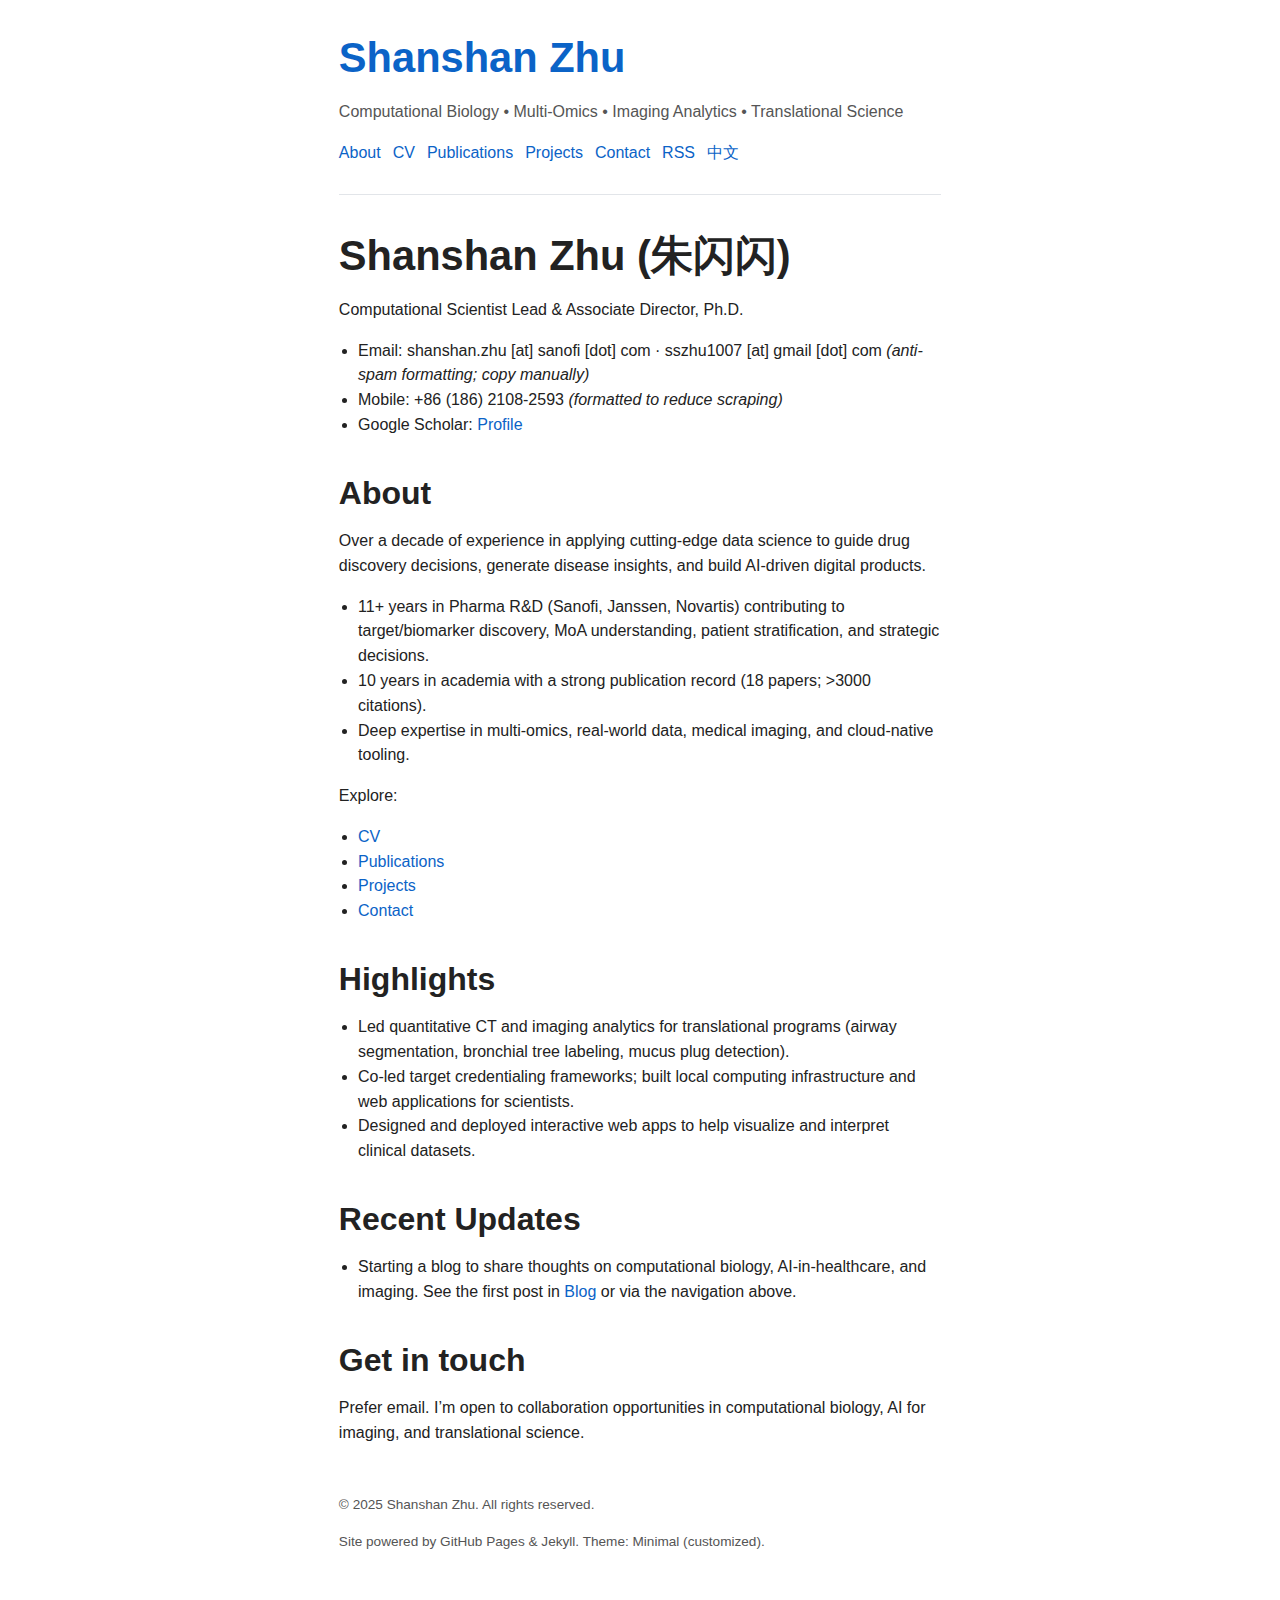
<file: index.html>
<!DOCTYPE html>
<html lang="en">
  <head>
    <meta charset="utf-8" />
    <meta name="viewport" content="width=device-width,initial-scale=1" />
  <title>Shanshan Zhu | Computational Scientist | Shanshan Zhu</title>
  
  <link rel="alternate" hreflang="en" href="https://sszhu.github.io/" />
  <link rel="alternate" hreflang="zh" href="https://sszhu.github.io/zh/" />
    <!-- Favicon & App Icons -->
    <link rel="icon" type="image/svg+xml" href="/assets/img/favicon.svg" />
    <link rel="apple-touch-icon" href="/assets/img/favicon.svg" />
    <!-- Open Graph / Twitter Meta -->
    <meta property="og:title" content="Shanshan Zhu | Computational Scientist" />
    <meta property="og:description" content="Computational scientist specializing in multi-omics, imaging analytics, translational AI, and data-driven drug discovery." />
    <meta property="og:type" content="website" />
    <meta property="og:url" content="https://sszhu.github.io/" />
    <meta property="og:image" content="https://sszhu.github.io/assets/img/og-image.png" />
    <meta name="twitter:card" content="summary_large_image" />
    <meta name="twitter:title" content="Shanshan Zhu | Computational Scientist" />
    <meta name="twitter:description" content="Computational scientist specializing in multi-omics, imaging analytics, translational AI, and data-driven drug discovery." />
    <meta name="twitter:image" content="https://sszhu.github.io/assets/img/og-image.png" />
    <!-- Begin Jekyll SEO tag v2.8.0 -->
<title>Shanshan Zhu Computational Scientist | Shanshan Zhu</title>
<meta name="generator" content="Jekyll v3.10.0" />
<meta property="og:title" content="Shanshan Zhu Computational Scientist" />
<meta name="author" content="Shanshan Zhu" />
<meta property="og:locale" content="en_US" />
<meta name="description" content="Computational scientist specializing in multi-omics, imaging analytics, translational AI, and data-driven drug discovery." />
<meta property="og:description" content="Computational scientist specializing in multi-omics, imaging analytics, translational AI, and data-driven drug discovery." />
<link rel="canonical" href="https://sszhu.github.io/" />
<meta property="og:url" content="https://sszhu.github.io/" />
<meta property="og:site_name" content="Shanshan Zhu" />
<meta property="og:type" content="website" />
<meta name="twitter:card" content="summary" />
<meta property="twitter:title" content="Shanshan Zhu Computational Scientist" />
<script type="application/ld+json">
{"@context":"https://schema.org","@type":"WebSite","author":{"@type":"Person","name":"Shanshan Zhu"},"description":"Computational scientist specializing in multi-omics, imaging analytics, translational AI, and data-driven drug discovery.","headline":"Shanshan Zhu Computational Scientist","name":"Shanshan Zhu","url":"https://sszhu.github.io/"}</script>
<!-- End Jekyll SEO tag -->

    <link rel="alternate" type="application/rss+xml" title="RSS" href="feed.xml" />
    <link rel="stylesheet" href="/assets/css/style.css" />
    <script type="application/ld+json">
    {
      "@context": "https://schema.org",
      "@type": "Person",
      "name": "Shanshan Zhu",
      "alternateName": "朱闪闪",
      "url": "https://sszhu.github.io",
      "jobTitle": "Computational Scientist Lead & Associate Director",
      "email": "mailto:shanshan [dot] zhu [at] sanofi [dot] com",
      "sameAs": [
        "http://scholar.google.com/citations?hl=en&user=cfrySY4AAAAJ",
        "https://github.com/sszhu",
        "https://www.linkedin.com/in/shanshan-z-36b0177a"
      ]
    }
    </script>
    <script>
      // Reconstruct email links from obfuscated markup (optional usage)
      document.addEventListener('DOMContentLoaded', () => {
        document.querySelectorAll('[data-local][data-domain]').forEach(el => {
          const local = el.getAttribute('data-local');
          const domain = el.getAttribute('data-domain');
          if(local && domain){
            const full = local + '@' + domain;
            const a = document.createElement('a');
            a.href = 'mailto:' + full;
            a.textContent = full;
            el.textContent = '';
            el.appendChild(a);
          }
        });
      });
    </script>
  </head>
  <body>
    <a class="skip-link" href="#main">Skip to content</a>
    <header>
      <h1><a href="/">Shanshan Zhu</a></h1>
      <p class="tagline">Computational Biology • Multi-Omics • Imaging Analytics • Translational Science</p>
      <nav aria-label="Primary">
        <ul style="list-style:none;margin:0;padding:0;display:flex;flex-wrap:wrap;gap:.75rem;">
          <li><a href="/about">About</a></li>
          <li><a href="/cv">CV</a></li>
          <li><a href="/publications">Publications</a></li>
          <li><a href="/projects">Projects</a></li>
          <li><a href="/contact">Contact</a></li>
          <li><a href="/feed.xml">RSS</a></li>
          
            <li>
              
                <a href="/zh/" lang="zh" hreflang="zh" aria-label="切换到中文">中文</a>
              
            </li>
          
        </ul>
      </nav>
      <hr />
    </header>
    <main id="main">
      <h1 id="shanshan-zhu-朱闪闪">Shanshan Zhu (朱闪闪)</h1>

<p>Computational Scientist Lead &amp; Associate Director, Ph.D.</p>

<ul>
  <li>Email: shanshan.zhu [at] sanofi [dot] com · sszhu1007 [at] gmail [dot] com <em>(anti-spam formatting; copy manually)</em></li>
  <li>Mobile: +86 (186) 2108‑2593 <em>(formatted to reduce scraping)</em></li>
  <li>Google Scholar: <a href="http://scholar.google.com/citations?hl=en&amp;user=cfrySY4AAAAJ">Profile</a></li>
</ul>

<h2 id="about">About</h2>
<p>Over a decade of experience in applying cutting-edge data science to guide drug discovery decisions, generate disease insights, and build AI-driven digital products.</p>

<ul>
  <li>11+ years in Pharma R&amp;D (Sanofi, Janssen, Novartis) contributing to target/biomarker discovery, MoA understanding, patient stratification, and strategic decisions.</li>
  <li>10 years in academia with a strong publication record (18 papers; &gt;3000 citations).</li>
  <li>Deep expertise in multi-omics, real-world data, medical imaging, and cloud-native tooling.</li>
</ul>

<p>Explore:</p>

<ul>
  <li><a href="/cv/">CV</a></li>
  <li><a href="/publications/">Publications</a></li>
  <li><a href="/projects/">Projects</a></li>
  <li><a href="/contact/">Contact</a></li>
</ul>

<h2 id="highlights">Highlights</h2>
<ul>
  <li>Led quantitative CT and imaging analytics for translational programs (airway segmentation, bronchial tree labeling, mucus plug detection).</li>
  <li>Co-led target credentialing frameworks; built local computing infrastructure and web applications for scientists.</li>
  <li>Designed and deployed interactive web apps to help visualize and interpret clinical datasets.</li>
</ul>

<h2 id="recent-updates">Recent Updates</h2>
<ul>
  <li>Starting a blog to share thoughts on computational biology, AI-in-healthcare, and imaging. See the first post in <a href="./blog.md">Blog</a> or via the navigation above.</li>
</ul>

<h2 id="get-in-touch">Get in touch</h2>
<p>Prefer email. I’m open to collaboration opportunities in computational biology, AI for imaging, and translational science.</p>

    </main>
    <footer>
      <p>&copy; 2025 Shanshan Zhu. All rights reserved.</p>
      <p>Site powered by GitHub Pages & Jekyll. Theme: Minimal (customized).</p>
    </footer>
  </body>
</html>
</file>
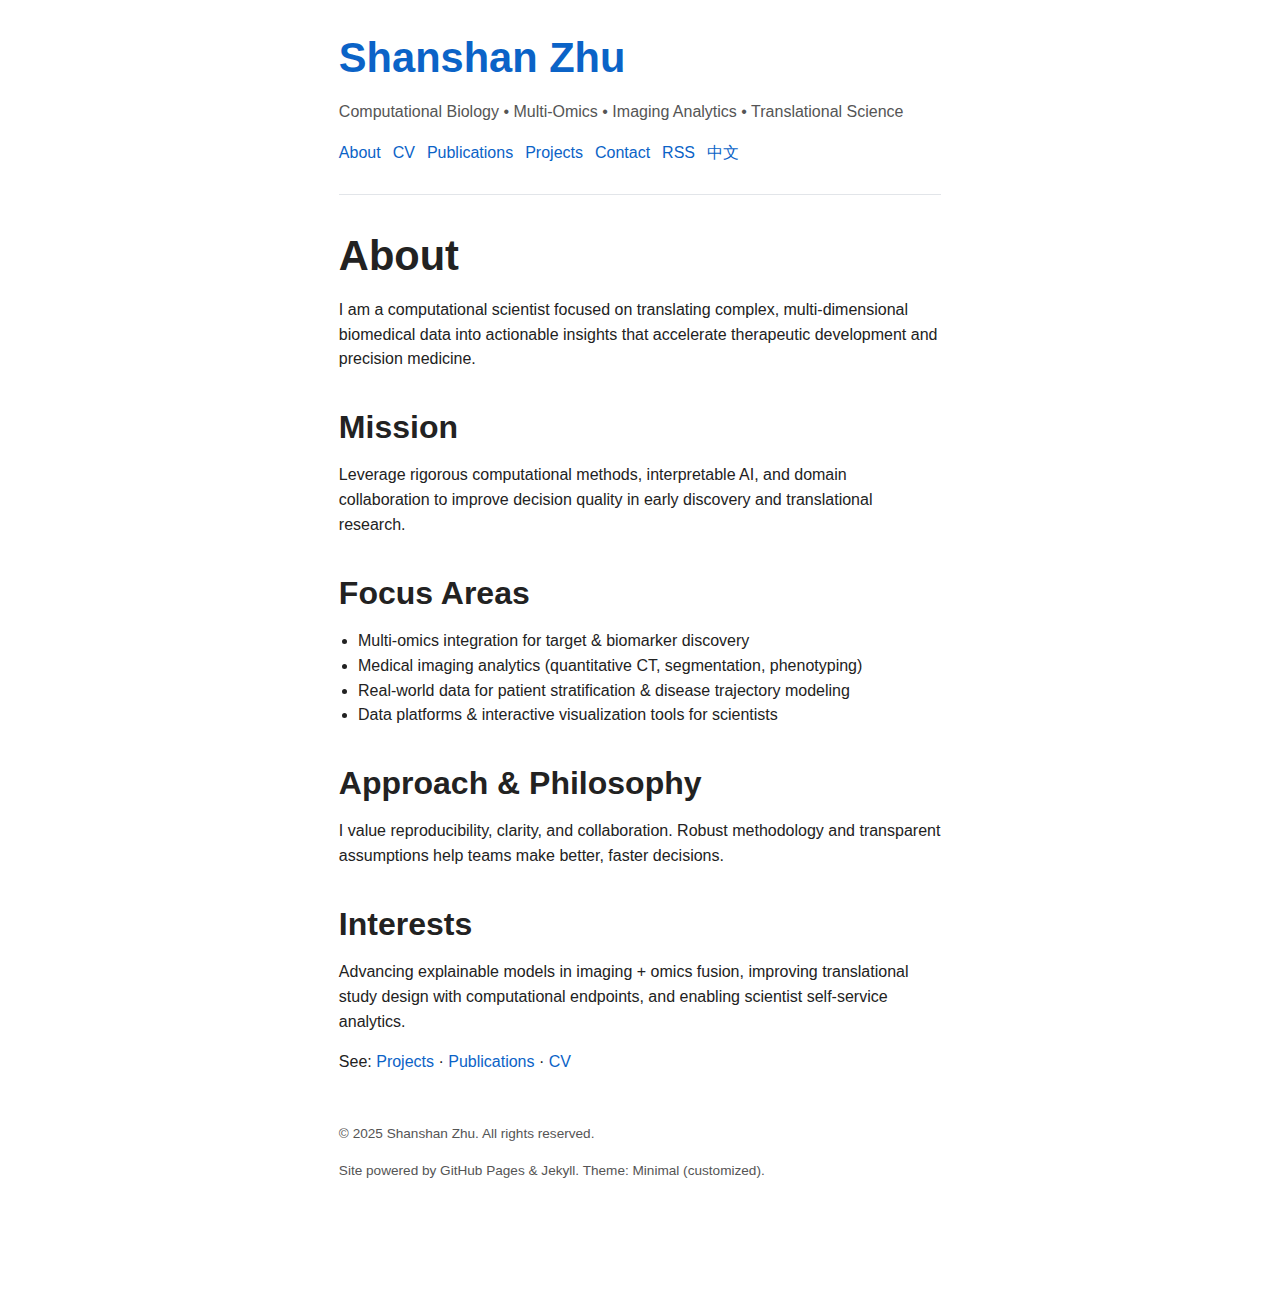
<file: about/index.html>
<!DOCTYPE html>
<html lang="en">
  <head>
    <meta charset="utf-8" />
    <meta name="viewport" content="width=device-width,initial-scale=1" />
  <title>About | Shanshan Zhu</title>
  
  <link rel="alternate" hreflang="en" href="https://sszhu.github.io/" />
  <link rel="alternate" hreflang="zh" href="https://sszhu.github.io/zh/" />
    <!-- Favicon & App Icons -->
    <link rel="icon" type="image/svg+xml" href="/assets/img/favicon.svg" />
    <link rel="apple-touch-icon" href="/assets/img/favicon.svg" />
    <!-- Open Graph / Twitter Meta -->
    <meta property="og:title" content="About" />
    <meta property="og:description" content="About Shanshan Zhu: mission, focus areas, scientific interests, and professional philosophy." />
    <meta property="og:type" content="website" />
    <meta property="og:url" content="https://sszhu.github.io/about/" />
    <meta property="og:image" content="https://sszhu.github.io/assets/img/og-image.png" />
    <meta name="twitter:card" content="summary_large_image" />
    <meta name="twitter:title" content="About" />
    <meta name="twitter:description" content="About Shanshan Zhu: mission, focus areas, scientific interests, and professional philosophy." />
    <meta name="twitter:image" content="https://sszhu.github.io/assets/img/og-image.png" />
    <!-- Begin Jekyll SEO tag v2.8.0 -->
<title>About | Shanshan Zhu</title>
<meta name="generator" content="Jekyll v3.10.0" />
<meta property="og:title" content="About" />
<meta name="author" content="Shanshan Zhu" />
<meta property="og:locale" content="en_US" />
<meta name="description" content="About Shanshan Zhu: mission, focus areas, scientific interests, and professional philosophy." />
<meta property="og:description" content="About Shanshan Zhu: mission, focus areas, scientific interests, and professional philosophy." />
<link rel="canonical" href="https://sszhu.github.io/about/" />
<meta property="og:url" content="https://sszhu.github.io/about/" />
<meta property="og:site_name" content="Shanshan Zhu" />
<meta property="og:type" content="website" />
<meta name="twitter:card" content="summary" />
<meta property="twitter:title" content="About" />
<script type="application/ld+json">
{"@context":"https://schema.org","@type":"WebSite","author":{"@type":"Person","name":"Shanshan Zhu"},"description":"About Shanshan Zhu: mission, focus areas, scientific interests, and professional philosophy.","headline":"About","name":"Shanshan Zhu","url":"https://sszhu.github.io/about/"}</script>
<!-- End Jekyll SEO tag -->

    <link rel="alternate" type="application/rss+xml" title="RSS" href="feed.xml" />
    <link rel="stylesheet" href="/assets/css/style.css" />
    <script type="application/ld+json">
    {
      "@context": "https://schema.org",
      "@type": "Person",
      "name": "Shanshan Zhu",
      "alternateName": "朱闪闪",
      "url": "https://sszhu.github.io",
      "jobTitle": "Computational Scientist Lead & Associate Director",
      "email": "mailto:shanshan [dot] zhu [at] sanofi [dot] com",
      "sameAs": [
        "http://scholar.google.com/citations?hl=en&user=cfrySY4AAAAJ",
        "https://github.com/sszhu",
        "https://www.linkedin.com/in/shanshan-z-36b0177a"
      ]
    }
    </script>
    <script>
      // Reconstruct email links from obfuscated markup (optional usage)
      document.addEventListener('DOMContentLoaded', () => {
        document.querySelectorAll('[data-local][data-domain]').forEach(el => {
          const local = el.getAttribute('data-local');
          const domain = el.getAttribute('data-domain');
          if(local && domain){
            const full = local + '@' + domain;
            const a = document.createElement('a');
            a.href = 'mailto:' + full;
            a.textContent = full;
            el.textContent = '';
            el.appendChild(a);
          }
        });
      });
    </script>
  </head>
  <body>
    <a class="skip-link" href="#main">Skip to content</a>
    <header>
      <h1><a href="/">Shanshan Zhu</a></h1>
      <p class="tagline">Computational Biology • Multi-Omics • Imaging Analytics • Translational Science</p>
      <nav aria-label="Primary">
        <ul style="list-style:none;margin:0;padding:0;display:flex;flex-wrap:wrap;gap:.75rem;">
          <li><a href="/about">About</a></li>
          <li><a href="/cv">CV</a></li>
          <li><a href="/publications">Publications</a></li>
          <li><a href="/projects">Projects</a></li>
          <li><a href="/contact">Contact</a></li>
          <li><a href="/feed.xml">RSS</a></li>
          
            <li>
              
                <a href="/zh/" lang="zh" hreflang="zh" aria-label="切换到中文">中文</a>
              
            </li>
          
        </ul>
      </nav>
      <hr />
    </header>
    <main id="main">
      <h1 id="about">About</h1>

<p>I am a computational scientist focused on translating complex, multi-dimensional biomedical data into actionable insights that accelerate therapeutic development and precision medicine.</p>

<h2 id="mission">Mission</h2>
<p>Leverage rigorous computational methods, interpretable AI, and domain collaboration to improve decision quality in early discovery and translational research.</p>

<h2 id="focus-areas">Focus Areas</h2>
<ul>
  <li>Multi-omics integration for target &amp; biomarker discovery</li>
  <li>Medical imaging analytics (quantitative CT, segmentation, phenotyping)</li>
  <li>Real-world data for patient stratification &amp; disease trajectory modeling</li>
  <li>Data platforms &amp; interactive visualization tools for scientists</li>
</ul>

<h2 id="approach--philosophy">Approach &amp; Philosophy</h2>
<p>I value reproducibility, clarity, and collaboration. Robust methodology and transparent assumptions help teams make better, faster decisions.</p>

<h2 id="interests">Interests</h2>
<p>Advancing explainable models in imaging + omics fusion, improving translational study design with computational endpoints, and enabling scientist self-service analytics.</p>

<p>See: <a href="./projects">Projects</a> · <a href="./publications">Publications</a> · <a href="./cv">CV</a></p>

    </main>
    <footer>
      <p>&copy; 2025 Shanshan Zhu. All rights reserved.</p>
      <p>Site powered by GitHub Pages & Jekyll. Theme: Minimal (customized).</p>
    </footer>
  </body>
</html>
</file>
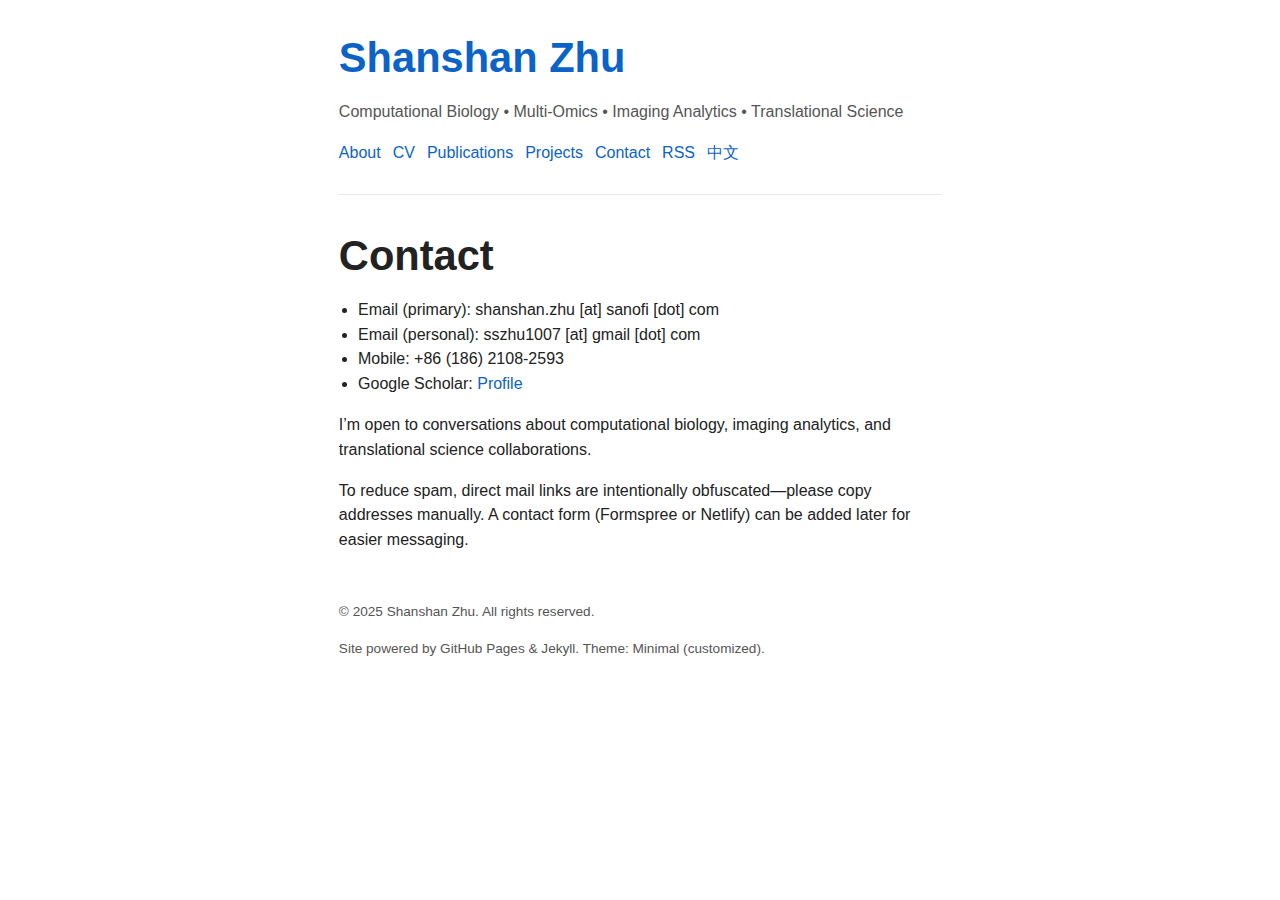
<file: contact/index.html>
<!DOCTYPE html>
<html lang="en">
  <head>
    <meta charset="utf-8" />
    <meta name="viewport" content="width=device-width,initial-scale=1" />
  <title>Contact | Shanshan Zhu</title>
  
  <link rel="alternate" hreflang="en" href="https://sszhu.github.io/" />
  <link rel="alternate" hreflang="zh" href="https://sszhu.github.io/zh/" />
    <!-- Favicon & App Icons -->
    <link rel="icon" type="image/svg+xml" href="/assets/img/favicon.svg" />
    <link rel="apple-touch-icon" href="/assets/img/favicon.svg" />
    <!-- Open Graph / Twitter Meta -->
    <meta property="og:title" content="Contact" />
    <meta property="og:description" content="Contact details for collaboration in computational biology, imaging analytics, and translational science." />
    <meta property="og:type" content="website" />
    <meta property="og:url" content="https://sszhu.github.io/contact/" />
    <meta property="og:image" content="https://sszhu.github.io/assets/img/og-image.png" />
    <meta name="twitter:card" content="summary_large_image" />
    <meta name="twitter:title" content="Contact" />
    <meta name="twitter:description" content="Contact details for collaboration in computational biology, imaging analytics, and translational science." />
    <meta name="twitter:image" content="https://sszhu.github.io/assets/img/og-image.png" />
    <!-- Begin Jekyll SEO tag v2.8.0 -->
<title>Contact | Shanshan Zhu</title>
<meta name="generator" content="Jekyll v3.10.0" />
<meta property="og:title" content="Contact" />
<meta name="author" content="Shanshan Zhu" />
<meta property="og:locale" content="en_US" />
<meta name="description" content="Contact details for collaboration in computational biology, imaging analytics, and translational science." />
<meta property="og:description" content="Contact details for collaboration in computational biology, imaging analytics, and translational science." />
<link rel="canonical" href="https://sszhu.github.io/contact/" />
<meta property="og:url" content="https://sszhu.github.io/contact/" />
<meta property="og:site_name" content="Shanshan Zhu" />
<meta property="og:type" content="website" />
<meta name="twitter:card" content="summary" />
<meta property="twitter:title" content="Contact" />
<script type="application/ld+json">
{"@context":"https://schema.org","@type":"WebPage","author":{"@type":"Person","name":"Shanshan Zhu"},"description":"Contact details for collaboration in computational biology, imaging analytics, and translational science.","headline":"Contact","url":"https://sszhu.github.io/contact/"}</script>
<!-- End Jekyll SEO tag -->

    <link rel="alternate" type="application/rss+xml" title="RSS" href="feed.xml" />
    <link rel="stylesheet" href="/assets/css/style.css" />
    <script type="application/ld+json">
    {
      "@context": "https://schema.org",
      "@type": "Person",
      "name": "Shanshan Zhu",
      "alternateName": "朱闪闪",
      "url": "https://sszhu.github.io",
      "jobTitle": "Computational Scientist Lead & Associate Director",
      "email": "mailto:shanshan [dot] zhu [at] sanofi [dot] com",
      "sameAs": [
        "http://scholar.google.com/citations?hl=en&user=cfrySY4AAAAJ",
        "https://github.com/sszhu",
        "https://www.linkedin.com/in/shanshan-z-36b0177a"
      ]
    }
    </script>
    <script>
      // Reconstruct email links from obfuscated markup (optional usage)
      document.addEventListener('DOMContentLoaded', () => {
        document.querySelectorAll('[data-local][data-domain]').forEach(el => {
          const local = el.getAttribute('data-local');
          const domain = el.getAttribute('data-domain');
          if(local && domain){
            const full = local + '@' + domain;
            const a = document.createElement('a');
            a.href = 'mailto:' + full;
            a.textContent = full;
            el.textContent = '';
            el.appendChild(a);
          }
        });
      });
    </script>
  </head>
  <body>
    <a class="skip-link" href="#main">Skip to content</a>
    <header>
      <h1><a href="/">Shanshan Zhu</a></h1>
      <p class="tagline">Computational Biology • Multi-Omics • Imaging Analytics • Translational Science</p>
      <nav aria-label="Primary">
        <ul style="list-style:none;margin:0;padding:0;display:flex;flex-wrap:wrap;gap:.75rem;">
          <li><a href="/about">About</a></li>
          <li><a href="/cv">CV</a></li>
          <li><a href="/publications">Publications</a></li>
          <li><a href="/projects">Projects</a></li>
          <li><a href="/contact">Contact</a></li>
          <li><a href="/feed.xml">RSS</a></li>
          
            <li>
              
                <a href="/zh/" lang="zh" hreflang="zh" aria-label="切换到中文">中文</a>
              
            </li>
          
        </ul>
      </nav>
      <hr />
    </header>
    <main id="main">
      <h1 id="contact">Contact</h1>

<ul>
  <li>Email (primary): shanshan.zhu [at] sanofi [dot] com</li>
  <li>Email (personal): sszhu1007 [at] gmail [dot] com</li>
  <li>Mobile: +86 (186) 2108‑2593</li>
  <li>Google Scholar: <a href="http://scholar.google.com/citations?hl=en&amp;user=cfrySY4AAAAJ">Profile</a></li>
</ul>

<p>I’m open to conversations about computational biology, imaging analytics, and translational science collaborations.</p>

<p>To reduce spam, direct mail links are intentionally obfuscated—please copy addresses manually. A contact form (Formspree or Netlify) can be added later for easier messaging.</p>

    </main>
    <footer>
      <p>&copy; 2025 Shanshan Zhu. All rights reserved.</p>
      <p>Site powered by GitHub Pages & Jekyll. Theme: Minimal (customized).</p>
    </footer>
  </body>
</html>
</file>
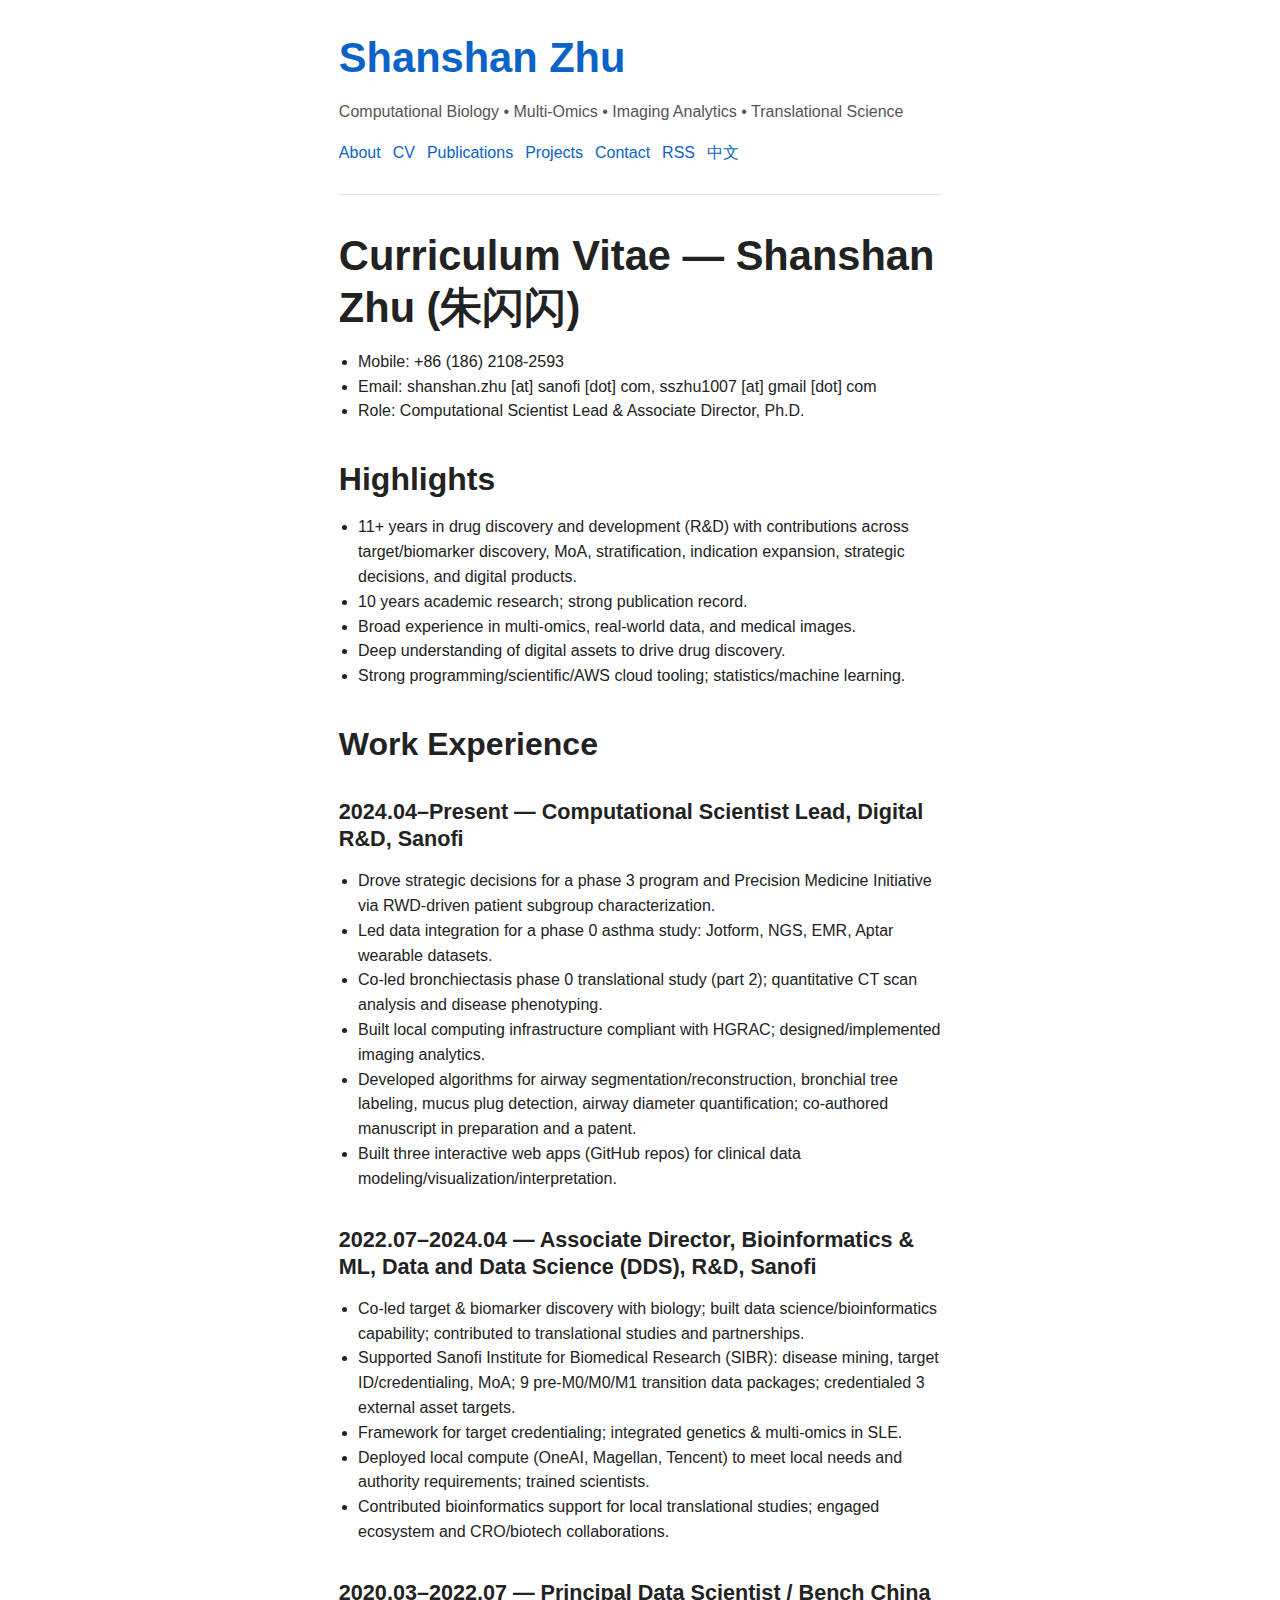
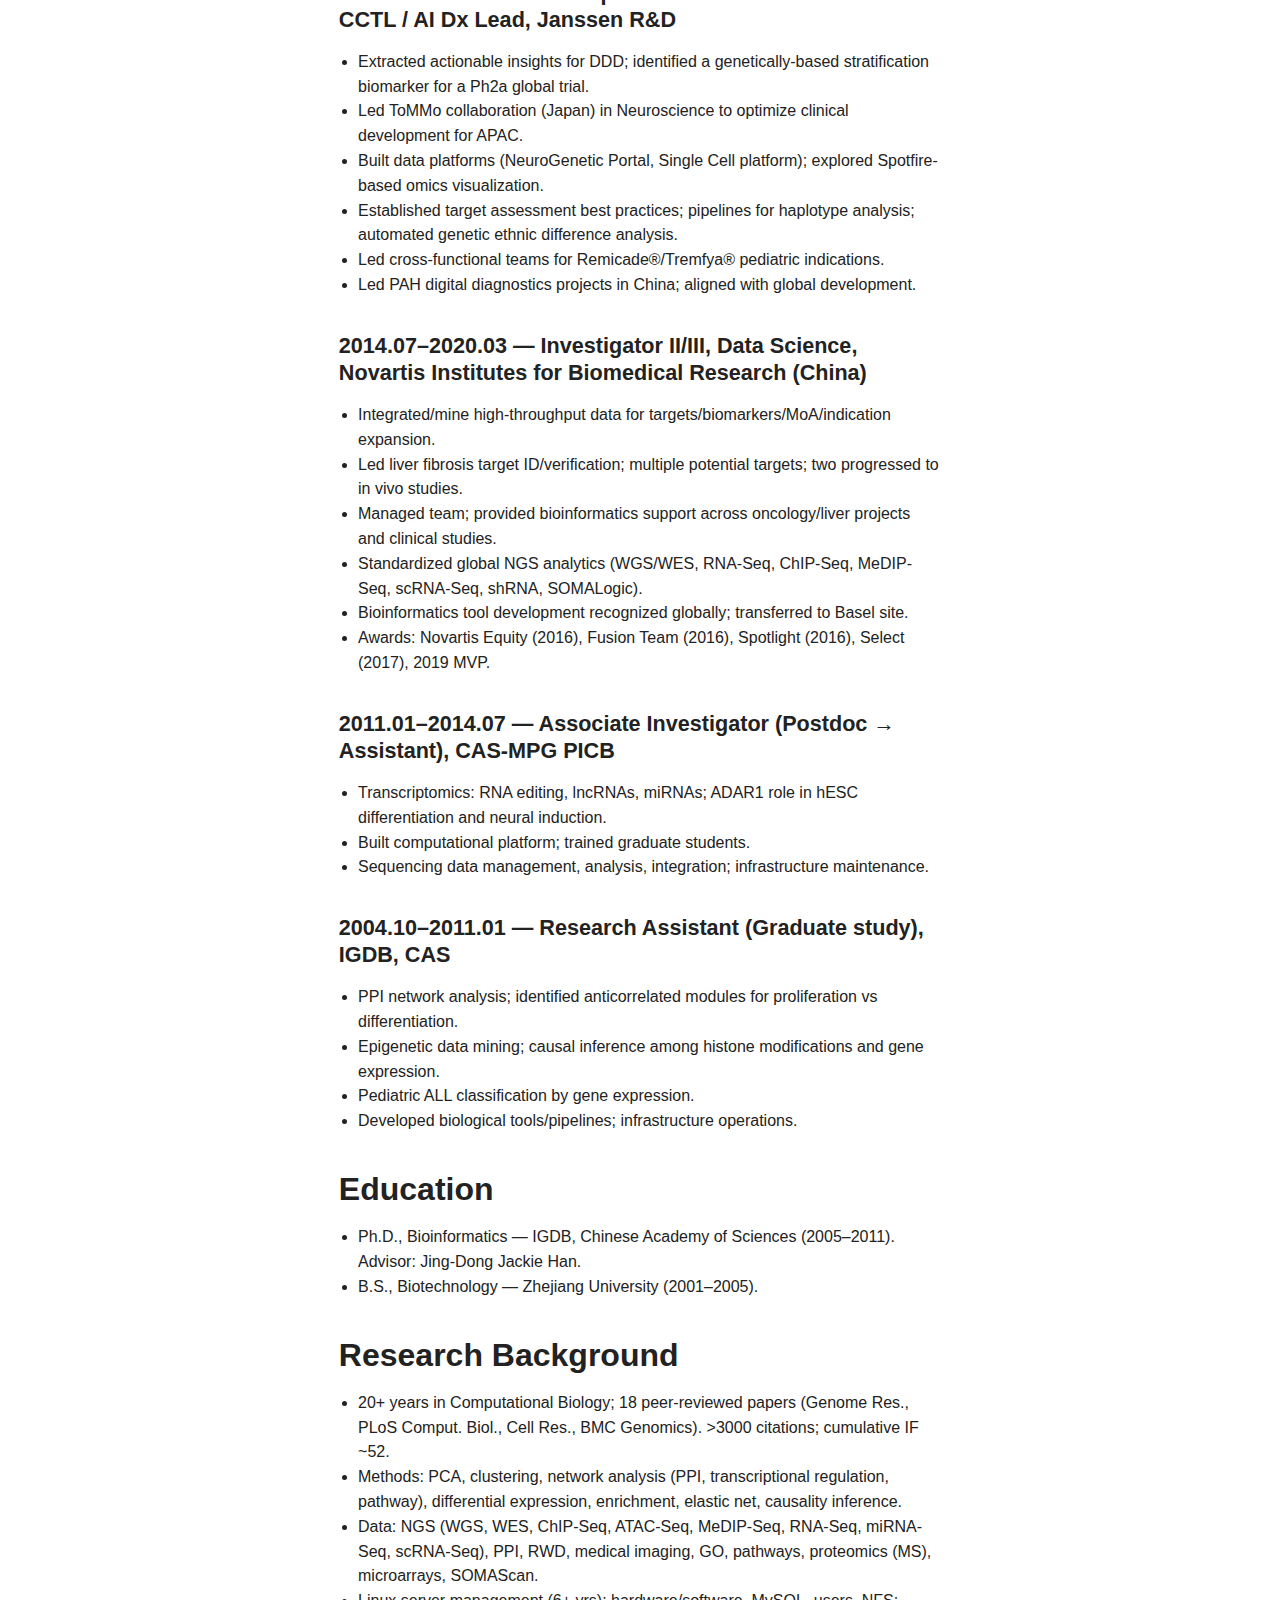
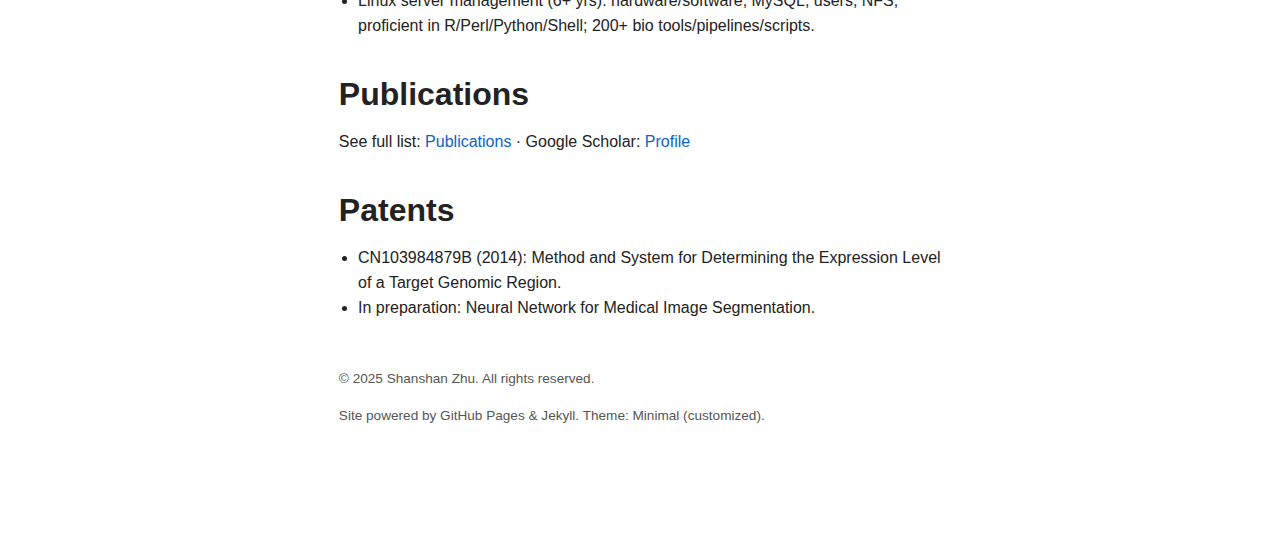
<file: cv/index.html>
<!DOCTYPE html>
<html lang="en">
  <head>
    <meta charset="utf-8" />
    <meta name="viewport" content="width=device-width,initial-scale=1" />
  <title>Curriculum Vitae | Shanshan Zhu</title>
  
  <link rel="alternate" hreflang="en" href="https://sszhu.github.io/" />
  <link rel="alternate" hreflang="zh" href="https://sszhu.github.io/zh/" />
    <!-- Favicon & App Icons -->
    <link rel="icon" type="image/svg+xml" href="/assets/img/favicon.svg" />
    <link rel="apple-touch-icon" href="/assets/img/favicon.svg" />
    <!-- Open Graph / Twitter Meta -->
    <meta property="og:title" content="Curriculum Vitae" />
    <meta property="og:description" content="CV of Shanshan Zhu: computational biology, multi-omics, imaging analytics, translational science leadership." />
    <meta property="og:type" content="website" />
    <meta property="og:url" content="https://sszhu.github.io/cv/" />
    <meta property="og:image" content="https://sszhu.github.io/assets/img/og-image.png" />
    <meta name="twitter:card" content="summary_large_image" />
    <meta name="twitter:title" content="Curriculum Vitae" />
    <meta name="twitter:description" content="CV of Shanshan Zhu: computational biology, multi-omics, imaging analytics, translational science leadership." />
    <meta name="twitter:image" content="https://sszhu.github.io/assets/img/og-image.png" />
    <!-- Begin Jekyll SEO tag v2.8.0 -->
<title>Curriculum Vitae | Shanshan Zhu</title>
<meta name="generator" content="Jekyll v3.10.0" />
<meta property="og:title" content="Curriculum Vitae" />
<meta name="author" content="Shanshan Zhu" />
<meta property="og:locale" content="en_US" />
<meta name="description" content="CV of Shanshan Zhu: computational biology, multi-omics, imaging analytics, translational science leadership." />
<meta property="og:description" content="CV of Shanshan Zhu: computational biology, multi-omics, imaging analytics, translational science leadership." />
<link rel="canonical" href="https://sszhu.github.io/cv/" />
<meta property="og:url" content="https://sszhu.github.io/cv/" />
<meta property="og:site_name" content="Shanshan Zhu" />
<meta property="og:type" content="website" />
<meta name="twitter:card" content="summary" />
<meta property="twitter:title" content="Curriculum Vitae" />
<script type="application/ld+json">
{"@context":"https://schema.org","@type":"WebPage","author":{"@type":"Person","name":"Shanshan Zhu"},"description":"CV of Shanshan Zhu: computational biology, multi-omics, imaging analytics, translational science leadership.","headline":"Curriculum Vitae","url":"https://sszhu.github.io/cv/"}</script>
<!-- End Jekyll SEO tag -->

    <link rel="alternate" type="application/rss+xml" title="RSS" href="feed.xml" />
    <link rel="stylesheet" href="/assets/css/style.css" />
    <script type="application/ld+json">
    {
      "@context": "https://schema.org",
      "@type": "Person",
      "name": "Shanshan Zhu",
      "alternateName": "朱闪闪",
      "url": "https://sszhu.github.io",
      "jobTitle": "Computational Scientist Lead & Associate Director",
      "email": "mailto:shanshan [dot] zhu [at] sanofi [dot] com",
      "sameAs": [
        "http://scholar.google.com/citations?hl=en&user=cfrySY4AAAAJ",
        "https://github.com/sszhu",
        "https://www.linkedin.com/in/shanshan-z-36b0177a"
      ]
    }
    </script>
    <script>
      // Reconstruct email links from obfuscated markup (optional usage)
      document.addEventListener('DOMContentLoaded', () => {
        document.querySelectorAll('[data-local][data-domain]').forEach(el => {
          const local = el.getAttribute('data-local');
          const domain = el.getAttribute('data-domain');
          if(local && domain){
            const full = local + '@' + domain;
            const a = document.createElement('a');
            a.href = 'mailto:' + full;
            a.textContent = full;
            el.textContent = '';
            el.appendChild(a);
          }
        });
      });
    </script>
  </head>
  <body>
    <a class="skip-link" href="#main">Skip to content</a>
    <header>
      <h1><a href="/">Shanshan Zhu</a></h1>
      <p class="tagline">Computational Biology • Multi-Omics • Imaging Analytics • Translational Science</p>
      <nav aria-label="Primary">
        <ul style="list-style:none;margin:0;padding:0;display:flex;flex-wrap:wrap;gap:.75rem;">
          <li><a href="/about">About</a></li>
          <li><a href="/cv">CV</a></li>
          <li><a href="/publications">Publications</a></li>
          <li><a href="/projects">Projects</a></li>
          <li><a href="/contact">Contact</a></li>
          <li><a href="/feed.xml">RSS</a></li>
          
            <li>
              
                <a href="/zh/" lang="zh" hreflang="zh" aria-label="切换到中文">中文</a>
              
            </li>
          
        </ul>
      </nav>
      <hr />
    </header>
    <main id="main">
      <h1 id="curriculum-vitae--shanshan-zhu-朱闪闪">Curriculum Vitae — Shanshan Zhu (朱闪闪)</h1>

<ul>
  <li>Mobile: +86 (186) 2108‑2593</li>
  <li>Email: shanshan.zhu [at] sanofi [dot] com, sszhu1007 [at] gmail [dot] com</li>
  <li>Role: Computational Scientist Lead &amp; Associate Director, Ph.D.</li>
</ul>

<h2 id="highlights">Highlights</h2>
<ul>
  <li>11+ years in drug discovery and development (R&amp;D) with contributions across target/biomarker discovery, MoA, stratification, indication expansion, strategic decisions, and digital products.</li>
  <li>10 years academic research; strong publication record.</li>
  <li>Broad experience in multi-omics, real-world data, and medical images.</li>
  <li>Deep understanding of digital assets to drive drug discovery.</li>
  <li>Strong programming/scientific/AWS cloud tooling; statistics/machine learning.</li>
</ul>

<h2 id="work-experience">Work Experience</h2>

<h3 id="202404present--computational-scientist-lead-digital-rd-sanofi">2024.04–Present — Computational Scientist Lead, Digital R&amp;D, Sanofi</h3>
<ul>
  <li>Drove strategic decisions for a phase 3 program and Precision Medicine Initiative via RWD-driven patient subgroup characterization.</li>
  <li>Led data integration for a phase 0 asthma study: Jotform, NGS, EMR, Aptar wearable datasets.</li>
  <li>Co-led bronchiectasis phase 0 translational study (part 2); quantitative CT scan analysis and disease phenotyping.</li>
  <li>Built local computing infrastructure compliant with HGRAC; designed/implemented imaging analytics.</li>
  <li>Developed algorithms for airway segmentation/reconstruction, bronchial tree labeling, mucus plug detection, airway diameter quantification; co-authored manuscript in preparation and a patent.</li>
  <li>Built three interactive web apps (GitHub repos) for clinical data modeling/visualization/interpretation.</li>
</ul>

<h3 id="202207202404--associate-director-bioinformatics--ml-data-and-data-science-dds-rd-sanofi">2022.07–2024.04 — Associate Director, Bioinformatics &amp; ML, Data and Data Science (DDS), R&amp;D, Sanofi</h3>
<ul>
  <li>Co-led target &amp; biomarker discovery with biology; built data science/bioinformatics capability; contributed to translational studies and partnerships.</li>
  <li>Supported Sanofi Institute for Biomedical Research (SIBR): disease mining, target ID/credentialing, MoA; 9 pre-M0/M0/M1 transition data packages; credentialed 3 external asset targets.</li>
  <li>Framework for target credentialing; integrated genetics &amp; multi-omics in SLE.</li>
  <li>Deployed local compute (OneAI, Magellan, Tencent) to meet local needs and authority requirements; trained scientists.</li>
  <li>Contributed bioinformatics support for local translational studies; engaged ecosystem and CRO/biotech collaborations.</li>
</ul>

<h3 id="202003202207--principal-data-scientist--bench-china-cctl--ai-dx-lead-janssen-rd">2020.03–2022.07 — Principal Data Scientist / Bench China CCTL / AI Dx Lead, Janssen R&amp;D</h3>
<ul>
  <li>Extracted actionable insights for DDD; identified a genetically-based stratification biomarker for a Ph2a global trial.</li>
  <li>Led ToMMo collaboration (Japan) in Neuroscience to optimize clinical development for APAC.</li>
  <li>Built data platforms (NeuroGenetic Portal, Single Cell platform); explored Spotfire-based omics visualization.</li>
  <li>Established target assessment best practices; pipelines for haplotype analysis; automated genetic ethnic difference analysis.</li>
  <li>Led cross-functional teams for Remicade®/Tremfya® pediatric indications.</li>
  <li>Led PAH digital diagnostics projects in China; aligned with global development.</li>
</ul>

<h3 id="201407202003--investigator-iiiii-data-science-novartis-institutes-for-biomedical-research-china">2014.07–2020.03 — Investigator II/III, Data Science, Novartis Institutes for Biomedical Research (China)</h3>
<ul>
  <li>Integrated/mine high-throughput data for targets/biomarkers/MoA/indication expansion.</li>
  <li>Led liver fibrosis target ID/verification; multiple potential targets; two progressed to in vivo studies.</li>
  <li>Managed team; provided bioinformatics support across oncology/liver projects and clinical studies.</li>
  <li>Standardized global NGS analytics (WGS/WES, RNA-Seq, ChIP-Seq, MeDIP-Seq, scRNA-Seq, shRNA, SOMALogic).</li>
  <li>Bioinformatics tool development recognized globally; transferred to Basel site.</li>
  <li>Awards: Novartis Equity (2016), Fusion Team (2016), Spotlight (2016), Select (2017), 2019 MVP.</li>
</ul>

<h3 id="201101201407--associate-investigator-postdoc--assistant-cas-mpg-picb">2011.01–2014.07 — Associate Investigator (Postdoc → Assistant), CAS-MPG PICB</h3>
<ul>
  <li>Transcriptomics: RNA editing, lncRNAs, miRNAs; ADAR1 role in hESC differentiation and neural induction.</li>
  <li>Built computational platform; trained graduate students.</li>
  <li>Sequencing data management, analysis, integration; infrastructure maintenance.</li>
</ul>

<h3 id="200410201101--research-assistant-graduate-study-igdb-cas">2004.10–2011.01 — Research Assistant (Graduate study), IGDB, CAS</h3>
<ul>
  <li>PPI network analysis; identified anticorrelated modules for proliferation vs differentiation.</li>
  <li>Epigenetic data mining; causal inference among histone modifications and gene expression.</li>
  <li>Pediatric ALL classification by gene expression.</li>
  <li>Developed biological tools/pipelines; infrastructure operations.</li>
</ul>

<h2 id="education">Education</h2>
<ul>
  <li>Ph.D., Bioinformatics — IGDB, Chinese Academy of Sciences (2005–2011). Advisor: Jing-Dong Jackie Han.</li>
  <li>B.S., Biotechnology — Zhejiang University (2001–2005).</li>
</ul>

<h2 id="research-background">Research Background</h2>
<ul>
  <li>20+ years in Computational Biology; 18 peer-reviewed papers (Genome Res., PLoS Comput. Biol., Cell Res., BMC Genomics). &gt;3000 citations; cumulative IF ~52.</li>
  <li>Methods: PCA, clustering, network analysis (PPI, transcriptional regulation, pathway), differential expression, enrichment, elastic net, causality inference.</li>
  <li>Data: NGS (WGS, WES, ChIP-Seq, ATAC-Seq, MeDIP-Seq, RNA-Seq, miRNA-Seq, scRNA-Seq), PPI, RWD, medical imaging, GO, pathways, proteomics (MS), microarrays, SOMAScan.</li>
  <li>Linux server management (6+ yrs): hardware/software, MySQL, users, NFS; proficient in R/Perl/Python/Shell; 200+ bio tools/pipelines/scripts.</li>
</ul>

<h2 id="publications">Publications</h2>
<p>See full list: <a href="/publications/">Publications</a> · Google Scholar: <a href="http://scholar.google.com/citations?hl=en&amp;user=cfrySY4AAAAJ">Profile</a></p>

<h2 id="patents">Patents</h2>
<ul>
  <li>CN103984879B (2014): Method and System for Determining the Expression Level of a Target Genomic Region.</li>
  <li>In preparation: Neural Network for Medical Image Segmentation.</li>
</ul>

    </main>
    <footer>
      <p>&copy; 2025 Shanshan Zhu. All rights reserved.</p>
      <p>Site powered by GitHub Pages & Jekyll. Theme: Minimal (customized).</p>
    </footer>
  </body>
</html>
</file>
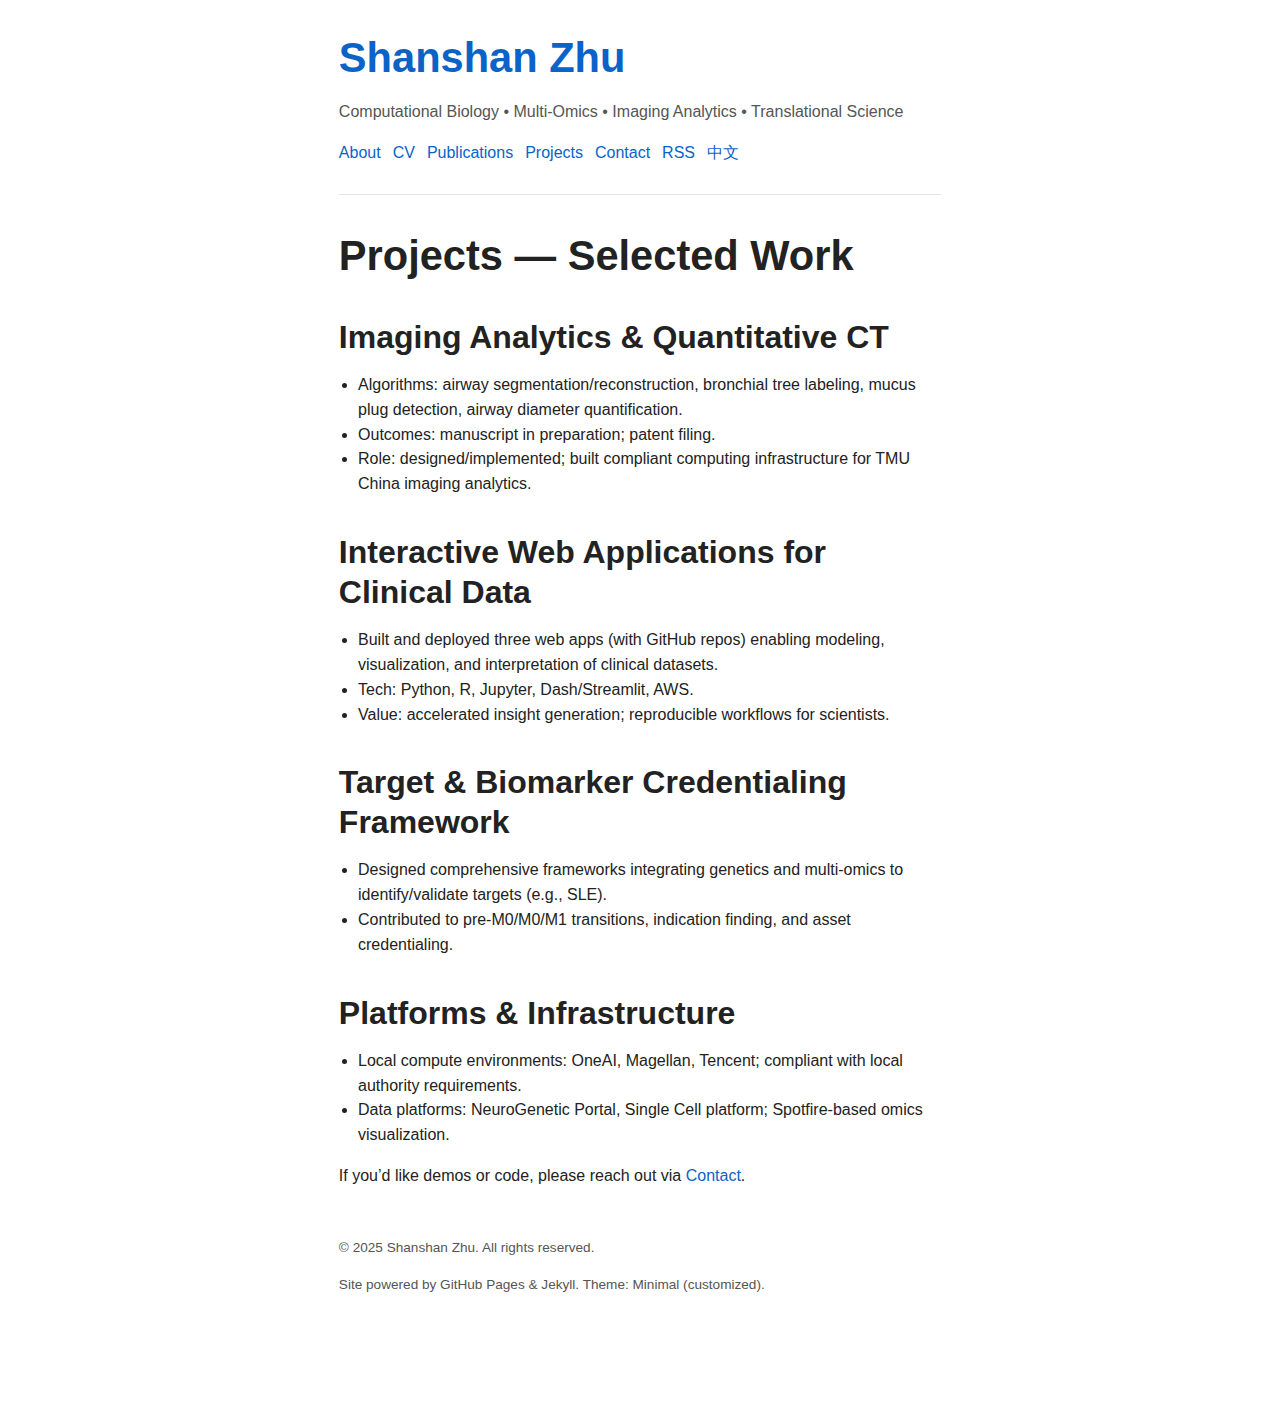
<file: projects/index.html>
<!DOCTYPE html>
<html lang="en">
  <head>
    <meta charset="utf-8" />
    <meta name="viewport" content="width=device-width,initial-scale=1" />
  <title>Projects | Shanshan Zhu</title>
  
  <link rel="alternate" hreflang="en" href="https://sszhu.github.io/" />
  <link rel="alternate" hreflang="zh" href="https://sszhu.github.io/zh/" />
    <!-- Favicon & App Icons -->
    <link rel="icon" type="image/svg+xml" href="/assets/img/favicon.svg" />
    <link rel="apple-touch-icon" href="/assets/img/favicon.svg" />
    <!-- Open Graph / Twitter Meta -->
    <meta property="og:title" content="Projects" />
    <meta property="og:description" content="Selected projects: imaging analytics, web applications for clinical data, target credentialing, platforms." />
    <meta property="og:type" content="website" />
    <meta property="og:url" content="https://sszhu.github.io/projects/" />
    <meta property="og:image" content="https://sszhu.github.io/assets/img/og-image.png" />
    <meta name="twitter:card" content="summary_large_image" />
    <meta name="twitter:title" content="Projects" />
    <meta name="twitter:description" content="Selected projects: imaging analytics, web applications for clinical data, target credentialing, platforms." />
    <meta name="twitter:image" content="https://sszhu.github.io/assets/img/og-image.png" />
    <!-- Begin Jekyll SEO tag v2.8.0 -->
<title>Projects | Shanshan Zhu</title>
<meta name="generator" content="Jekyll v3.10.0" />
<meta property="og:title" content="Projects" />
<meta name="author" content="Shanshan Zhu" />
<meta property="og:locale" content="en_US" />
<meta name="description" content="Selected projects: imaging analytics, web applications for clinical data, target credentialing, platforms." />
<meta property="og:description" content="Selected projects: imaging analytics, web applications for clinical data, target credentialing, platforms." />
<link rel="canonical" href="https://sszhu.github.io/projects/" />
<meta property="og:url" content="https://sszhu.github.io/projects/" />
<meta property="og:site_name" content="Shanshan Zhu" />
<meta property="og:type" content="website" />
<meta name="twitter:card" content="summary" />
<meta property="twitter:title" content="Projects" />
<script type="application/ld+json">
{"@context":"https://schema.org","@type":"WebPage","author":{"@type":"Person","name":"Shanshan Zhu"},"description":"Selected projects: imaging analytics, web applications for clinical data, target credentialing, platforms.","headline":"Projects","url":"https://sszhu.github.io/projects/"}</script>
<!-- End Jekyll SEO tag -->

    <link rel="alternate" type="application/rss+xml" title="RSS" href="feed.xml" />
    <link rel="stylesheet" href="/assets/css/style.css" />
    <script type="application/ld+json">
    {
      "@context": "https://schema.org",
      "@type": "Person",
      "name": "Shanshan Zhu",
      "alternateName": "朱闪闪",
      "url": "https://sszhu.github.io",
      "jobTitle": "Computational Scientist Lead & Associate Director",
      "email": "mailto:shanshan [dot] zhu [at] sanofi [dot] com",
      "sameAs": [
        "http://scholar.google.com/citations?hl=en&user=cfrySY4AAAAJ",
        "https://github.com/sszhu",
        "https://www.linkedin.com/in/shanshan-z-36b0177a"
      ]
    }
    </script>
    <script>
      // Reconstruct email links from obfuscated markup (optional usage)
      document.addEventListener('DOMContentLoaded', () => {
        document.querySelectorAll('[data-local][data-domain]').forEach(el => {
          const local = el.getAttribute('data-local');
          const domain = el.getAttribute('data-domain');
          if(local && domain){
            const full = local + '@' + domain;
            const a = document.createElement('a');
            a.href = 'mailto:' + full;
            a.textContent = full;
            el.textContent = '';
            el.appendChild(a);
          }
        });
      });
    </script>
  </head>
  <body>
    <a class="skip-link" href="#main">Skip to content</a>
    <header>
      <h1><a href="/">Shanshan Zhu</a></h1>
      <p class="tagline">Computational Biology • Multi-Omics • Imaging Analytics • Translational Science</p>
      <nav aria-label="Primary">
        <ul style="list-style:none;margin:0;padding:0;display:flex;flex-wrap:wrap;gap:.75rem;">
          <li><a href="/about">About</a></li>
          <li><a href="/cv">CV</a></li>
          <li><a href="/publications">Publications</a></li>
          <li><a href="/projects">Projects</a></li>
          <li><a href="/contact">Contact</a></li>
          <li><a href="/feed.xml">RSS</a></li>
          
            <li>
              
                <a href="/zh/" lang="zh" hreflang="zh" aria-label="切换到中文">中文</a>
              
            </li>
          
        </ul>
      </nav>
      <hr />
    </header>
    <main id="main">
      <h1 id="projects--selected-work">Projects — Selected Work</h1>

<h2 id="imaging-analytics--quantitative-ct">Imaging Analytics &amp; Quantitative CT</h2>
<ul>
  <li>Algorithms: airway segmentation/reconstruction, bronchial tree labeling, mucus plug detection, airway diameter quantification.</li>
  <li>Outcomes: manuscript in preparation; patent filing.</li>
  <li>Role: designed/implemented; built compliant computing infrastructure for TMU China imaging analytics.</li>
</ul>

<h2 id="interactive-web-applications-for-clinical-data">Interactive Web Applications for Clinical Data</h2>
<ul>
  <li>Built and deployed three web apps (with GitHub repos) enabling modeling, visualization, and interpretation of clinical datasets.</li>
  <li>Tech: Python, R, Jupyter, Dash/Streamlit, AWS.</li>
  <li>Value: accelerated insight generation; reproducible workflows for scientists.</li>
</ul>

<h2 id="target--biomarker-credentialing-framework">Target &amp; Biomarker Credentialing Framework</h2>
<ul>
  <li>Designed comprehensive frameworks integrating genetics and multi-omics to identify/validate targets (e.g., SLE).</li>
  <li>Contributed to pre-M0/M0/M1 transitions, indication finding, and asset credentialing.</li>
</ul>

<h2 id="platforms--infrastructure">Platforms &amp; Infrastructure</h2>
<ul>
  <li>Local compute environments: OneAI, Magellan, Tencent; compliant with local authority requirements.</li>
  <li>Data platforms: NeuroGenetic Portal, Single Cell platform; Spotfire-based omics visualization.</li>
</ul>

<p>If you’d like demos or code, please reach out via <a href="/contact/">Contact</a>.</p>

    </main>
    <footer>
      <p>&copy; 2025 Shanshan Zhu. All rights reserved.</p>
      <p>Site powered by GitHub Pages & Jekyll. Theme: Minimal (customized).</p>
    </footer>
  </body>
</html>
</file>
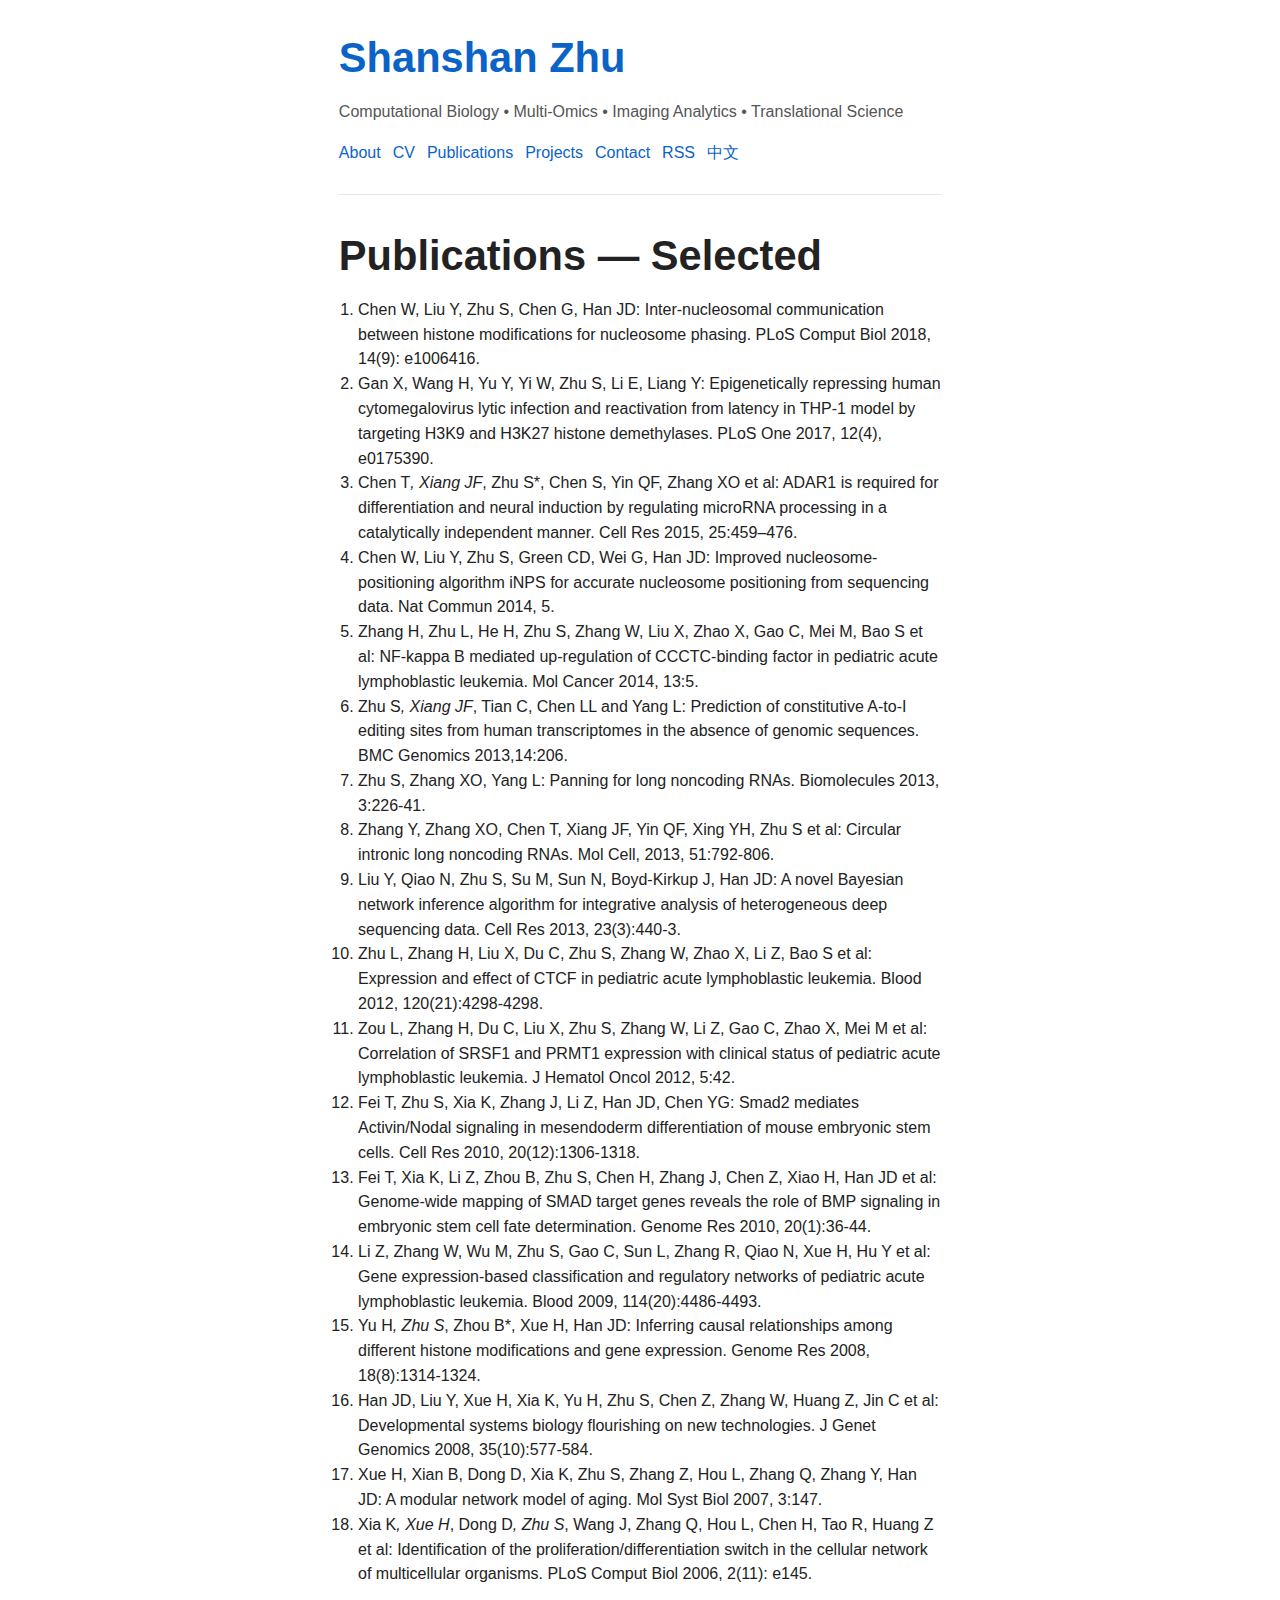
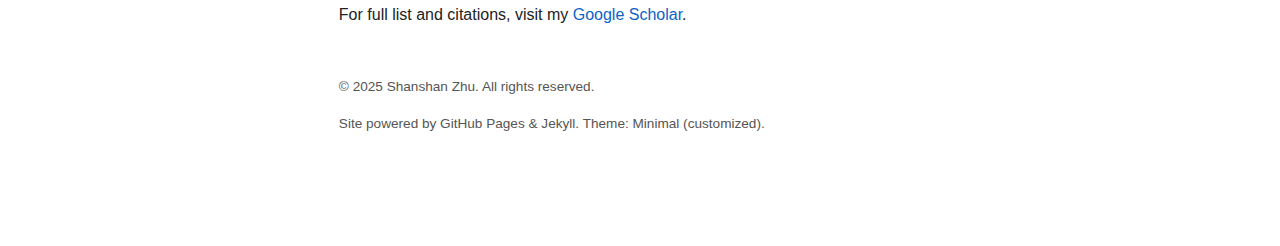
<file: publications/index.html>
<!DOCTYPE html>
<html lang="en">
  <head>
    <meta charset="utf-8" />
    <meta name="viewport" content="width=device-width,initial-scale=1" />
  <title>Publications | Shanshan Zhu</title>
  
  <link rel="alternate" hreflang="en" href="https://sszhu.github.io/" />
  <link rel="alternate" hreflang="zh" href="https://sszhu.github.io/zh/" />
    <!-- Favicon & App Icons -->
    <link rel="icon" type="image/svg+xml" href="/assets/img/favicon.svg" />
    <link rel="apple-touch-icon" href="/assets/img/favicon.svg" />
    <!-- Open Graph / Twitter Meta -->
    <meta property="og:title" content="Publications" />
    <meta property="og:description" content="Selected peer-reviewed publications in computational biology, epigenetics, transcriptomics, and systems biology." />
    <meta property="og:type" content="website" />
    <meta property="og:url" content="https://sszhu.github.io/publications/" />
    <meta property="og:image" content="https://sszhu.github.io/assets/img/og-image.png" />
    <meta name="twitter:card" content="summary_large_image" />
    <meta name="twitter:title" content="Publications" />
    <meta name="twitter:description" content="Selected peer-reviewed publications in computational biology, epigenetics, transcriptomics, and systems biology." />
    <meta name="twitter:image" content="https://sszhu.github.io/assets/img/og-image.png" />
    <!-- Begin Jekyll SEO tag v2.8.0 -->
<title>Publications | Shanshan Zhu</title>
<meta name="generator" content="Jekyll v3.10.0" />
<meta property="og:title" content="Publications" />
<meta name="author" content="Shanshan Zhu" />
<meta property="og:locale" content="en_US" />
<meta name="description" content="Selected peer-reviewed publications in computational biology, epigenetics, transcriptomics, and systems biology." />
<meta property="og:description" content="Selected peer-reviewed publications in computational biology, epigenetics, transcriptomics, and systems biology." />
<link rel="canonical" href="https://sszhu.github.io/publications/" />
<meta property="og:url" content="https://sszhu.github.io/publications/" />
<meta property="og:site_name" content="Shanshan Zhu" />
<meta property="og:type" content="website" />
<meta name="twitter:card" content="summary" />
<meta property="twitter:title" content="Publications" />
<script type="application/ld+json">
{"@context":"https://schema.org","@type":"WebPage","author":{"@type":"Person","name":"Shanshan Zhu"},"description":"Selected peer-reviewed publications in computational biology, epigenetics, transcriptomics, and systems biology.","headline":"Publications","url":"https://sszhu.github.io/publications/"}</script>
<!-- End Jekyll SEO tag -->

    <link rel="alternate" type="application/rss+xml" title="RSS" href="feed.xml" />
    <link rel="stylesheet" href="/assets/css/style.css" />
    <script type="application/ld+json">
    {
      "@context": "https://schema.org",
      "@type": "Person",
      "name": "Shanshan Zhu",
      "alternateName": "朱闪闪",
      "url": "https://sszhu.github.io",
      "jobTitle": "Computational Scientist Lead & Associate Director",
      "email": "mailto:shanshan [dot] zhu [at] sanofi [dot] com",
      "sameAs": [
        "http://scholar.google.com/citations?hl=en&user=cfrySY4AAAAJ",
        "https://github.com/sszhu",
        "https://www.linkedin.com/in/shanshan-z-36b0177a"
      ]
    }
    </script>
    <script>
      // Reconstruct email links from obfuscated markup (optional usage)
      document.addEventListener('DOMContentLoaded', () => {
        document.querySelectorAll('[data-local][data-domain]').forEach(el => {
          const local = el.getAttribute('data-local');
          const domain = el.getAttribute('data-domain');
          if(local && domain){
            const full = local + '@' + domain;
            const a = document.createElement('a');
            a.href = 'mailto:' + full;
            a.textContent = full;
            el.textContent = '';
            el.appendChild(a);
          }
        });
      });
    </script>
  </head>
  <body>
    <a class="skip-link" href="#main">Skip to content</a>
    <header>
      <h1><a href="/">Shanshan Zhu</a></h1>
      <p class="tagline">Computational Biology • Multi-Omics • Imaging Analytics • Translational Science</p>
      <nav aria-label="Primary">
        <ul style="list-style:none;margin:0;padding:0;display:flex;flex-wrap:wrap;gap:.75rem;">
          <li><a href="/about">About</a></li>
          <li><a href="/cv">CV</a></li>
          <li><a href="/publications">Publications</a></li>
          <li><a href="/projects">Projects</a></li>
          <li><a href="/contact">Contact</a></li>
          <li><a href="/feed.xml">RSS</a></li>
          
            <li>
              
                <a href="/zh/" lang="zh" hreflang="zh" aria-label="切换到中文">中文</a>
              
            </li>
          
        </ul>
      </nav>
      <hr />
    </header>
    <main id="main">
      <h1 id="publications--selected">Publications — Selected</h1>

<ol>
  <li>Chen W, Liu Y, Zhu S, Chen G, Han JD: Inter-nucleosomal communication between histone modifications for nucleosome phasing. PLoS Comput Biol 2018, 14(9): e1006416.</li>
  <li>Gan X, Wang H, Yu Y, Yi W, Zhu S, Li E, Liang Y: Epigenetically repressing human cytomegalovirus lytic infection and reactivation from latency in THP-1 model by targeting H3K9 and H3K27 histone demethylases. PLoS One 2017, 12(4), e0175390.</li>
  <li>Chen T<em>, Xiang JF</em>, Zhu S*, Chen S, Yin QF, Zhang XO et al: ADAR1 is required for differentiation and neural induction by regulating microRNA processing in a catalytically independent manner. Cell Res 2015, 25:459–476.</li>
  <li>Chen W, Liu Y, Zhu S, Green CD, Wei G, Han JD: Improved nucleosome-positioning algorithm iNPS for accurate nucleosome positioning from sequencing data. Nat Commun 2014, 5.</li>
  <li>Zhang H, Zhu L, He H, Zhu S, Zhang W, Liu X, Zhao X, Gao C, Mei M, Bao S et al: NF-kappa B mediated up-regulation of CCCTC-binding factor in pediatric acute lymphoblastic leukemia. Mol Cancer 2014, 13:5.</li>
  <li>Zhu S<em>, Xiang JF</em>, Tian C, Chen LL and Yang L: Prediction of constitutive A-to-I editing sites from human transcriptomes in the absence of genomic sequences. BMC Genomics 2013,14:206.</li>
  <li>Zhu S, Zhang XO, Yang L: Panning for long noncoding RNAs. Biomolecules 2013, 3:226-41.</li>
  <li>Zhang Y, Zhang XO, Chen T, Xiang JF, Yin QF, Xing YH, Zhu S et al: Circular intronic long noncoding RNAs. Mol Cell, 2013, 51:792-806.</li>
  <li>Liu Y, Qiao N, Zhu S, Su M, Sun N, Boyd-Kirkup J, Han JD: A novel Bayesian network inference algorithm for integrative analysis of heterogeneous deep sequencing data. Cell Res 2013, 23(3):440-3.</li>
  <li>Zhu L, Zhang H, Liu X, Du C, Zhu S, Zhang W, Zhao X, Li Z, Bao S et al: Expression and effect of CTCF in pediatric acute lymphoblastic leukemia. Blood 2012, 120(21):4298-4298.</li>
  <li>Zou L, Zhang H, Du C, Liu X, Zhu S, Zhang W, Li Z, Gao C, Zhao X, Mei M et al: Correlation of SRSF1 and PRMT1 expression with clinical status of pediatric acute lymphoblastic leukemia. J Hematol Oncol 2012, 5:42.</li>
  <li>Fei T, Zhu S, Xia K, Zhang J, Li Z, Han JD, Chen YG: Smad2 mediates Activin/Nodal signaling in mesendoderm differentiation of mouse embryonic stem cells. Cell Res 2010, 20(12):1306-1318.</li>
  <li>Fei T, Xia K, Li Z, Zhou B, Zhu S, Chen H, Zhang J, Chen Z, Xiao H, Han JD et al: Genome-wide mapping of SMAD target genes reveals the role of BMP signaling in embryonic stem cell fate determination. Genome Res 2010, 20(1):36-44.</li>
  <li>Li Z, Zhang W, Wu M, Zhu S, Gao C, Sun L, Zhang R, Qiao N, Xue H, Hu Y et al: Gene expression-based classification and regulatory networks of pediatric acute lymphoblastic leukemia. Blood 2009, 114(20):4486-4493.</li>
  <li>Yu H<em>, Zhu S</em>, Zhou B*, Xue H, Han JD: Inferring causal relationships among different histone modifications and gene expression. Genome Res 2008, 18(8):1314-1324.</li>
  <li>Han JD, Liu Y, Xue H, Xia K, Yu H, Zhu S, Chen Z, Zhang W, Huang Z, Jin C et al: Developmental systems biology flourishing on new technologies. J Genet Genomics 2008, 35(10):577-584.</li>
  <li>Xue H, Xian B, Dong D, Xia K, Zhu S, Zhang Z, Hou L, Zhang Q, Zhang Y, Han JD: A modular network model of aging. Mol Syst Biol 2007, 3:147.</li>
  <li>Xia K<em>, Xue H</em>, Dong D<em>, Zhu S</em>, Wang J, Zhang Q, Hou L, Chen H, Tao R, Huang Z et al: Identification of the proliferation/differentiation switch in the cellular network of multicellular organisms. PLoS Comput Biol 2006, 2(11): e145.</li>
</ol>

<p>For full list and citations, visit my <a href="http://scholar.google.com/citations?hl=en&amp;user=cfrySY4AAAAJ">Google Scholar</a>.</p>

    </main>
    <footer>
      <p>&copy; 2025 Shanshan Zhu. All rights reserved.</p>
      <p>Site powered by GitHub Pages & Jekyll. Theme: Minimal (customized).</p>
    </footer>
  </body>
</html>
</file>
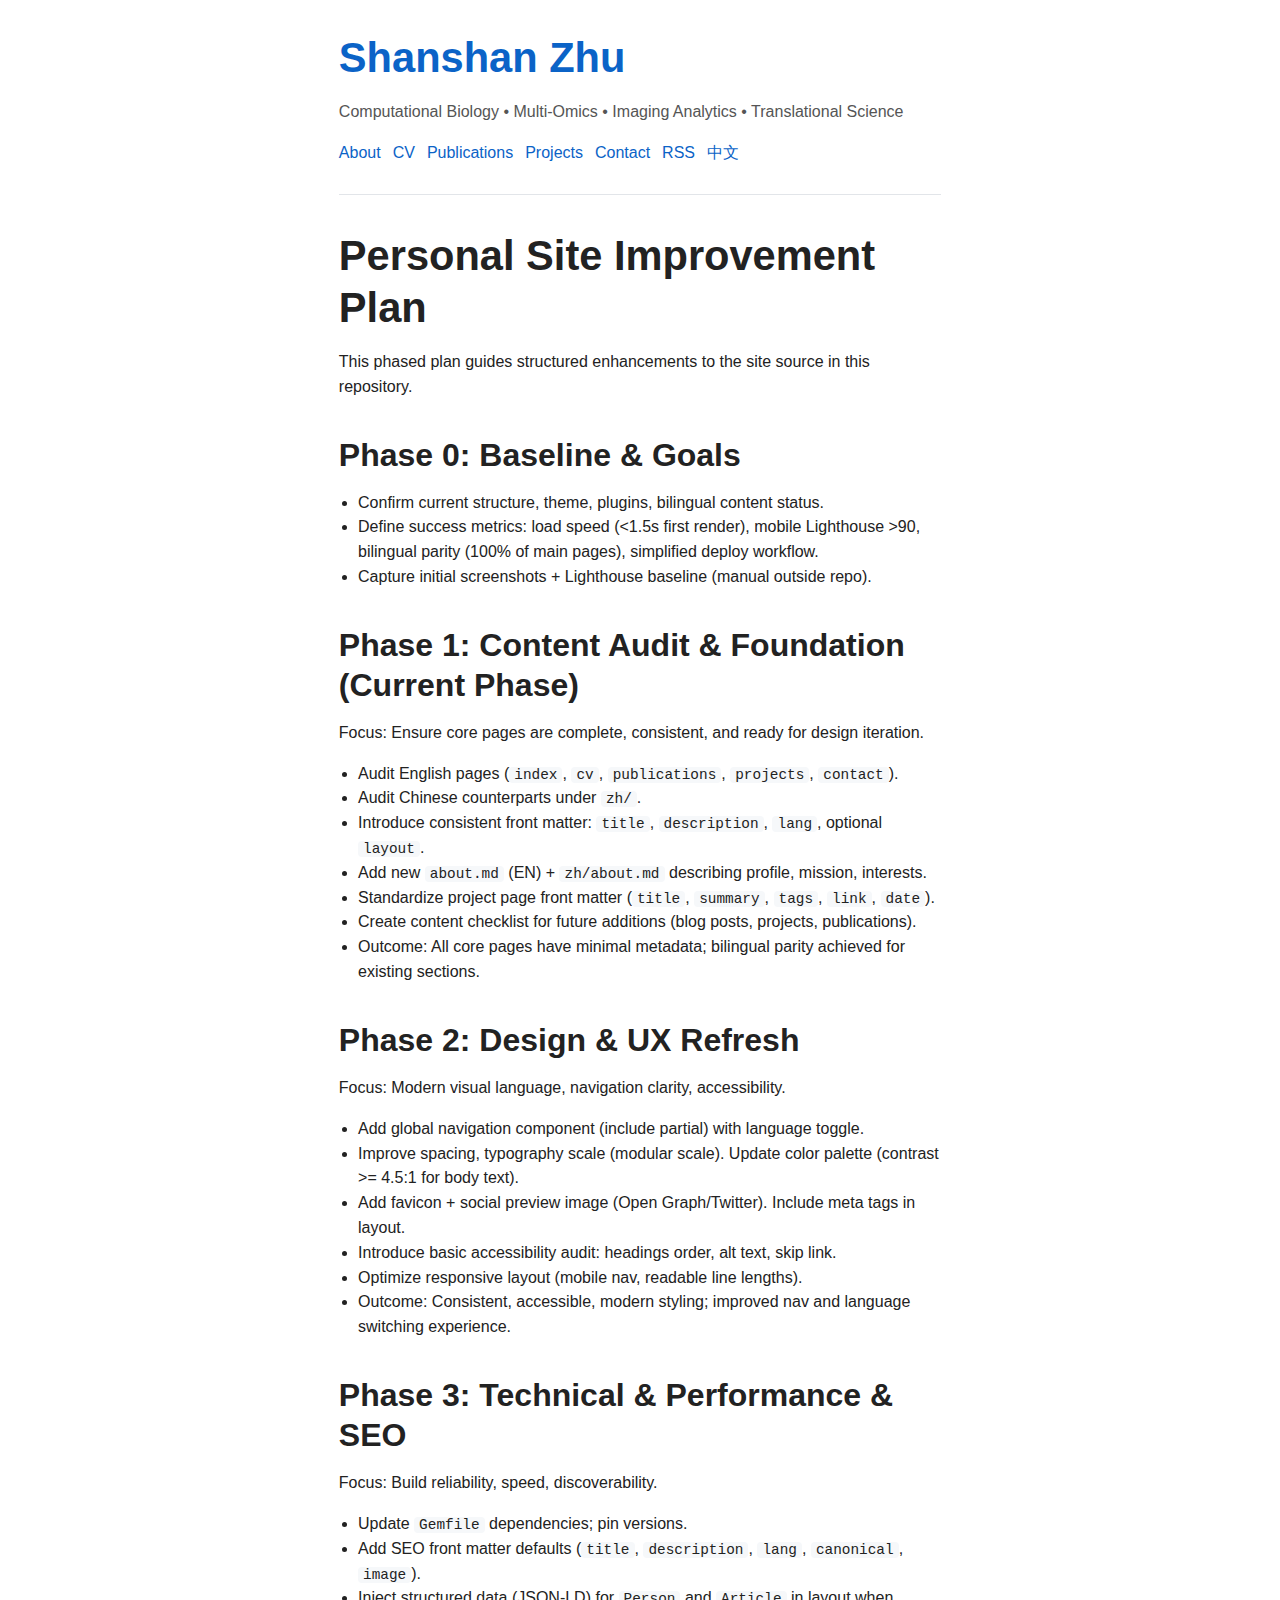
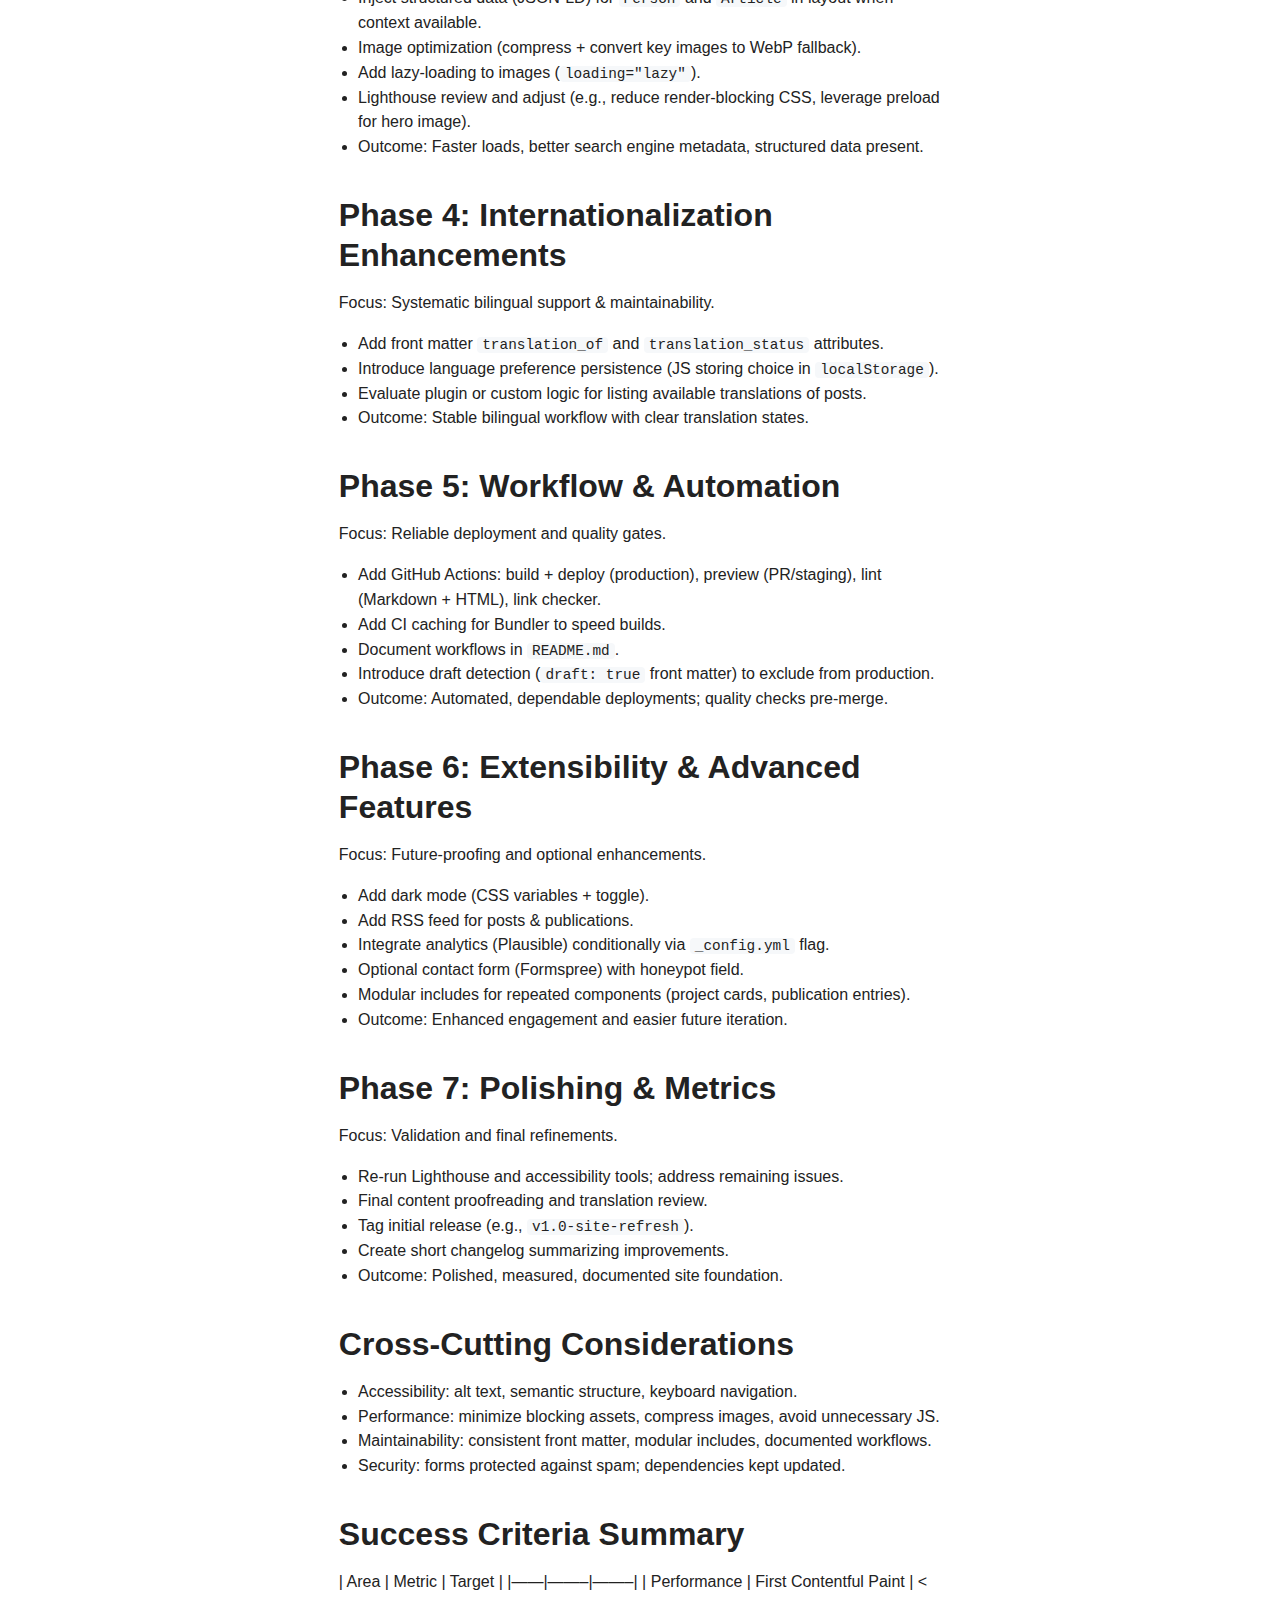
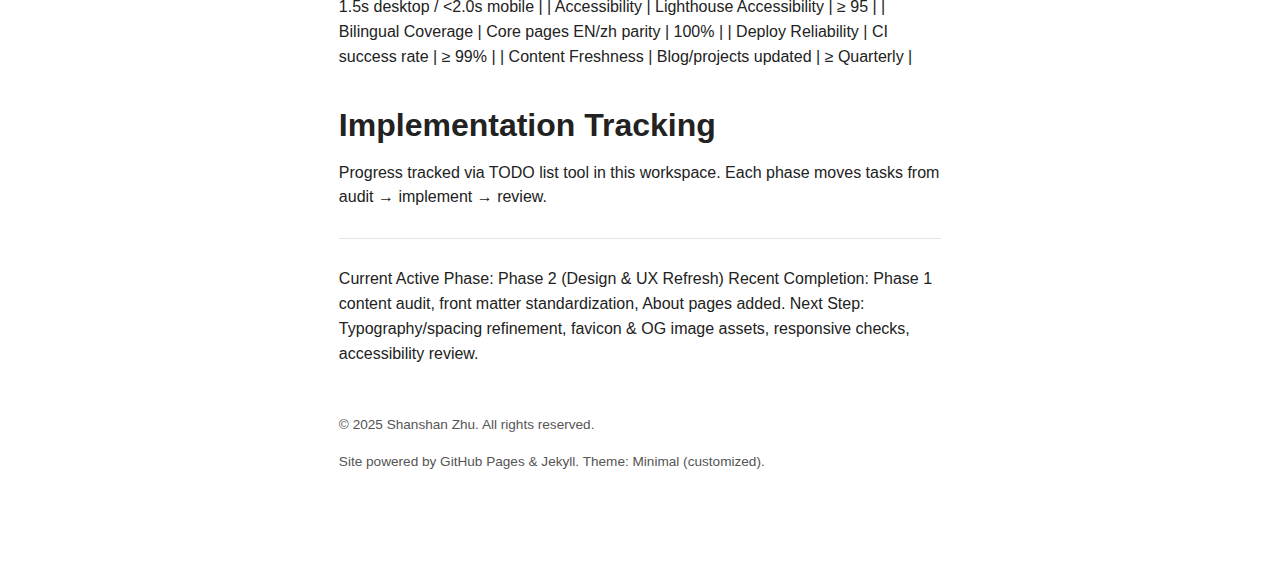
<file: SITE_IMPROVEMENT_PLAN/index.html>
<!DOCTYPE html>
<html lang="en">
  <head>
    <meta charset="utf-8" />
    <meta name="viewport" content="width=device-width,initial-scale=1" />
  <title>Personal Site Improvement Plan | Shanshan Zhu</title>
  
  <link rel="alternate" hreflang="en" href="https://sszhu.github.io/" />
  <link rel="alternate" hreflang="zh" href="https://sszhu.github.io/zh/" />
    <!-- Favicon & App Icons -->
    <link rel="icon" type="image/svg+xml" href="/assets/img/favicon.svg" />
    <link rel="apple-touch-icon" href="/assets/img/favicon.svg" />
    <!-- Open Graph / Twitter Meta -->
    <meta property="og:title" content="Personal Site Improvement Plan" />
    <meta property="og:description" content="Computational Scientist Lead & Associate Director, specializing in computational biology, multi-omics, imaging analytics & AI-driven translational science." />
    <meta property="og:type" content="website" />
    <meta property="og:url" content="https://sszhu.github.io/SITE_IMPROVEMENT_PLAN/" />
    <meta property="og:image" content="https://sszhu.github.io/assets/img/og-image.png" />
    <meta name="twitter:card" content="summary_large_image" />
    <meta name="twitter:title" content="Personal Site Improvement Plan" />
    <meta name="twitter:description" content="Computational Scientist Lead & Associate Director, specializing in computational biology, multi-omics, imaging analytics & AI-driven translational science." />
    <meta name="twitter:image" content="https://sszhu.github.io/assets/img/og-image.png" />
    <!-- Begin Jekyll SEO tag v2.8.0 -->
<title>Personal Site Improvement Plan | Shanshan Zhu</title>
<meta name="generator" content="Jekyll v3.10.0" />
<meta property="og:title" content="Personal Site Improvement Plan" />
<meta name="author" content="Shanshan Zhu" />
<meta property="og:locale" content="en_US" />
<meta name="description" content="Computational Scientist Lead &amp; Associate Director, specializing in computational biology, multi-omics, imaging analytics &amp; AI-driven translational science." />
<meta property="og:description" content="Computational Scientist Lead &amp; Associate Director, specializing in computational biology, multi-omics, imaging analytics &amp; AI-driven translational science." />
<link rel="canonical" href="https://sszhu.github.io/SITE_IMPROVEMENT_PLAN/" />
<meta property="og:url" content="https://sszhu.github.io/SITE_IMPROVEMENT_PLAN/" />
<meta property="og:site_name" content="Shanshan Zhu" />
<meta property="og:type" content="website" />
<meta name="twitter:card" content="summary" />
<meta property="twitter:title" content="Personal Site Improvement Plan" />
<script type="application/ld+json">
{"@context":"https://schema.org","@type":"WebPage","author":{"@type":"Person","name":"Shanshan Zhu"},"description":"Computational Scientist Lead &amp; Associate Director, specializing in computational biology, multi-omics, imaging analytics &amp; AI-driven translational science.","headline":"Personal Site Improvement Plan","url":"https://sszhu.github.io/SITE_IMPROVEMENT_PLAN/"}</script>
<!-- End Jekyll SEO tag -->

    <link rel="alternate" type="application/rss+xml" title="RSS" href="feed.xml" />
    <link rel="stylesheet" href="/assets/css/style.css" />
    <script type="application/ld+json">
    {
      "@context": "https://schema.org",
      "@type": "Person",
      "name": "Shanshan Zhu",
      "alternateName": "朱闪闪",
      "url": "https://sszhu.github.io",
      "jobTitle": "Computational Scientist Lead & Associate Director",
      "email": "mailto:shanshan [dot] zhu [at] sanofi [dot] com",
      "sameAs": [
        "http://scholar.google.com/citations?hl=en&user=cfrySY4AAAAJ",
        "https://github.com/sszhu",
        "https://www.linkedin.com/in/shanshan-z-36b0177a"
      ]
    }
    </script>
    <script>
      // Reconstruct email links from obfuscated markup (optional usage)
      document.addEventListener('DOMContentLoaded', () => {
        document.querySelectorAll('[data-local][data-domain]').forEach(el => {
          const local = el.getAttribute('data-local');
          const domain = el.getAttribute('data-domain');
          if(local && domain){
            const full = local + '@' + domain;
            const a = document.createElement('a');
            a.href = 'mailto:' + full;
            a.textContent = full;
            el.textContent = '';
            el.appendChild(a);
          }
        });
      });
    </script>
  </head>
  <body>
    <a class="skip-link" href="#main">Skip to content</a>
    <header>
      <h1><a href="/">Shanshan Zhu</a></h1>
      <p class="tagline">Computational Biology • Multi-Omics • Imaging Analytics • Translational Science</p>
      <nav aria-label="Primary">
        <ul style="list-style:none;margin:0;padding:0;display:flex;flex-wrap:wrap;gap:.75rem;">
          <li><a href="/about">About</a></li>
          <li><a href="/cv">CV</a></li>
          <li><a href="/publications">Publications</a></li>
          <li><a href="/projects">Projects</a></li>
          <li><a href="/contact">Contact</a></li>
          <li><a href="/feed.xml">RSS</a></li>
          
            <li>
              
                <a href="/zh/" lang="zh" hreflang="zh" aria-label="切换到中文">中文</a>
              
            </li>
          
        </ul>
      </nav>
      <hr />
    </header>
    <main id="main">
      <h1 id="personal-site-improvement-plan">Personal Site Improvement Plan</h1>

<p>This phased plan guides structured enhancements to the site source in this repository.</p>

<h2 id="phase-0-baseline--goals">Phase 0: Baseline &amp; Goals</h2>
<ul>
  <li>Confirm current structure, theme, plugins, bilingual content status.</li>
  <li>Define success metrics: load speed (&lt;1.5s first render), mobile Lighthouse &gt;90, bilingual parity (100% of main pages), simplified deploy workflow.</li>
  <li>Capture initial screenshots + Lighthouse baseline (manual outside repo).</li>
</ul>

<h2 id="phase-1-content-audit--foundation-current-phase">Phase 1: Content Audit &amp; Foundation (Current Phase)</h2>
<p>Focus: Ensure core pages are complete, consistent, and ready for design iteration.</p>
<ul>
  <li>Audit English pages (<code class="language-plaintext highlighter-rouge">index</code>, <code class="language-plaintext highlighter-rouge">cv</code>, <code class="language-plaintext highlighter-rouge">publications</code>, <code class="language-plaintext highlighter-rouge">projects</code>, <code class="language-plaintext highlighter-rouge">contact</code>).</li>
  <li>Audit Chinese counterparts under <code class="language-plaintext highlighter-rouge">zh/</code>.</li>
  <li>Introduce consistent front matter: <code class="language-plaintext highlighter-rouge">title</code>, <code class="language-plaintext highlighter-rouge">description</code>, <code class="language-plaintext highlighter-rouge">lang</code>, optional <code class="language-plaintext highlighter-rouge">layout</code>.</li>
  <li>Add new <code class="language-plaintext highlighter-rouge">about.md</code> (EN) + <code class="language-plaintext highlighter-rouge">zh/about.md</code> describing profile, mission, interests.</li>
  <li>Standardize project page front matter (<code class="language-plaintext highlighter-rouge">title</code>, <code class="language-plaintext highlighter-rouge">summary</code>, <code class="language-plaintext highlighter-rouge">tags</code>, <code class="language-plaintext highlighter-rouge">link</code>, <code class="language-plaintext highlighter-rouge">date</code>).</li>
  <li>Create content checklist for future additions (blog posts, projects, publications).</li>
  <li>Outcome: All core pages have minimal metadata; bilingual parity achieved for existing sections.</li>
</ul>

<h2 id="phase-2-design--ux-refresh">Phase 2: Design &amp; UX Refresh</h2>
<p>Focus: Modern visual language, navigation clarity, accessibility.</p>
<ul>
  <li>Add global navigation component (include partial) with language toggle.</li>
  <li>Improve spacing, typography scale (modular scale). Update color palette (contrast &gt;= 4.5:1 for body text).</li>
  <li>Add favicon + social preview image (Open Graph/Twitter). Include meta tags in layout.</li>
  <li>Introduce basic accessibility audit: headings order, alt text, skip link.</li>
  <li>Optimize responsive layout (mobile nav, readable line lengths).</li>
  <li>Outcome: Consistent, accessible, modern styling; improved nav and language switching experience.</li>
</ul>

<h2 id="phase-3-technical--performance--seo">Phase 3: Technical &amp; Performance &amp; SEO</h2>
<p>Focus: Build reliability, speed, discoverability.</p>
<ul>
  <li>Update <code class="language-plaintext highlighter-rouge">Gemfile</code> dependencies; pin versions.</li>
  <li>Add SEO front matter defaults (<code class="language-plaintext highlighter-rouge">title</code>, <code class="language-plaintext highlighter-rouge">description</code>, <code class="language-plaintext highlighter-rouge">lang</code>, <code class="language-plaintext highlighter-rouge">canonical</code>, <code class="language-plaintext highlighter-rouge">image</code>).</li>
  <li>Inject structured data (JSON-LD) for <code class="language-plaintext highlighter-rouge">Person</code> and <code class="language-plaintext highlighter-rouge">Article</code> in layout when context available.</li>
  <li>Image optimization (compress + convert key images to WebP fallback).</li>
  <li>Add lazy-loading to images (<code class="language-plaintext highlighter-rouge">loading="lazy"</code>).</li>
  <li>Lighthouse review and adjust (e.g., reduce render-blocking CSS, leverage preload for hero image).</li>
  <li>Outcome: Faster loads, better search engine metadata, structured data present.</li>
</ul>

<h2 id="phase-4-internationalization-enhancements">Phase 4: Internationalization Enhancements</h2>
<p>Focus: Systematic bilingual support &amp; maintainability.</p>
<ul>
  <li>Add front matter <code class="language-plaintext highlighter-rouge">translation_of</code> and <code class="language-plaintext highlighter-rouge">translation_status</code> attributes.</li>
  <li>Introduce language preference persistence (JS storing choice in <code class="language-plaintext highlighter-rouge">localStorage</code>).</li>
  <li>Evaluate plugin or custom logic for listing available translations of posts.</li>
  <li>Outcome: Stable bilingual workflow with clear translation states.</li>
</ul>

<h2 id="phase-5-workflow--automation">Phase 5: Workflow &amp; Automation</h2>
<p>Focus: Reliable deployment and quality gates.</p>
<ul>
  <li>Add GitHub Actions: build + deploy (production), preview (PR/staging), lint (Markdown + HTML), link checker.</li>
  <li>Add CI caching for Bundler to speed builds.</li>
  <li>Document workflows in <code class="language-plaintext highlighter-rouge">README.md</code>.</li>
  <li>Introduce draft detection (<code class="language-plaintext highlighter-rouge">draft: true</code> front matter) to exclude from production.</li>
  <li>Outcome: Automated, dependable deployments; quality checks pre-merge.</li>
</ul>

<h2 id="phase-6-extensibility--advanced-features">Phase 6: Extensibility &amp; Advanced Features</h2>
<p>Focus: Future-proofing and optional enhancements.</p>
<ul>
  <li>Add dark mode (CSS variables + toggle).</li>
  <li>Add RSS feed for posts &amp; publications.</li>
  <li>Integrate analytics (Plausible) conditionally via <code class="language-plaintext highlighter-rouge">_config.yml</code> flag.</li>
  <li>Optional contact form (Formspree) with honeypot field.</li>
  <li>Modular includes for repeated components (project cards, publication entries).</li>
  <li>Outcome: Enhanced engagement and easier future iteration.</li>
</ul>

<h2 id="phase-7-polishing--metrics">Phase 7: Polishing &amp; Metrics</h2>
<p>Focus: Validation and final refinements.</p>
<ul>
  <li>Re-run Lighthouse and accessibility tools; address remaining issues.</li>
  <li>Final content proofreading and translation review.</li>
  <li>Tag initial release (e.g., <code class="language-plaintext highlighter-rouge">v1.0-site-refresh</code>).</li>
  <li>Create short changelog summarizing improvements.</li>
  <li>Outcome: Polished, measured, documented site foundation.</li>
</ul>

<h2 id="cross-cutting-considerations">Cross-Cutting Considerations</h2>
<ul>
  <li>Accessibility: alt text, semantic structure, keyboard navigation.</li>
  <li>Performance: minimize blocking assets, compress images, avoid unnecessary JS.</li>
  <li>Maintainability: consistent front matter, modular includes, documented workflows.</li>
  <li>Security: forms protected against spam; dependencies kept updated.</li>
</ul>

<h2 id="success-criteria-summary">Success Criteria Summary</h2>
<p>| Area | Metric | Target |
|——|——–|——–|
| Performance | First Contentful Paint | &lt; 1.5s desktop / &lt;2.0s mobile |
| Accessibility | Lighthouse Accessibility | ≥ 95 |
| Bilingual Coverage | Core pages EN/zh parity | 100% |
| Deploy Reliability | CI success rate | ≥ 99% |
| Content Freshness | Blog/projects updated | ≥ Quarterly |</p>

<h2 id="implementation-tracking">Implementation Tracking</h2>
<p>Progress tracked via TODO list tool in this workspace. Each phase moves tasks from audit → implement → review.</p>

<hr />
<p>Current Active Phase: Phase 2 (Design &amp; UX Refresh)
Recent Completion: Phase 1 content audit, front matter standardization, About pages added.
Next Step: Typography/spacing refinement, favicon &amp; OG image assets, responsive checks, accessibility review.</p>

    </main>
    <footer>
      <p>&copy; 2025 Shanshan Zhu. All rights reserved.</p>
      <p>Site powered by GitHub Pages & Jekyll. Theme: Minimal (customized).</p>
    </footer>
  </body>
</html>
</file>
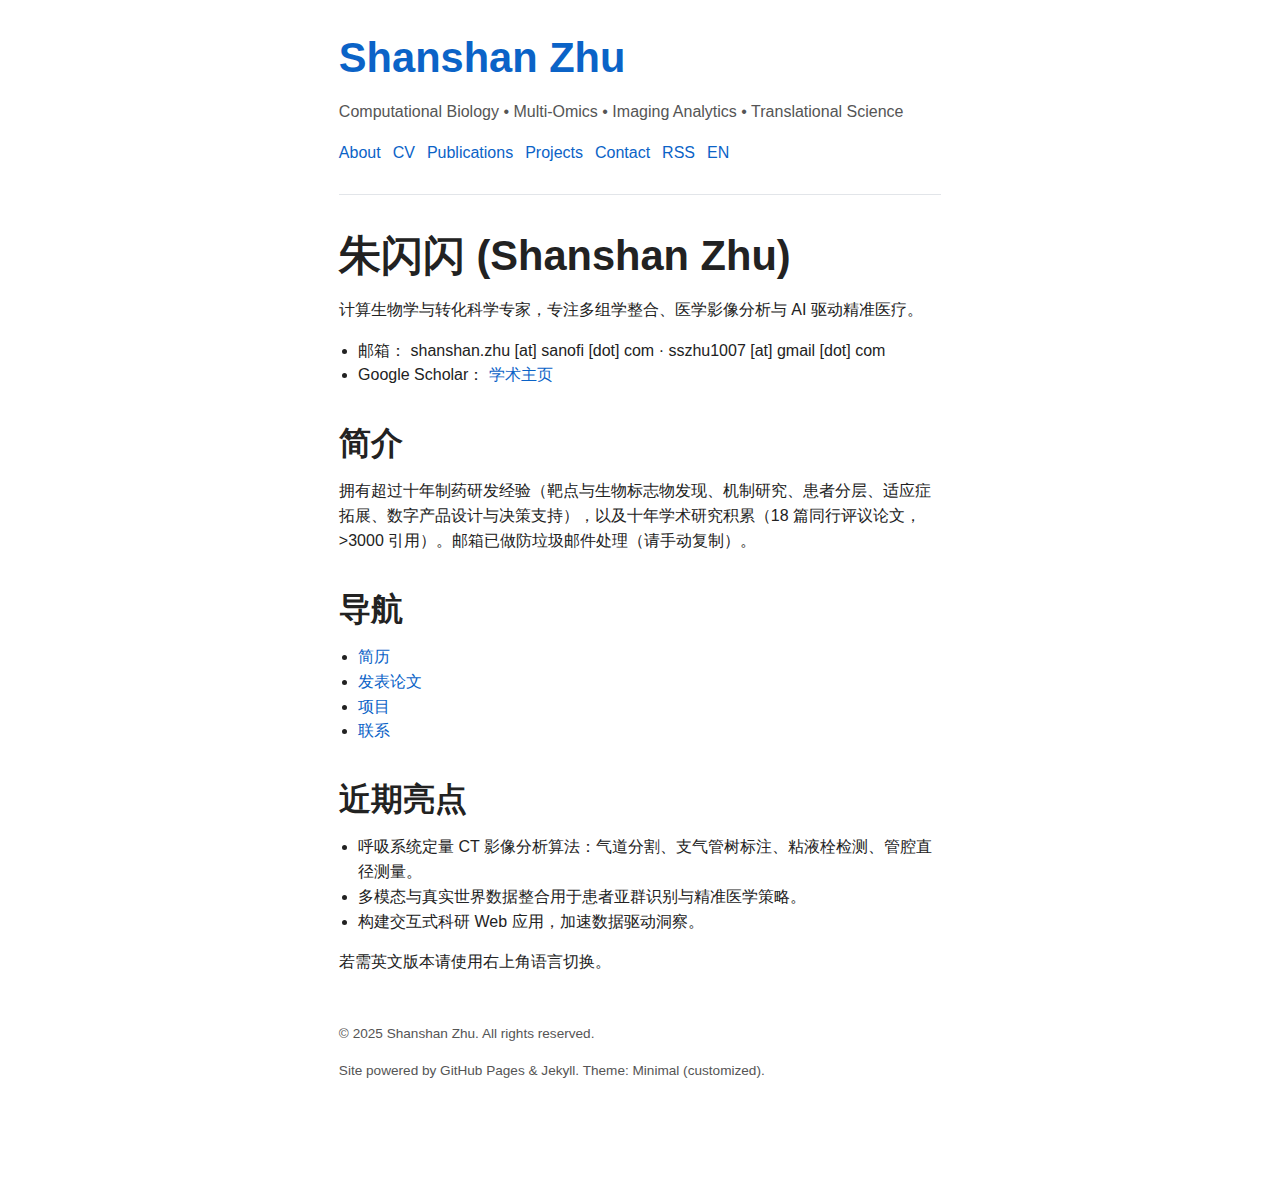
<file: zh/index.html>
<!DOCTYPE html>
<html lang="zh">
  <head>
    <meta charset="utf-8" />
    <meta name="viewport" content="width=device-width,initial-scale=1" />
  <title>主页 | 朱闪闪 | Shanshan Zhu</title>
  
  <link rel="alternate" hreflang="en" href="https://sszhu.github.io/" />
  <link rel="alternate" hreflang="zh" href="https://sszhu.github.io/zh/" />
    <!-- Favicon & App Icons -->
    <link rel="icon" type="image/svg+xml" href="/assets/img/favicon.svg" />
    <link rel="apple-touch-icon" href="/assets/img/favicon.svg" />
    <!-- Open Graph / Twitter Meta -->
    <meta property="og:title" content="主页 | 朱闪闪" />
    <meta property="og:description" content="Computational Scientist Lead & Associate Director, specializing in computational biology, multi-omics, imaging analytics & AI-driven translational science." />
    <meta property="og:type" content="website" />
    <meta property="og:url" content="https://sszhu.github.io/zh/" />
    <meta property="og:image" content="https://sszhu.github.io/assets/img/og-image.png" />
    <meta name="twitter:card" content="summary_large_image" />
    <meta name="twitter:title" content="主页 | 朱闪闪" />
    <meta name="twitter:description" content="Computational Scientist Lead & Associate Director, specializing in computational biology, multi-omics, imaging analytics & AI-driven translational science." />
    <meta name="twitter:image" content="https://sszhu.github.io/assets/img/og-image.png" />
    <!-- Begin Jekyll SEO tag v2.8.0 -->
<title>主页 朱闪闪 | Shanshan Zhu</title>
<meta name="generator" content="Jekyll v3.10.0" />
<meta property="og:title" content="主页 朱闪闪" />
<meta name="author" content="Shanshan Zhu" />
<meta property="og:locale" content="en_US" />
<meta name="description" content="Computational Scientist Lead &amp; Associate Director, specializing in computational biology, multi-omics, imaging analytics &amp; AI-driven translational science." />
<meta property="og:description" content="Computational Scientist Lead &amp; Associate Director, specializing in computational biology, multi-omics, imaging analytics &amp; AI-driven translational science." />
<link rel="canonical" href="https://sszhu.github.io/zh/" />
<meta property="og:url" content="https://sszhu.github.io/zh/" />
<meta property="og:site_name" content="Shanshan Zhu" />
<meta property="og:type" content="website" />
<meta name="twitter:card" content="summary" />
<meta property="twitter:title" content="主页 朱闪闪" />
<script type="application/ld+json">
{"@context":"https://schema.org","@type":"WebPage","author":{"@type":"Person","name":"Shanshan Zhu"},"description":"Computational Scientist Lead &amp; Associate Director, specializing in computational biology, multi-omics, imaging analytics &amp; AI-driven translational science.","headline":"主页 朱闪闪","url":"https://sszhu.github.io/zh/"}</script>
<!-- End Jekyll SEO tag -->

    <link rel="alternate" type="application/rss+xml" title="RSS" href="feed.xml" />
    <link rel="stylesheet" href="/assets/css/style.css" />
    <script type="application/ld+json">
    {
      "@context": "https://schema.org",
      "@type": "Person",
      "name": "Shanshan Zhu",
      "alternateName": "朱闪闪",
      "url": "https://sszhu.github.io",
      "jobTitle": "Computational Scientist Lead & Associate Director",
      "email": "mailto:shanshan [dot] zhu [at] sanofi [dot] com",
      "sameAs": [
        "http://scholar.google.com/citations?hl=en&user=cfrySY4AAAAJ",
        "https://github.com/sszhu",
        "https://www.linkedin.com/in/shanshan-z-36b0177a"
      ]
    }
    </script>
    <script>
      // Reconstruct email links from obfuscated markup (optional usage)
      document.addEventListener('DOMContentLoaded', () => {
        document.querySelectorAll('[data-local][data-domain]').forEach(el => {
          const local = el.getAttribute('data-local');
          const domain = el.getAttribute('data-domain');
          if(local && domain){
            const full = local + '@' + domain;
            const a = document.createElement('a');
            a.href = 'mailto:' + full;
            a.textContent = full;
            el.textContent = '';
            el.appendChild(a);
          }
        });
      });
    </script>
  </head>
  <body>
    <a class="skip-link" href="#main">Skip to content</a>
    <header>
      <h1><a href="/">Shanshan Zhu</a></h1>
      <p class="tagline">Computational Biology • Multi-Omics • Imaging Analytics • Translational Science</p>
      <nav aria-label="Primary">
        <ul style="list-style:none;margin:0;padding:0;display:flex;flex-wrap:wrap;gap:.75rem;">
          <li><a href="/about">About</a></li>
          <li><a href="/cv">CV</a></li>
          <li><a href="/publications">Publications</a></li>
          <li><a href="/projects">Projects</a></li>
          <li><a href="/contact">Contact</a></li>
          <li><a href="/feed.xml">RSS</a></li>
          
            <li>
              
                <a href="/" lang="en" hreflang="en" aria-label="Switch to English">EN</a>
              
            </li>
          
        </ul>
      </nav>
      <hr />
    </header>
    <main id="main">
      <h1 id="朱闪闪-shanshan-zhu">朱闪闪 (Shanshan Zhu)</h1>

<p>计算生物学与转化科学专家，专注多组学整合、医学影像分析与 AI 驱动精准医疗。</p>

<ul>
  <li>邮箱： shanshan.zhu [at] sanofi [dot] com · sszhu1007 [at] gmail [dot] com</li>
  <li>Google Scholar： <a href="http://scholar.google.com/citations?hl=en&amp;user=cfrySY4AAAAJ">学术主页</a></li>
</ul>

<h2 id="简介">简介</h2>
<p>拥有超过十年制药研发经验（靶点与生物标志物发现、机制研究、患者分层、适应症拓展、数字产品设计与决策支持），以及十年学术研究积累（18 篇同行评议论文，&gt;3000 引用）。邮箱已做防垃圾邮件处理（请手动复制）。</p>

<h2 id="导航">导航</h2>
<ul>
  <li><a href="./cv">简历</a></li>
  <li><a href="./publications">发表论文</a></li>
  <li><a href="./projects">项目</a></li>
  <li><a href="./contact">联系</a></li>
</ul>

<h2 id="近期亮点">近期亮点</h2>
<ul>
  <li>呼吸系统定量 CT 影像分析算法：气道分割、支气管树标注、粘液栓检测、管腔直径测量。</li>
  <li>多模态与真实世界数据整合用于患者亚群识别与精准医学策略。</li>
  <li>构建交互式科研 Web 应用，加速数据驱动洞察。</li>
</ul>

<p>若需英文版本请使用右上角语言切换。</p>

    </main>
    <footer>
      <p>&copy; 2025 Shanshan Zhu. All rights reserved.</p>
      <p>Site powered by GitHub Pages & Jekyll. Theme: Minimal (customized).</p>
    </footer>
  </body>
</html>
</file>
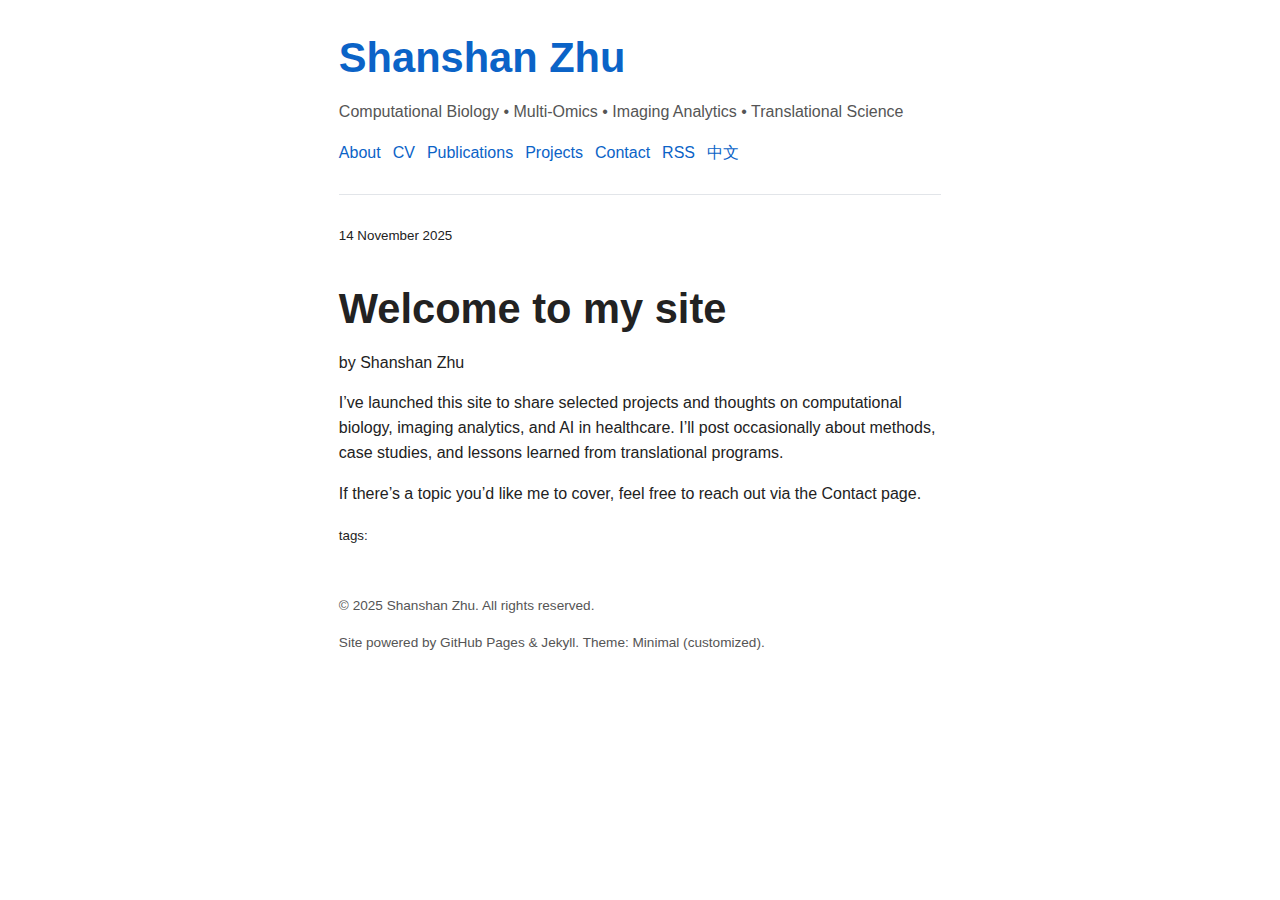
<file: intro/welcome/index.html>
<!DOCTYPE html>
<html lang="en">
  <head>
    <meta charset="utf-8" />
    <meta name="viewport" content="width=device-width,initial-scale=1" />
  <title>Welcome to my site | Shanshan Zhu</title>
  
  <link rel="alternate" hreflang="en" href="https://sszhu.github.io/" />
  <link rel="alternate" hreflang="zh" href="https://sszhu.github.io/zh/" />
    <!-- Favicon & App Icons -->
    <link rel="icon" type="image/svg+xml" href="/assets/img/favicon.svg" />
    <link rel="apple-touch-icon" href="/assets/img/favicon.svg" />
    <!-- Open Graph / Twitter Meta -->
    <meta property="og:title" content="Welcome to my site" />
    <meta property="og:description" content="Computational Scientist Lead & Associate Director, specializing in computational biology, multi-omics, imaging analytics & AI-driven translational science." />
    <meta property="og:type" content="website" />
    <meta property="og:url" content="https://sszhu.github.io/intro/welcome/" />
    <meta property="og:image" content="https://sszhu.github.io/assets/img/og-image.png" />
    <meta name="twitter:card" content="summary_large_image" />
    <meta name="twitter:title" content="Welcome to my site" />
    <meta name="twitter:description" content="Computational Scientist Lead & Associate Director, specializing in computational biology, multi-omics, imaging analytics & AI-driven translational science." />
    <meta name="twitter:image" content="https://sszhu.github.io/assets/img/og-image.png" />
    <!-- Begin Jekyll SEO tag v2.8.0 -->
<title>Welcome to my site | Shanshan Zhu</title>
<meta name="generator" content="Jekyll v3.10.0" />
<meta property="og:title" content="Welcome to my site" />
<meta name="author" content="Shanshan Zhu" />
<meta property="og:locale" content="en_US" />
<meta name="description" content="I’ve launched this site to share selected projects and thoughts on computational biology, imaging analytics, and AI in healthcare. I’ll post occasionally about methods, case studies, and lessons learned from translational programs." />
<meta property="og:description" content="I’ve launched this site to share selected projects and thoughts on computational biology, imaging analytics, and AI in healthcare. I’ll post occasionally about methods, case studies, and lessons learned from translational programs." />
<link rel="canonical" href="https://sszhu.github.io/intro/welcome/" />
<meta property="og:url" content="https://sszhu.github.io/intro/welcome/" />
<meta property="og:site_name" content="Shanshan Zhu" />
<meta property="og:type" content="article" />
<meta property="article:published_time" content="2025-11-14T00:00:00+08:00" />
<meta name="twitter:card" content="summary" />
<meta property="twitter:title" content="Welcome to my site" />
<script type="application/ld+json">
{"@context":"https://schema.org","@type":"BlogPosting","author":{"@type":"Person","name":"Shanshan Zhu"},"dateModified":"2025-11-14T00:00:00+08:00","datePublished":"2025-11-14T00:00:00+08:00","description":"I’ve launched this site to share selected projects and thoughts on computational biology, imaging analytics, and AI in healthcare. I’ll post occasionally about methods, case studies, and lessons learned from translational programs.","headline":"Welcome to my site","mainEntityOfPage":{"@type":"WebPage","@id":"https://sszhu.github.io/intro/welcome/"},"url":"https://sszhu.github.io/intro/welcome/"}</script>
<!-- End Jekyll SEO tag -->

    <link rel="alternate" type="application/rss+xml" title="RSS" href="feed.xml" />
    <link rel="stylesheet" href="/assets/css/style.css" />
    <script type="application/ld+json">
    {
      "@context": "https://schema.org",
      "@type": "Person",
      "name": "Shanshan Zhu",
      "alternateName": "朱闪闪",
      "url": "https://sszhu.github.io",
      "jobTitle": "Computational Scientist Lead & Associate Director",
      "email": "mailto:shanshan [dot] zhu [at] sanofi [dot] com",
      "sameAs": [
        "http://scholar.google.com/citations?hl=en&user=cfrySY4AAAAJ",
        "https://github.com/sszhu",
        "https://www.linkedin.com/in/shanshan-z-36b0177a"
      ]
    }
    </script>
    <script>
      // Reconstruct email links from obfuscated markup (optional usage)
      document.addEventListener('DOMContentLoaded', () => {
        document.querySelectorAll('[data-local][data-domain]').forEach(el => {
          const local = el.getAttribute('data-local');
          const domain = el.getAttribute('data-domain');
          if(local && domain){
            const full = local + '@' + domain;
            const a = document.createElement('a');
            a.href = 'mailto:' + full;
            a.textContent = full;
            el.textContent = '';
            el.appendChild(a);
          }
        });
      });
    </script>
  </head>
  <body>
    <a class="skip-link" href="#main">Skip to content</a>
    <header>
      <h1><a href="/">Shanshan Zhu</a></h1>
      <p class="tagline">Computational Biology • Multi-Omics • Imaging Analytics • Translational Science</p>
      <nav aria-label="Primary">
        <ul style="list-style:none;margin:0;padding:0;display:flex;flex-wrap:wrap;gap:.75rem;">
          <li><a href="/about">About</a></li>
          <li><a href="/cv">CV</a></li>
          <li><a href="/publications">Publications</a></li>
          <li><a href="/projects">Projects</a></li>
          <li><a href="/contact">Contact</a></li>
          <li><a href="/feed.xml">RSS</a></li>
          
            <li>
              
                <a href="/zh/" lang="zh" hreflang="zh" aria-label="切换到中文">中文</a>
              
            </li>
          
        </ul>
      </nav>
      <hr />
    </header>
    <main id="main">
      <small>14 November 2025</small>
<h1>Welcome to my site</h1>

<p class="view">by Shanshan Zhu</p>

<p>I’ve launched this site to share selected projects and thoughts on computational biology, imaging analytics, and AI in healthcare. I’ll post occasionally about methods, case studies, and lessons learned from translational programs.</p>

<p>If there’s a topic you’d like me to cover, feel free to reach out via the Contact page.</p>



  <small>tags: <em></em></small>


    </main>
    <footer>
      <p>&copy; 2025 Shanshan Zhu. All rights reserved.</p>
      <p>Site powered by GitHub Pages & Jekyll. Theme: Minimal (customized).</p>
    </footer>
  </body>
</html>
</file>
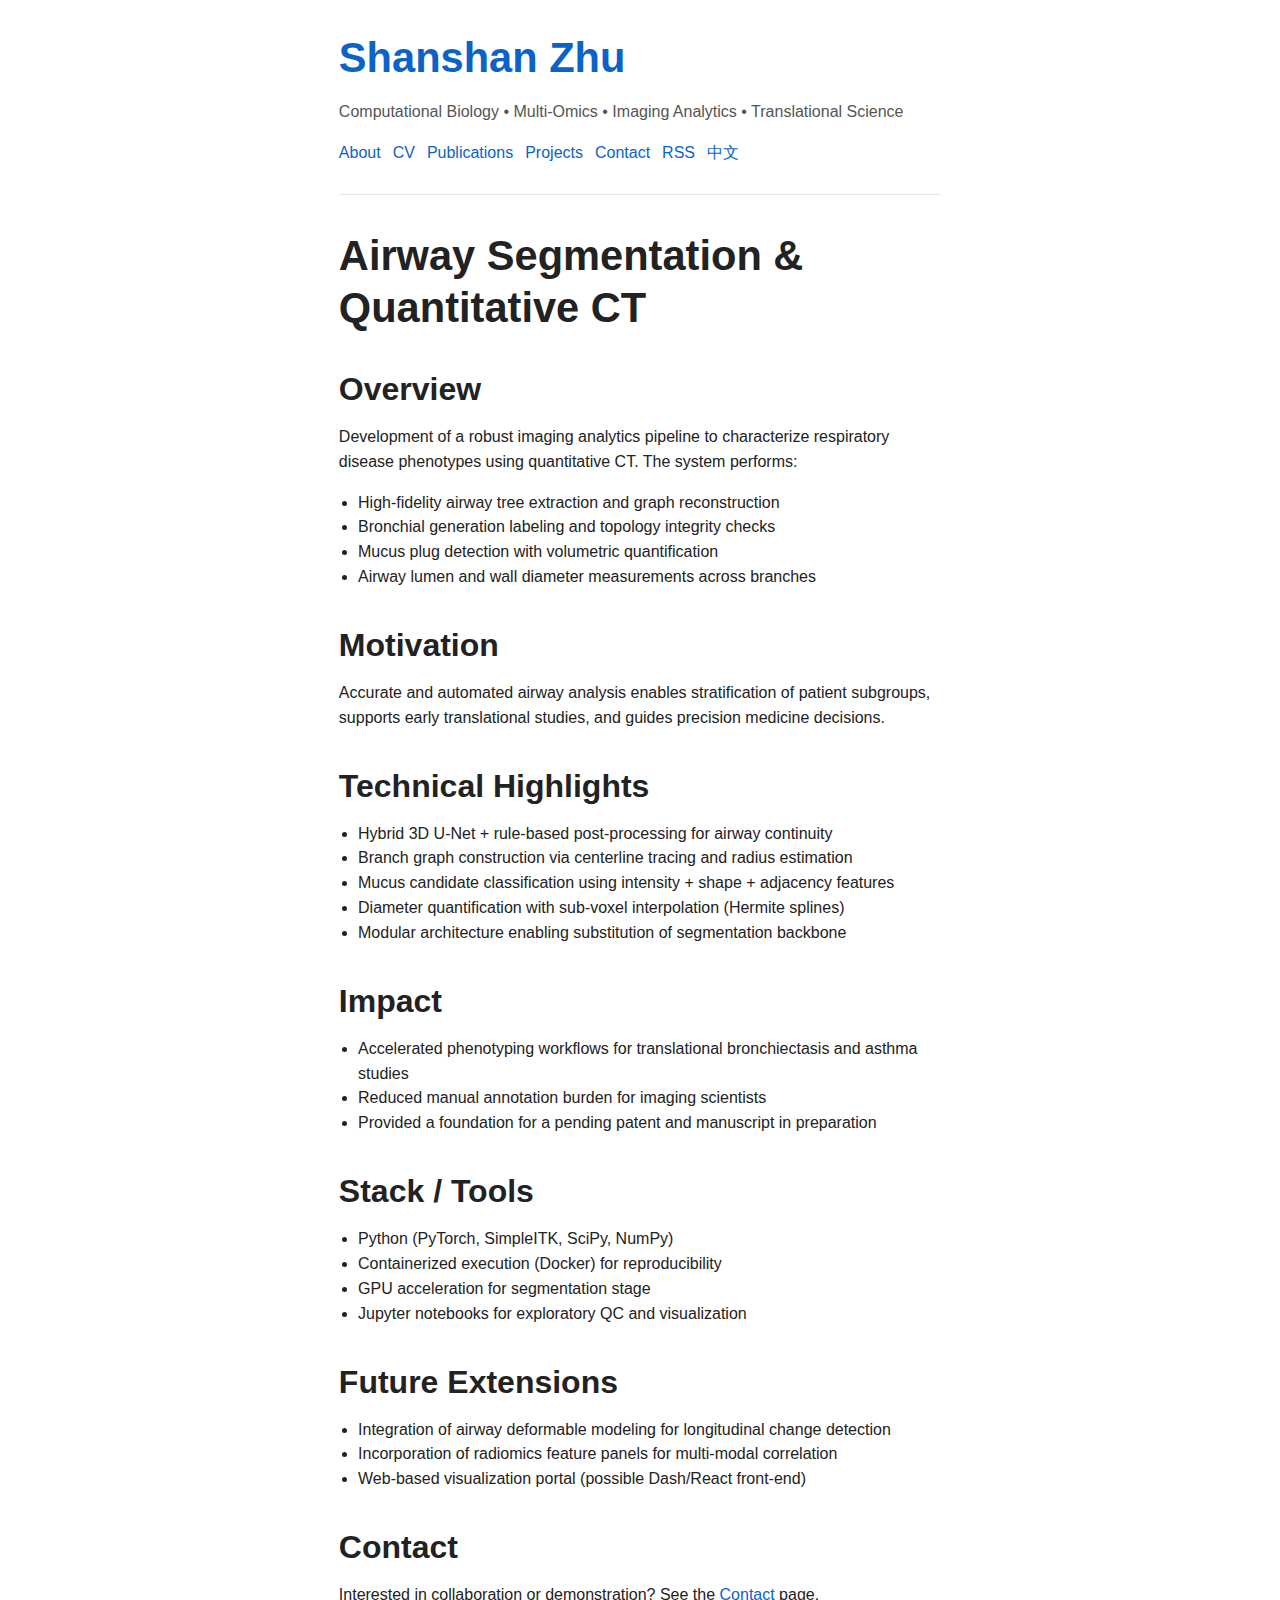
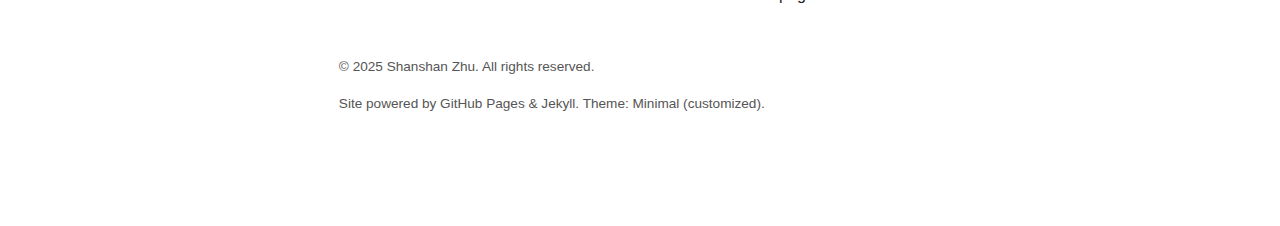
<file: project/airway-segmentation/index.html>
<!DOCTYPE html>
<html lang="en">
  <head>
    <meta charset="utf-8" />
    <meta name="viewport" content="width=device-width,initial-scale=1" />
  <title>Airway Segmentation & Quantitative CT | Shanshan Zhu</title>
  
  <link rel="alternate" hreflang="en" href="https://sszhu.github.io/" />
  <link rel="alternate" hreflang="zh" href="https://sszhu.github.io/zh/" />
    <!-- Favicon & App Icons -->
    <link rel="icon" type="image/svg+xml" href="/assets/img/favicon.svg" />
    <link rel="apple-touch-icon" href="/assets/img/favicon.svg" />
    <!-- Open Graph / Twitter Meta -->
    <meta property="og:title" content="Airway Segmentation & Quantitative CT" />
    <meta property="og:description" content="Computational Scientist Lead & Associate Director, specializing in computational biology, multi-omics, imaging analytics & AI-driven translational science." />
    <meta property="og:type" content="website" />
    <meta property="og:url" content="https://sszhu.github.io/project/airway-segmentation/" />
    <meta property="og:image" content="https://sszhu.github.io/assets/img/og-image.png" />
    <meta name="twitter:card" content="summary_large_image" />
    <meta name="twitter:title" content="Airway Segmentation & Quantitative CT" />
    <meta name="twitter:description" content="Computational Scientist Lead & Associate Director, specializing in computational biology, multi-omics, imaging analytics & AI-driven translational science." />
    <meta name="twitter:image" content="https://sszhu.github.io/assets/img/og-image.png" />
    <!-- Begin Jekyll SEO tag v2.8.0 -->
<title>Airway Segmentation &amp; Quantitative CT | Shanshan Zhu</title>
<meta name="generator" content="Jekyll v3.10.0" />
<meta property="og:title" content="Airway Segmentation &amp; Quantitative CT" />
<meta name="author" content="Shanshan Zhu" />
<meta property="og:locale" content="en_US" />
<meta name="description" content="Airway Segmentation &amp; Quantitative CT" />
<meta property="og:description" content="Airway Segmentation &amp; Quantitative CT" />
<link rel="canonical" href="https://sszhu.github.io/project/airway-segmentation/" />
<meta property="og:url" content="https://sszhu.github.io/project/airway-segmentation/" />
<meta property="og:site_name" content="Shanshan Zhu" />
<meta property="og:type" content="website" />
<meta name="twitter:card" content="summary" />
<meta property="twitter:title" content="Airway Segmentation &amp; Quantitative CT" />
<script type="application/ld+json">
{"@context":"https://schema.org","@type":"WebPage","author":{"@type":"Person","name":"Shanshan Zhu"},"description":"Airway Segmentation &amp; Quantitative CT","headline":"Airway Segmentation &amp; Quantitative CT","url":"https://sszhu.github.io/project/airway-segmentation/"}</script>
<!-- End Jekyll SEO tag -->

    <link rel="alternate" type="application/rss+xml" title="RSS" href="feed.xml" />
    <link rel="stylesheet" href="/assets/css/style.css" />
    <script type="application/ld+json">
    {
      "@context": "https://schema.org",
      "@type": "Person",
      "name": "Shanshan Zhu",
      "alternateName": "朱闪闪",
      "url": "https://sszhu.github.io",
      "jobTitle": "Computational Scientist Lead & Associate Director",
      "email": "mailto:shanshan [dot] zhu [at] sanofi [dot] com",
      "sameAs": [
        "http://scholar.google.com/citations?hl=en&user=cfrySY4AAAAJ",
        "https://github.com/sszhu",
        "https://www.linkedin.com/in/shanshan-z-36b0177a"
      ]
    }
    </script>
    <script>
      // Reconstruct email links from obfuscated markup (optional usage)
      document.addEventListener('DOMContentLoaded', () => {
        document.querySelectorAll('[data-local][data-domain]').forEach(el => {
          const local = el.getAttribute('data-local');
          const domain = el.getAttribute('data-domain');
          if(local && domain){
            const full = local + '@' + domain;
            const a = document.createElement('a');
            a.href = 'mailto:' + full;
            a.textContent = full;
            el.textContent = '';
            el.appendChild(a);
          }
        });
      });
    </script>
  </head>
  <body>
    <a class="skip-link" href="#main">Skip to content</a>
    <header>
      <h1><a href="/">Shanshan Zhu</a></h1>
      <p class="tagline">Computational Biology • Multi-Omics • Imaging Analytics • Translational Science</p>
      <nav aria-label="Primary">
        <ul style="list-style:none;margin:0;padding:0;display:flex;flex-wrap:wrap;gap:.75rem;">
          <li><a href="/about">About</a></li>
          <li><a href="/cv">CV</a></li>
          <li><a href="/publications">Publications</a></li>
          <li><a href="/projects">Projects</a></li>
          <li><a href="/contact">Contact</a></li>
          <li><a href="/feed.xml">RSS</a></li>
          
            <li>
              
                <a href="/zh/" lang="zh" hreflang="zh" aria-label="切换到中文">中文</a>
              
            </li>
          
        </ul>
      </nav>
      <hr />
    </header>
    <main id="main">
      <h1 id="airway-segmentation--quantitative-ct">Airway Segmentation &amp; Quantitative CT</h1>

<h2 id="overview">Overview</h2>
<p>Development of a robust imaging analytics pipeline to characterize respiratory disease phenotypes using quantitative CT. The system performs:</p>

<ul>
  <li>High-fidelity airway tree extraction and graph reconstruction</li>
  <li>Bronchial generation labeling and topology integrity checks</li>
  <li>Mucus plug detection with volumetric quantification</li>
  <li>Airway lumen and wall diameter measurements across branches</li>
</ul>

<h2 id="motivation">Motivation</h2>
<p>Accurate and automated airway analysis enables stratification of patient subgroups, supports early translational studies, and guides precision medicine decisions.</p>

<h2 id="technical-highlights">Technical Highlights</h2>
<ul>
  <li>Hybrid 3D U-Net + rule-based post-processing for airway continuity</li>
  <li>Branch graph construction via centerline tracing and radius estimation</li>
  <li>Mucus candidate classification using intensity + shape + adjacency features</li>
  <li>Diameter quantification with sub-voxel interpolation (Hermite splines)</li>
  <li>Modular architecture enabling substitution of segmentation backbone</li>
</ul>

<h2 id="impact">Impact</h2>
<ul>
  <li>Accelerated phenotyping workflows for translational bronchiectasis and asthma studies</li>
  <li>Reduced manual annotation burden for imaging scientists</li>
  <li>Provided a foundation for a pending patent and manuscript in preparation</li>
</ul>

<h2 id="stack--tools">Stack / Tools</h2>
<ul>
  <li>Python (PyTorch, SimpleITK, SciPy, NumPy)</li>
  <li>Containerized execution (Docker) for reproducibility</li>
  <li>GPU acceleration for segmentation stage</li>
  <li>Jupyter notebooks for exploratory QC and visualization</li>
</ul>

<h2 id="future-extensions">Future Extensions</h2>
<ul>
  <li>Integration of airway deformable modeling for longitudinal change detection</li>
  <li>Incorporation of radiomics feature panels for multi-modal correlation</li>
  <li>Web-based visualization portal (possible Dash/React front-end)</li>
</ul>

<h2 id="contact">Contact</h2>
<p>Interested in collaboration or demonstration? See the <a href="/contact">Contact</a> page.</p>

    </main>
    <footer>
      <p>&copy; 2025 Shanshan Zhu. All rights reserved.</p>
      <p>Site powered by GitHub Pages & Jekyll. Theme: Minimal (customized).</p>
    </footer>
  </body>
</html>
</file>
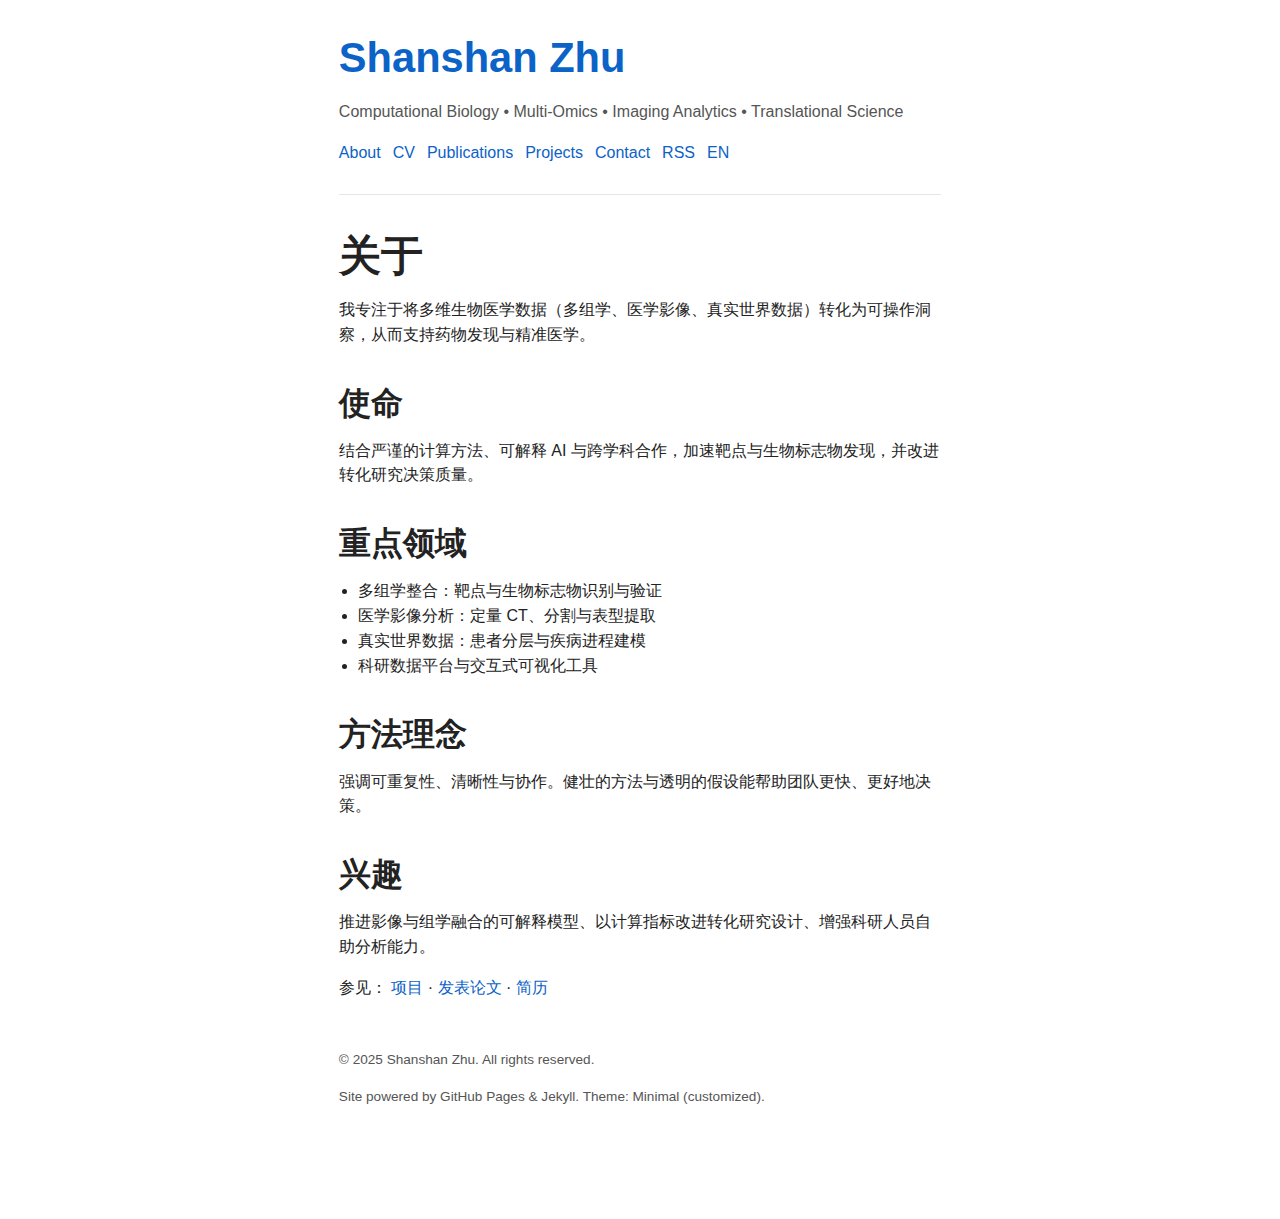
<file: zh/about/index.html>
<!DOCTYPE html>
<html lang="zh">
  <head>
    <meta charset="utf-8" />
    <meta name="viewport" content="width=device-width,initial-scale=1" />
  <title>关于 | Shanshan Zhu</title>
  
  <link rel="alternate" hreflang="en" href="https://sszhu.github.io/" />
  <link rel="alternate" hreflang="zh" href="https://sszhu.github.io/zh/" />
    <!-- Favicon & App Icons -->
    <link rel="icon" type="image/svg+xml" href="/assets/img/favicon.svg" />
    <link rel="apple-touch-icon" href="/assets/img/favicon.svg" />
    <!-- Open Graph / Twitter Meta -->
    <meta property="og:title" content="关于" />
    <meta property="og:description" content="关于朱闪闪：使命、研究重点、科学兴趣与理念。" />
    <meta property="og:type" content="website" />
    <meta property="og:url" content="https://sszhu.github.io/zh/about/" />
    <meta property="og:image" content="https://sszhu.github.io/assets/img/og-image.png" />
    <meta name="twitter:card" content="summary_large_image" />
    <meta name="twitter:title" content="关于" />
    <meta name="twitter:description" content="关于朱闪闪：使命、研究重点、科学兴趣与理念。" />
    <meta name="twitter:image" content="https://sszhu.github.io/assets/img/og-image.png" />
    <!-- Begin Jekyll SEO tag v2.8.0 -->
<title>关于 | Shanshan Zhu</title>
<meta name="generator" content="Jekyll v3.10.0" />
<meta property="og:title" content="关于" />
<meta name="author" content="Shanshan Zhu" />
<meta property="og:locale" content="en_US" />
<meta name="description" content="关于朱闪闪：使命、研究重点、科学兴趣与理念。" />
<meta property="og:description" content="关于朱闪闪：使命、研究重点、科学兴趣与理念。" />
<link rel="canonical" href="https://sszhu.github.io/zh/about/" />
<meta property="og:url" content="https://sszhu.github.io/zh/about/" />
<meta property="og:site_name" content="Shanshan Zhu" />
<meta property="og:type" content="website" />
<meta name="twitter:card" content="summary" />
<meta property="twitter:title" content="关于" />
<script type="application/ld+json">
{"@context":"https://schema.org","@type":"WebPage","author":{"@type":"Person","name":"Shanshan Zhu"},"description":"关于朱闪闪：使命、研究重点、科学兴趣与理念。","headline":"关于","url":"https://sszhu.github.io/zh/about/"}</script>
<!-- End Jekyll SEO tag -->

    <link rel="alternate" type="application/rss+xml" title="RSS" href="feed.xml" />
    <link rel="stylesheet" href="/assets/css/style.css" />
    <script type="application/ld+json">
    {
      "@context": "https://schema.org",
      "@type": "Person",
      "name": "Shanshan Zhu",
      "alternateName": "朱闪闪",
      "url": "https://sszhu.github.io",
      "jobTitle": "Computational Scientist Lead & Associate Director",
      "email": "mailto:shanshan [dot] zhu [at] sanofi [dot] com",
      "sameAs": [
        "http://scholar.google.com/citations?hl=en&user=cfrySY4AAAAJ",
        "https://github.com/sszhu",
        "https://www.linkedin.com/in/shanshan-z-36b0177a"
      ]
    }
    </script>
    <script>
      // Reconstruct email links from obfuscated markup (optional usage)
      document.addEventListener('DOMContentLoaded', () => {
        document.querySelectorAll('[data-local][data-domain]').forEach(el => {
          const local = el.getAttribute('data-local');
          const domain = el.getAttribute('data-domain');
          if(local && domain){
            const full = local + '@' + domain;
            const a = document.createElement('a');
            a.href = 'mailto:' + full;
            a.textContent = full;
            el.textContent = '';
            el.appendChild(a);
          }
        });
      });
    </script>
  </head>
  <body>
    <a class="skip-link" href="#main">Skip to content</a>
    <header>
      <h1><a href="/">Shanshan Zhu</a></h1>
      <p class="tagline">Computational Biology • Multi-Omics • Imaging Analytics • Translational Science</p>
      <nav aria-label="Primary">
        <ul style="list-style:none;margin:0;padding:0;display:flex;flex-wrap:wrap;gap:.75rem;">
          <li><a href="/about">About</a></li>
          <li><a href="/cv">CV</a></li>
          <li><a href="/publications">Publications</a></li>
          <li><a href="/projects">Projects</a></li>
          <li><a href="/contact">Contact</a></li>
          <li><a href="/feed.xml">RSS</a></li>
          
            <li>
              
                <a href="/" lang="en" hreflang="en" aria-label="Switch to English">EN</a>
              
            </li>
          
        </ul>
      </nav>
      <hr />
    </header>
    <main id="main">
      <h1 id="关于">关于</h1>

<p>我专注于将多维生物医学数据（多组学、医学影像、真实世界数据）转化为可操作洞察，从而支持药物发现与精准医学。</p>

<h2 id="使命">使命</h2>
<p>结合严谨的计算方法、可解释 AI 与跨学科合作，加速靶点与生物标志物发现，并改进转化研究决策质量。</p>

<h2 id="重点领域">重点领域</h2>
<ul>
  <li>多组学整合：靶点与生物标志物识别与验证</li>
  <li>医学影像分析：定量 CT、分割与表型提取</li>
  <li>真实世界数据：患者分层与疾病进程建模</li>
  <li>科研数据平台与交互式可视化工具</li>
</ul>

<h2 id="方法理念">方法理念</h2>
<p>强调可重复性、清晰性与协作。健壮的方法与透明的假设能帮助团队更快、更好地决策。</p>

<h2 id="兴趣">兴趣</h2>
<p>推进影像与组学融合的可解释模型、以计算指标改进转化研究设计、增强科研人员自助分析能力。</p>

<p>参见： <a href="./projects">项目</a> · <a href="./publications">发表论文</a> · <a href="./cv">简历</a></p>

    </main>
    <footer>
      <p>&copy; 2025 Shanshan Zhu. All rights reserved.</p>
      <p>Site powered by GitHub Pages & Jekyll. Theme: Minimal (customized).</p>
    </footer>
  </body>
</html>
</file>
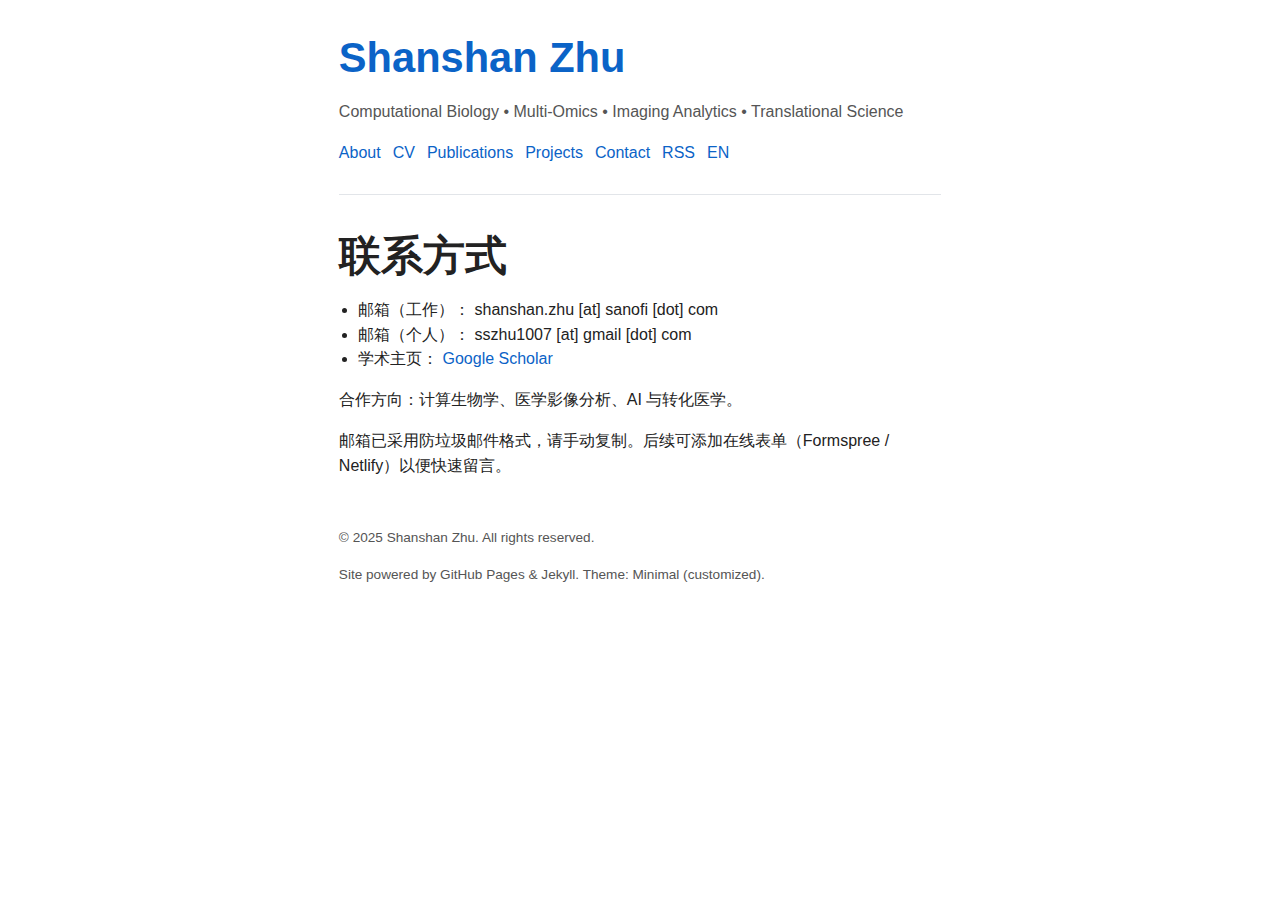
<file: zh/contact/index.html>
<!DOCTYPE html>
<html lang="zh">
  <head>
    <meta charset="utf-8" />
    <meta name="viewport" content="width=device-width,initial-scale=1" />
  <title>联系 | Shanshan Zhu</title>
  
  <link rel="alternate" hreflang="en" href="https://sszhu.github.io/" />
  <link rel="alternate" hreflang="zh" href="https://sszhu.github.io/zh/" />
    <!-- Favicon & App Icons -->
    <link rel="icon" type="image/svg+xml" href="/assets/img/favicon.svg" />
    <link rel="apple-touch-icon" href="/assets/img/favicon.svg" />
    <!-- Open Graph / Twitter Meta -->
    <meta property="og:title" content="联系" />
    <meta property="og:description" content="Computational Scientist Lead & Associate Director, specializing in computational biology, multi-omics, imaging analytics & AI-driven translational science." />
    <meta property="og:type" content="website" />
    <meta property="og:url" content="https://sszhu.github.io/zh/contact/" />
    <meta property="og:image" content="https://sszhu.github.io/assets/img/og-image.png" />
    <meta name="twitter:card" content="summary_large_image" />
    <meta name="twitter:title" content="联系" />
    <meta name="twitter:description" content="Computational Scientist Lead & Associate Director, specializing in computational biology, multi-omics, imaging analytics & AI-driven translational science." />
    <meta name="twitter:image" content="https://sszhu.github.io/assets/img/og-image.png" />
    <!-- Begin Jekyll SEO tag v2.8.0 -->
<title>联系 | Shanshan Zhu</title>
<meta name="generator" content="Jekyll v3.10.0" />
<meta property="og:title" content="联系" />
<meta name="author" content="Shanshan Zhu" />
<meta property="og:locale" content="en_US" />
<meta name="description" content="Computational Scientist Lead &amp; Associate Director, specializing in computational biology, multi-omics, imaging analytics &amp; AI-driven translational science." />
<meta property="og:description" content="Computational Scientist Lead &amp; Associate Director, specializing in computational biology, multi-omics, imaging analytics &amp; AI-driven translational science." />
<link rel="canonical" href="https://sszhu.github.io/zh/contact/" />
<meta property="og:url" content="https://sszhu.github.io/zh/contact/" />
<meta property="og:site_name" content="Shanshan Zhu" />
<meta property="og:type" content="website" />
<meta name="twitter:card" content="summary" />
<meta property="twitter:title" content="联系" />
<script type="application/ld+json">
{"@context":"https://schema.org","@type":"WebPage","author":{"@type":"Person","name":"Shanshan Zhu"},"description":"Computational Scientist Lead &amp; Associate Director, specializing in computational biology, multi-omics, imaging analytics &amp; AI-driven translational science.","headline":"联系","url":"https://sszhu.github.io/zh/contact/"}</script>
<!-- End Jekyll SEO tag -->

    <link rel="alternate" type="application/rss+xml" title="RSS" href="feed.xml" />
    <link rel="stylesheet" href="/assets/css/style.css" />
    <script type="application/ld+json">
    {
      "@context": "https://schema.org",
      "@type": "Person",
      "name": "Shanshan Zhu",
      "alternateName": "朱闪闪",
      "url": "https://sszhu.github.io",
      "jobTitle": "Computational Scientist Lead & Associate Director",
      "email": "mailto:shanshan [dot] zhu [at] sanofi [dot] com",
      "sameAs": [
        "http://scholar.google.com/citations?hl=en&user=cfrySY4AAAAJ",
        "https://github.com/sszhu",
        "https://www.linkedin.com/in/shanshan-z-36b0177a"
      ]
    }
    </script>
    <script>
      // Reconstruct email links from obfuscated markup (optional usage)
      document.addEventListener('DOMContentLoaded', () => {
        document.querySelectorAll('[data-local][data-domain]').forEach(el => {
          const local = el.getAttribute('data-local');
          const domain = el.getAttribute('data-domain');
          if(local && domain){
            const full = local + '@' + domain;
            const a = document.createElement('a');
            a.href = 'mailto:' + full;
            a.textContent = full;
            el.textContent = '';
            el.appendChild(a);
          }
        });
      });
    </script>
  </head>
  <body>
    <a class="skip-link" href="#main">Skip to content</a>
    <header>
      <h1><a href="/">Shanshan Zhu</a></h1>
      <p class="tagline">Computational Biology • Multi-Omics • Imaging Analytics • Translational Science</p>
      <nav aria-label="Primary">
        <ul style="list-style:none;margin:0;padding:0;display:flex;flex-wrap:wrap;gap:.75rem;">
          <li><a href="/about">About</a></li>
          <li><a href="/cv">CV</a></li>
          <li><a href="/publications">Publications</a></li>
          <li><a href="/projects">Projects</a></li>
          <li><a href="/contact">Contact</a></li>
          <li><a href="/feed.xml">RSS</a></li>
          
            <li>
              
                <a href="/" lang="en" hreflang="en" aria-label="Switch to English">EN</a>
              
            </li>
          
        </ul>
      </nav>
      <hr />
    </header>
    <main id="main">
      <h1 id="联系方式">联系方式</h1>

<ul>
  <li>邮箱（工作）： shanshan.zhu [at] sanofi [dot] com</li>
  <li>邮箱（个人）： sszhu1007 [at] gmail [dot] com</li>
  <li>学术主页： <a href="http://scholar.google.com/citations?hl=en&amp;user=cfrySY4AAAAJ">Google Scholar</a></li>
</ul>

<p>合作方向：计算生物学、医学影像分析、AI 与转化医学。</p>

<p>邮箱已采用防垃圾邮件格式，请手动复制。后续可添加在线表单（Formspree / Netlify）以便快速留言。</p>

    </main>
    <footer>
      <p>&copy; 2025 Shanshan Zhu. All rights reserved.</p>
      <p>Site powered by GitHub Pages & Jekyll. Theme: Minimal (customized).</p>
    </footer>
  </body>
</html>
</file>
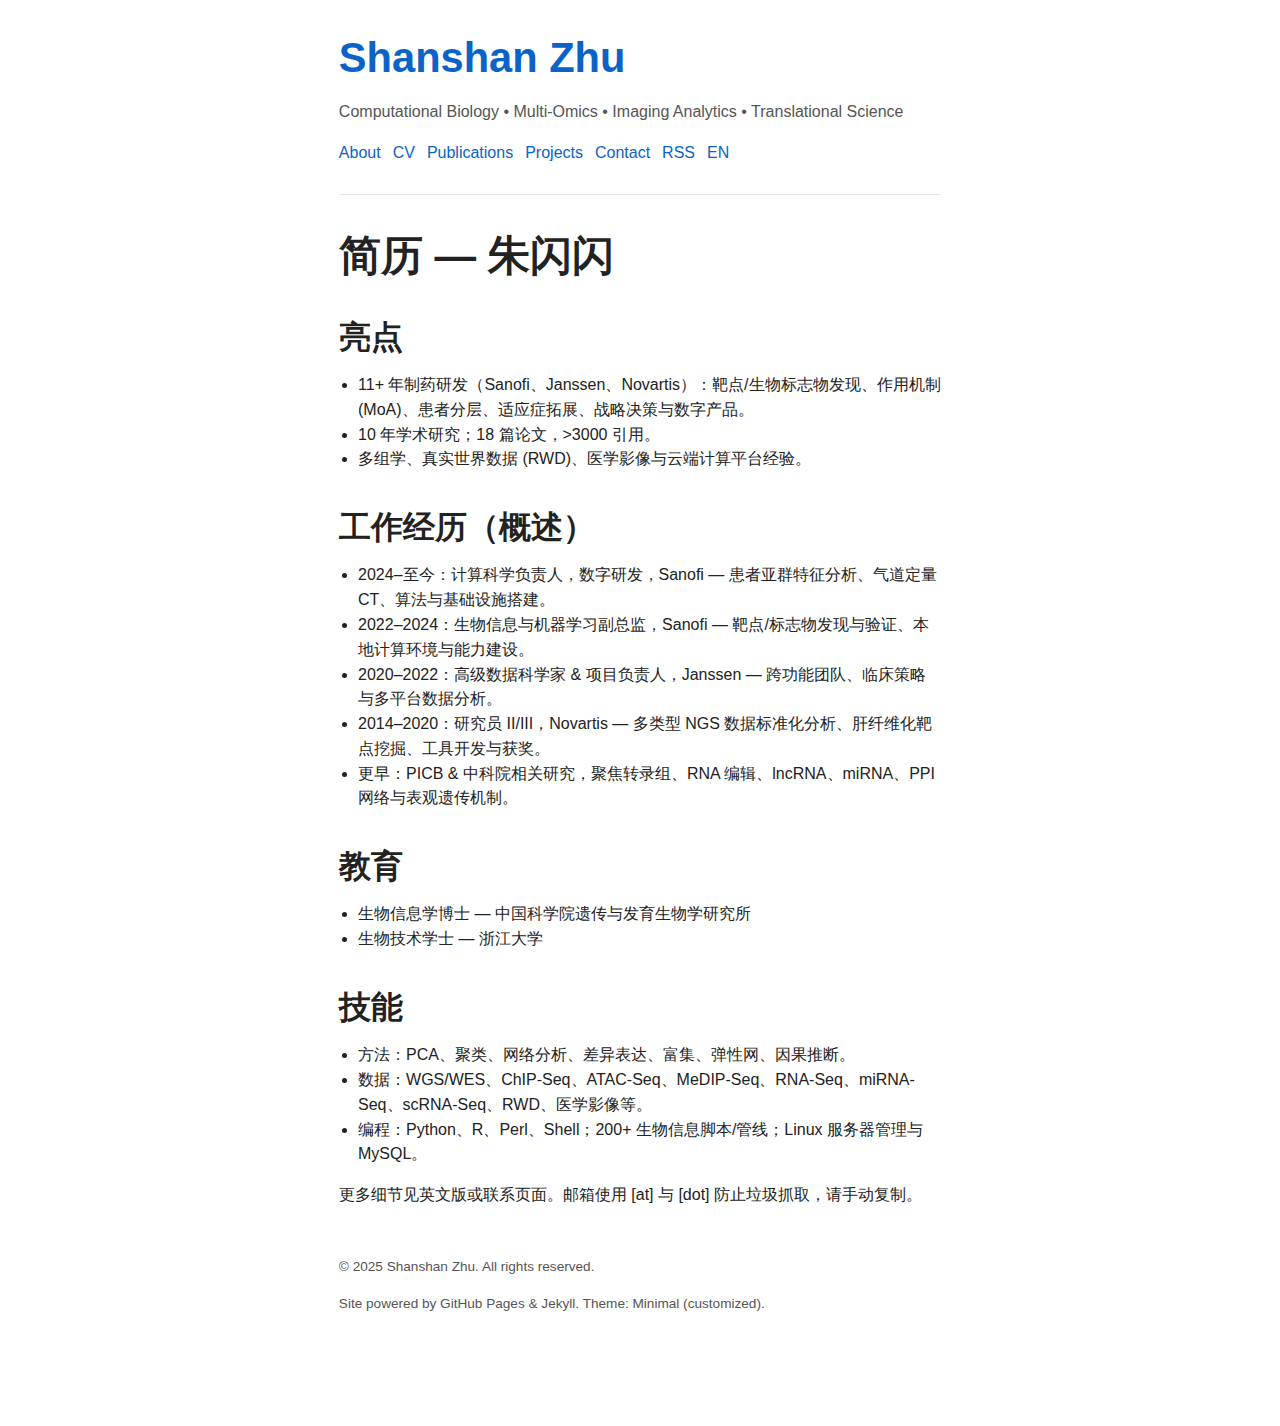
<file: zh/cv/index.html>
<!DOCTYPE html>
<html lang="zh">
  <head>
    <meta charset="utf-8" />
    <meta name="viewport" content="width=device-width,initial-scale=1" />
  <title>简历 | Shanshan Zhu</title>
  
  <link rel="alternate" hreflang="en" href="https://sszhu.github.io/" />
  <link rel="alternate" hreflang="zh" href="https://sszhu.github.io/zh/" />
    <!-- Favicon & App Icons -->
    <link rel="icon" type="image/svg+xml" href="/assets/img/favicon.svg" />
    <link rel="apple-touch-icon" href="/assets/img/favicon.svg" />
    <!-- Open Graph / Twitter Meta -->
    <meta property="og:title" content="简历" />
    <meta property="og:description" content="Computational Scientist Lead & Associate Director, specializing in computational biology, multi-omics, imaging analytics & AI-driven translational science." />
    <meta property="og:type" content="website" />
    <meta property="og:url" content="https://sszhu.github.io/zh/cv/" />
    <meta property="og:image" content="https://sszhu.github.io/assets/img/og-image.png" />
    <meta name="twitter:card" content="summary_large_image" />
    <meta name="twitter:title" content="简历" />
    <meta name="twitter:description" content="Computational Scientist Lead & Associate Director, specializing in computational biology, multi-omics, imaging analytics & AI-driven translational science." />
    <meta name="twitter:image" content="https://sszhu.github.io/assets/img/og-image.png" />
    <!-- Begin Jekyll SEO tag v2.8.0 -->
<title>简历 | Shanshan Zhu</title>
<meta name="generator" content="Jekyll v3.10.0" />
<meta property="og:title" content="简历" />
<meta name="author" content="Shanshan Zhu" />
<meta property="og:locale" content="en_US" />
<meta name="description" content="Computational Scientist Lead &amp; Associate Director, specializing in computational biology, multi-omics, imaging analytics &amp; AI-driven translational science." />
<meta property="og:description" content="Computational Scientist Lead &amp; Associate Director, specializing in computational biology, multi-omics, imaging analytics &amp; AI-driven translational science." />
<link rel="canonical" href="https://sszhu.github.io/zh/cv/" />
<meta property="og:url" content="https://sszhu.github.io/zh/cv/" />
<meta property="og:site_name" content="Shanshan Zhu" />
<meta property="og:type" content="website" />
<meta name="twitter:card" content="summary" />
<meta property="twitter:title" content="简历" />
<script type="application/ld+json">
{"@context":"https://schema.org","@type":"WebPage","author":{"@type":"Person","name":"Shanshan Zhu"},"description":"Computational Scientist Lead &amp; Associate Director, specializing in computational biology, multi-omics, imaging analytics &amp; AI-driven translational science.","headline":"简历","url":"https://sszhu.github.io/zh/cv/"}</script>
<!-- End Jekyll SEO tag -->

    <link rel="alternate" type="application/rss+xml" title="RSS" href="feed.xml" />
    <link rel="stylesheet" href="/assets/css/style.css" />
    <script type="application/ld+json">
    {
      "@context": "https://schema.org",
      "@type": "Person",
      "name": "Shanshan Zhu",
      "alternateName": "朱闪闪",
      "url": "https://sszhu.github.io",
      "jobTitle": "Computational Scientist Lead & Associate Director",
      "email": "mailto:shanshan [dot] zhu [at] sanofi [dot] com",
      "sameAs": [
        "http://scholar.google.com/citations?hl=en&user=cfrySY4AAAAJ",
        "https://github.com/sszhu",
        "https://www.linkedin.com/in/shanshan-z-36b0177a"
      ]
    }
    </script>
    <script>
      // Reconstruct email links from obfuscated markup (optional usage)
      document.addEventListener('DOMContentLoaded', () => {
        document.querySelectorAll('[data-local][data-domain]').forEach(el => {
          const local = el.getAttribute('data-local');
          const domain = el.getAttribute('data-domain');
          if(local && domain){
            const full = local + '@' + domain;
            const a = document.createElement('a');
            a.href = 'mailto:' + full;
            a.textContent = full;
            el.textContent = '';
            el.appendChild(a);
          }
        });
      });
    </script>
  </head>
  <body>
    <a class="skip-link" href="#main">Skip to content</a>
    <header>
      <h1><a href="/">Shanshan Zhu</a></h1>
      <p class="tagline">Computational Biology • Multi-Omics • Imaging Analytics • Translational Science</p>
      <nav aria-label="Primary">
        <ul style="list-style:none;margin:0;padding:0;display:flex;flex-wrap:wrap;gap:.75rem;">
          <li><a href="/about">About</a></li>
          <li><a href="/cv">CV</a></li>
          <li><a href="/publications">Publications</a></li>
          <li><a href="/projects">Projects</a></li>
          <li><a href="/contact">Contact</a></li>
          <li><a href="/feed.xml">RSS</a></li>
          
            <li>
              
                <a href="/" lang="en" hreflang="en" aria-label="Switch to English">EN</a>
              
            </li>
          
        </ul>
      </nav>
      <hr />
    </header>
    <main id="main">
      <h1 id="简历--朱闪闪">简历 — 朱闪闪</h1>

<h2 id="亮点">亮点</h2>
<ul>
  <li>11+ 年制药研发（Sanofi、Janssen、Novartis）：靶点/生物标志物发现、作用机制 (MoA)、患者分层、适应症拓展、战略决策与数字产品。</li>
  <li>10 年学术研究；18 篇论文，&gt;3000 引用。</li>
  <li>多组学、真实世界数据 (RWD)、医学影像与云端计算平台经验。</li>
</ul>

<h2 id="工作经历概述">工作经历（概述）</h2>
<ul>
  <li>2024–至今：计算科学负责人，数字研发，Sanofi — 患者亚群特征分析、气道定量 CT、算法与基础设施搭建。</li>
  <li>2022–2024：生物信息与机器学习副总监，Sanofi — 靶点/标志物发现与验证、本地计算环境与能力建设。</li>
  <li>2020–2022：高级数据科学家 &amp; 项目负责人，Janssen — 跨功能团队、临床策略与多平台数据分析。</li>
  <li>2014–2020：研究员 II/III，Novartis — 多类型 NGS 数据标准化分析、肝纤维化靶点挖掘、工具开发与获奖。</li>
  <li>更早：PICB &amp; 中科院相关研究，聚焦转录组、RNA 编辑、lncRNA、miRNA、PPI 网络与表观遗传机制。</li>
</ul>

<h2 id="教育">教育</h2>
<ul>
  <li>生物信息学博士 — 中国科学院遗传与发育生物学研究所</li>
  <li>生物技术学士 — 浙江大学</li>
</ul>

<h2 id="技能">技能</h2>
<ul>
  <li>方法：PCA、聚类、网络分析、差异表达、富集、弹性网、因果推断。</li>
  <li>数据：WGS/WES、ChIP-Seq、ATAC-Seq、MeDIP-Seq、RNA-Seq、miRNA-Seq、scRNA-Seq、RWD、医学影像等。</li>
  <li>编程：Python、R、Perl、Shell；200+ 生物信息脚本/管线；Linux 服务器管理与 MySQL。</li>
</ul>

<p>更多细节见英文版或联系页面。邮箱使用 [at] 与 [dot] 防止垃圾抓取，请手动复制。</p>

    </main>
    <footer>
      <p>&copy; 2025 Shanshan Zhu. All rights reserved.</p>
      <p>Site powered by GitHub Pages & Jekyll. Theme: Minimal (customized).</p>
    </footer>
  </body>
</html>
</file>
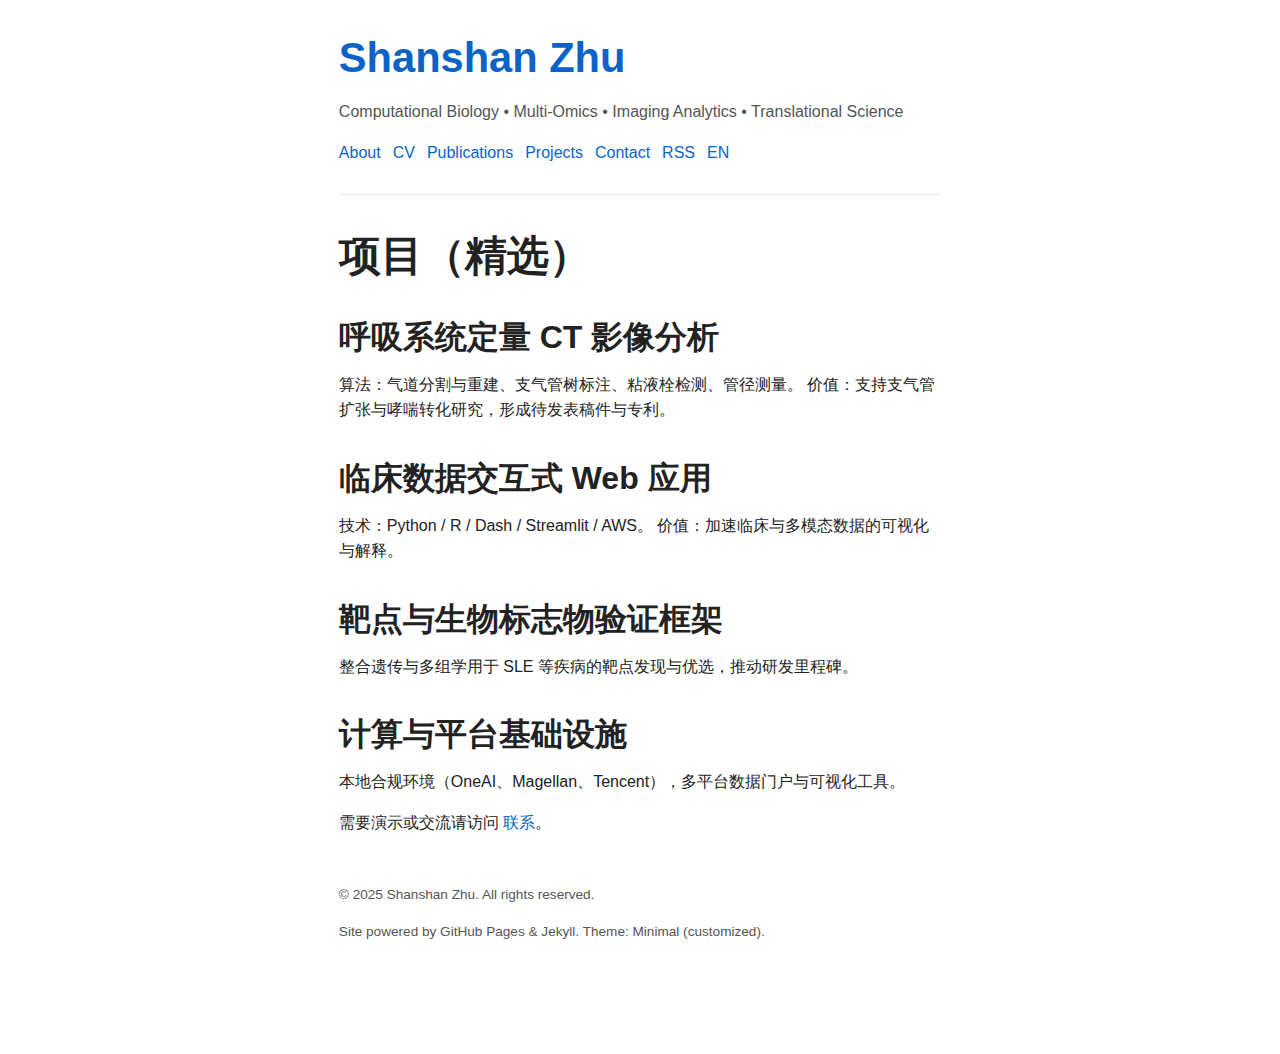
<file: zh/projects/index.html>
<!DOCTYPE html>
<html lang="zh">
  <head>
    <meta charset="utf-8" />
    <meta name="viewport" content="width=device-width,initial-scale=1" />
  <title>项目 | Shanshan Zhu</title>
  
  <link rel="alternate" hreflang="en" href="https://sszhu.github.io/" />
  <link rel="alternate" hreflang="zh" href="https://sszhu.github.io/zh/" />
    <!-- Favicon & App Icons -->
    <link rel="icon" type="image/svg+xml" href="/assets/img/favicon.svg" />
    <link rel="apple-touch-icon" href="/assets/img/favicon.svg" />
    <!-- Open Graph / Twitter Meta -->
    <meta property="og:title" content="项目" />
    <meta property="og:description" content="Computational Scientist Lead & Associate Director, specializing in computational biology, multi-omics, imaging analytics & AI-driven translational science." />
    <meta property="og:type" content="website" />
    <meta property="og:url" content="https://sszhu.github.io/zh/projects/" />
    <meta property="og:image" content="https://sszhu.github.io/assets/img/og-image.png" />
    <meta name="twitter:card" content="summary_large_image" />
    <meta name="twitter:title" content="项目" />
    <meta name="twitter:description" content="Computational Scientist Lead & Associate Director, specializing in computational biology, multi-omics, imaging analytics & AI-driven translational science." />
    <meta name="twitter:image" content="https://sszhu.github.io/assets/img/og-image.png" />
    <!-- Begin Jekyll SEO tag v2.8.0 -->
<title>项目 | Shanshan Zhu</title>
<meta name="generator" content="Jekyll v3.10.0" />
<meta property="og:title" content="项目" />
<meta name="author" content="Shanshan Zhu" />
<meta property="og:locale" content="en_US" />
<meta name="description" content="Computational Scientist Lead &amp; Associate Director, specializing in computational biology, multi-omics, imaging analytics &amp; AI-driven translational science." />
<meta property="og:description" content="Computational Scientist Lead &amp; Associate Director, specializing in computational biology, multi-omics, imaging analytics &amp; AI-driven translational science." />
<link rel="canonical" href="https://sszhu.github.io/zh/projects/" />
<meta property="og:url" content="https://sszhu.github.io/zh/projects/" />
<meta property="og:site_name" content="Shanshan Zhu" />
<meta property="og:type" content="website" />
<meta name="twitter:card" content="summary" />
<meta property="twitter:title" content="项目" />
<script type="application/ld+json">
{"@context":"https://schema.org","@type":"WebPage","author":{"@type":"Person","name":"Shanshan Zhu"},"description":"Computational Scientist Lead &amp; Associate Director, specializing in computational biology, multi-omics, imaging analytics &amp; AI-driven translational science.","headline":"项目","url":"https://sszhu.github.io/zh/projects/"}</script>
<!-- End Jekyll SEO tag -->

    <link rel="alternate" type="application/rss+xml" title="RSS" href="feed.xml" />
    <link rel="stylesheet" href="/assets/css/style.css" />
    <script type="application/ld+json">
    {
      "@context": "https://schema.org",
      "@type": "Person",
      "name": "Shanshan Zhu",
      "alternateName": "朱闪闪",
      "url": "https://sszhu.github.io",
      "jobTitle": "Computational Scientist Lead & Associate Director",
      "email": "mailto:shanshan [dot] zhu [at] sanofi [dot] com",
      "sameAs": [
        "http://scholar.google.com/citations?hl=en&user=cfrySY4AAAAJ",
        "https://github.com/sszhu",
        "https://www.linkedin.com/in/shanshan-z-36b0177a"
      ]
    }
    </script>
    <script>
      // Reconstruct email links from obfuscated markup (optional usage)
      document.addEventListener('DOMContentLoaded', () => {
        document.querySelectorAll('[data-local][data-domain]').forEach(el => {
          const local = el.getAttribute('data-local');
          const domain = el.getAttribute('data-domain');
          if(local && domain){
            const full = local + '@' + domain;
            const a = document.createElement('a');
            a.href = 'mailto:' + full;
            a.textContent = full;
            el.textContent = '';
            el.appendChild(a);
          }
        });
      });
    </script>
  </head>
  <body>
    <a class="skip-link" href="#main">Skip to content</a>
    <header>
      <h1><a href="/">Shanshan Zhu</a></h1>
      <p class="tagline">Computational Biology • Multi-Omics • Imaging Analytics • Translational Science</p>
      <nav aria-label="Primary">
        <ul style="list-style:none;margin:0;padding:0;display:flex;flex-wrap:wrap;gap:.75rem;">
          <li><a href="/about">About</a></li>
          <li><a href="/cv">CV</a></li>
          <li><a href="/publications">Publications</a></li>
          <li><a href="/projects">Projects</a></li>
          <li><a href="/contact">Contact</a></li>
          <li><a href="/feed.xml">RSS</a></li>
          
            <li>
              
                <a href="/" lang="en" hreflang="en" aria-label="Switch to English">EN</a>
              
            </li>
          
        </ul>
      </nav>
      <hr />
    </header>
    <main id="main">
      <h1 id="项目精选">项目（精选）</h1>

<h2 id="呼吸系统定量-ct-影像分析">呼吸系统定量 CT 影像分析</h2>
<p>算法：气道分割与重建、支气管树标注、粘液栓检测、管径测量。
价值：支持支气管扩张与哮喘转化研究，形成待发表稿件与专利。</p>

<h2 id="临床数据交互式-web-应用">临床数据交互式 Web 应用</h2>
<p>技术：Python / R / Dash / Streamlit / AWS。
价值：加速临床与多模态数据的可视化与解释。</p>

<h2 id="靶点与生物标志物验证框架">靶点与生物标志物验证框架</h2>
<p>整合遗传与多组学用于 SLE 等疾病的靶点发现与优选，推动研发里程碑。</p>

<h2 id="计算与平台基础设施">计算与平台基础设施</h2>
<p>本地合规环境（OneAI、Magellan、Tencent），多平台数据门户与可视化工具。</p>

<p>需要演示或交流请访问 <a href="./contact">联系</a>。</p>

    </main>
    <footer>
      <p>&copy; 2025 Shanshan Zhu. All rights reserved.</p>
      <p>Site powered by GitHub Pages & Jekyll. Theme: Minimal (customized).</p>
    </footer>
  </body>
</html>
</file>
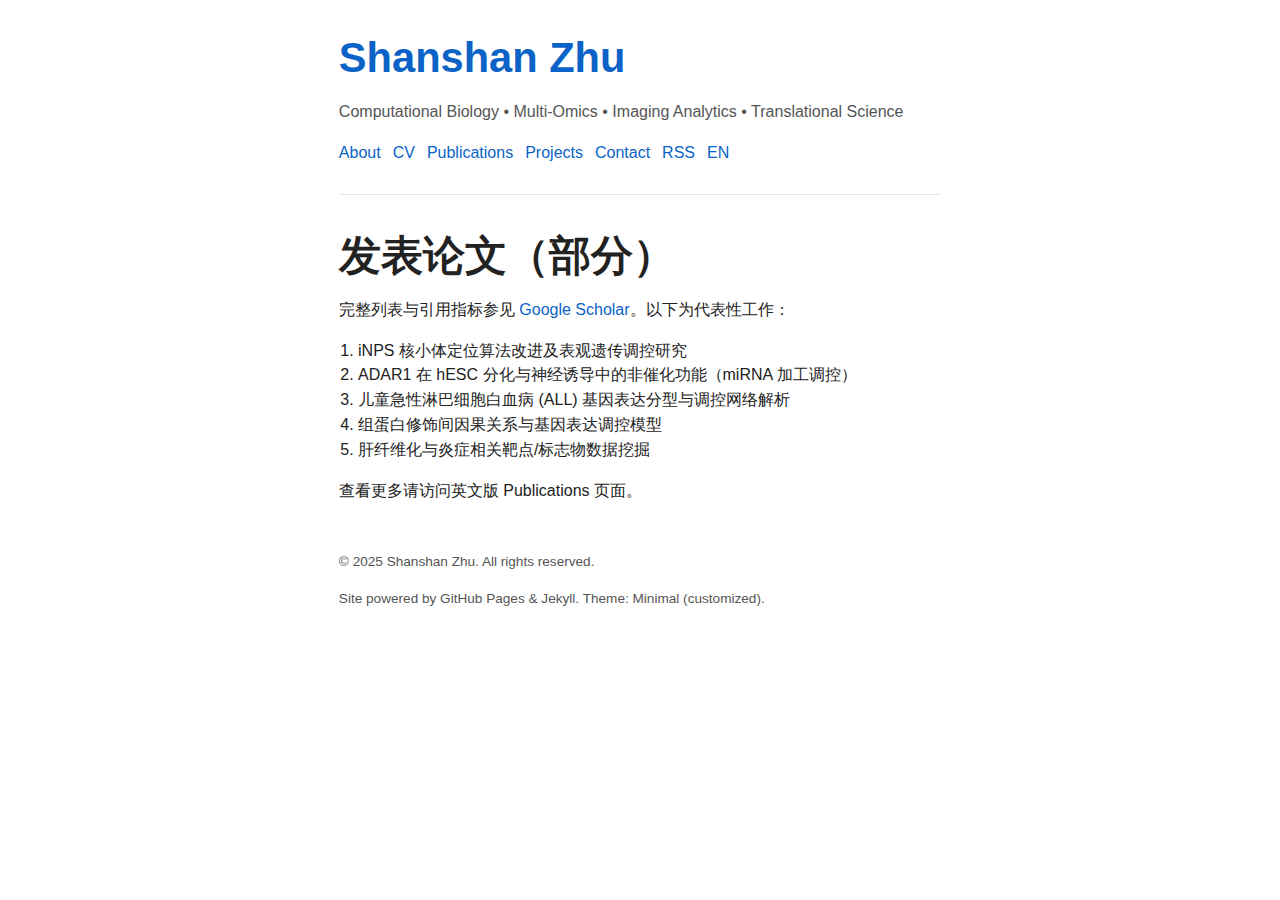
<file: zh/publications/index.html>
<!DOCTYPE html>
<html lang="zh">
  <head>
    <meta charset="utf-8" />
    <meta name="viewport" content="width=device-width,initial-scale=1" />
  <title>发表论文 | Shanshan Zhu</title>
  
  <link rel="alternate" hreflang="en" href="https://sszhu.github.io/" />
  <link rel="alternate" hreflang="zh" href="https://sszhu.github.io/zh/" />
    <!-- Favicon & App Icons -->
    <link rel="icon" type="image/svg+xml" href="/assets/img/favicon.svg" />
    <link rel="apple-touch-icon" href="/assets/img/favicon.svg" />
    <!-- Open Graph / Twitter Meta -->
    <meta property="og:title" content="发表论文" />
    <meta property="og:description" content="Computational Scientist Lead & Associate Director, specializing in computational biology, multi-omics, imaging analytics & AI-driven translational science." />
    <meta property="og:type" content="website" />
    <meta property="og:url" content="https://sszhu.github.io/zh/publications/" />
    <meta property="og:image" content="https://sszhu.github.io/assets/img/og-image.png" />
    <meta name="twitter:card" content="summary_large_image" />
    <meta name="twitter:title" content="发表论文" />
    <meta name="twitter:description" content="Computational Scientist Lead & Associate Director, specializing in computational biology, multi-omics, imaging analytics & AI-driven translational science." />
    <meta name="twitter:image" content="https://sszhu.github.io/assets/img/og-image.png" />
    <!-- Begin Jekyll SEO tag v2.8.0 -->
<title>发表论文 | Shanshan Zhu</title>
<meta name="generator" content="Jekyll v3.10.0" />
<meta property="og:title" content="发表论文" />
<meta name="author" content="Shanshan Zhu" />
<meta property="og:locale" content="en_US" />
<meta name="description" content="Computational Scientist Lead &amp; Associate Director, specializing in computational biology, multi-omics, imaging analytics &amp; AI-driven translational science." />
<meta property="og:description" content="Computational Scientist Lead &amp; Associate Director, specializing in computational biology, multi-omics, imaging analytics &amp; AI-driven translational science." />
<link rel="canonical" href="https://sszhu.github.io/zh/publications/" />
<meta property="og:url" content="https://sszhu.github.io/zh/publications/" />
<meta property="og:site_name" content="Shanshan Zhu" />
<meta property="og:type" content="website" />
<meta name="twitter:card" content="summary" />
<meta property="twitter:title" content="发表论文" />
<script type="application/ld+json">
{"@context":"https://schema.org","@type":"WebPage","author":{"@type":"Person","name":"Shanshan Zhu"},"description":"Computational Scientist Lead &amp; Associate Director, specializing in computational biology, multi-omics, imaging analytics &amp; AI-driven translational science.","headline":"发表论文","url":"https://sszhu.github.io/zh/publications/"}</script>
<!-- End Jekyll SEO tag -->

    <link rel="alternate" type="application/rss+xml" title="RSS" href="feed.xml" />
    <link rel="stylesheet" href="/assets/css/style.css" />
    <script type="application/ld+json">
    {
      "@context": "https://schema.org",
      "@type": "Person",
      "name": "Shanshan Zhu",
      "alternateName": "朱闪闪",
      "url": "https://sszhu.github.io",
      "jobTitle": "Computational Scientist Lead & Associate Director",
      "email": "mailto:shanshan [dot] zhu [at] sanofi [dot] com",
      "sameAs": [
        "http://scholar.google.com/citations?hl=en&user=cfrySY4AAAAJ",
        "https://github.com/sszhu",
        "https://www.linkedin.com/in/shanshan-z-36b0177a"
      ]
    }
    </script>
    <script>
      // Reconstruct email links from obfuscated markup (optional usage)
      document.addEventListener('DOMContentLoaded', () => {
        document.querySelectorAll('[data-local][data-domain]').forEach(el => {
          const local = el.getAttribute('data-local');
          const domain = el.getAttribute('data-domain');
          if(local && domain){
            const full = local + '@' + domain;
            const a = document.createElement('a');
            a.href = 'mailto:' + full;
            a.textContent = full;
            el.textContent = '';
            el.appendChild(a);
          }
        });
      });
    </script>
  </head>
  <body>
    <a class="skip-link" href="#main">Skip to content</a>
    <header>
      <h1><a href="/">Shanshan Zhu</a></h1>
      <p class="tagline">Computational Biology • Multi-Omics • Imaging Analytics • Translational Science</p>
      <nav aria-label="Primary">
        <ul style="list-style:none;margin:0;padding:0;display:flex;flex-wrap:wrap;gap:.75rem;">
          <li><a href="/about">About</a></li>
          <li><a href="/cv">CV</a></li>
          <li><a href="/publications">Publications</a></li>
          <li><a href="/projects">Projects</a></li>
          <li><a href="/contact">Contact</a></li>
          <li><a href="/feed.xml">RSS</a></li>
          
            <li>
              
                <a href="/" lang="en" hreflang="en" aria-label="Switch to English">EN</a>
              
            </li>
          
        </ul>
      </nav>
      <hr />
    </header>
    <main id="main">
      <h1 id="发表论文部分">发表论文（部分）</h1>

<p>完整列表与引用指标参见 <a href="http://scholar.google.com/citations?hl=en&amp;user=cfrySY4AAAAJ">Google Scholar</a>。以下为代表性工作：</p>

<ol>
  <li>iNPS 核小体定位算法改进及表观遗传调控研究</li>
  <li>ADAR1 在 hESC 分化与神经诱导中的非催化功能（miRNA 加工调控）</li>
  <li>儿童急性淋巴细胞白血病 (ALL) 基因表达分型与调控网络解析</li>
  <li>组蛋白修饰间因果关系与基因表达调控模型</li>
  <li>肝纤维化与炎症相关靶点/标志物数据挖掘</li>
</ol>

<p>查看更多请访问英文版 Publications 页面。</p>

    </main>
    <footer>
      <p>&copy; 2025 Shanshan Zhu. All rights reserved.</p>
      <p>Site powered by GitHub Pages & Jekyll. Theme: Minimal (customized).</p>
    </footer>
  </body>
</html>
</file>
<file: assets/css/style.css>
/* Global stylesheet for personal site */
:root {
  --font-sans: -apple-system,BlinkMacSystemFont,"Segoe UI",Roboto,"Helvetica Neue",Arial,sans-serif;
  --font-mono: ui-monospace, SFMono-Regular, Menlo, Consolas, "Liberation Mono", monospace;
  --color-bg: #ffffff;
  --color-text: #222222;
  --color-accent: #0B63C7;
  --color-accent-hover: #094d99;
  --color-muted: #555555;
  --color-border: #e2e5e9;
  --color-code-bg: #f6f8fa;
  --max-width: 72ch;
  --line-height: 1.55;
  --radius-sm: 4px;
  --transition: 0.18s ease-in-out;
  --shadow-sm: 0 1px 2px rgba(0,0,0,0.06);
}

html { box-sizing: border-box; }
*, *::before, *::after { box-sizing: inherit; }

body {
  margin: 2rem auto;
  padding: 0 1.2rem 4rem;
  max-width: var(--max-width);
  font-family: var(--font-sans);
  font-size: 16px;
  line-height: var(--line-height);
  background: var(--color-bg);
  color: var(--color-text);
  -webkit-font-smoothing: antialiased;
}

h1, h2, h3, h4, h5 { font-weight: 600; line-height: 1.25; margin: 2.2rem 0 1rem; }

h1 { font-size: clamp(2rem, 5vw, 2.6rem); }
h2 { font-size: clamp(1.6rem, 3.5vw, 2rem); }
h3 { font-size: 1.35rem; }
h4 { font-size: 1.15rem; }

p, ul, ol, blockquote, pre, table { margin: 1rem 0; }

ul, ol { padding-left: 1.2rem; }

blockquote { border-left: 4px solid var(--color-border); padding: .5rem 1rem; background: #fafafa; }

code, pre { font-family: var(--font-mono); font-size: 0.9rem; }
code { background: var(--color-code-bg); padding: 0 .35em; border-radius: var(--radius-sm); }
pre { background: var(--color-code-bg); padding: .9rem 1.1rem; border-radius: var(--radius-sm); overflow-x: auto; }
pre code { background: transparent; padding: 0; }

a { color: var(--color-accent); text-decoration: none; transition: color var(--transition); }
a:hover, a:focus { color: var(--color-accent-hover); }

table { width: 100%; border-collapse: collapse; font-size: .95rem; }
th, td { padding: .5rem .75rem; border: 1px solid var(--color-border); text-align: left; }
th { background: #f0f3f6; }

header { margin-bottom: 1.5rem; }
header h1 { margin-top: 0; }
.tagline { font-weight: 500; color: var(--color-muted); margin-top: .3rem; }
nav ul { list-style: none; margin: .75rem 0 0; padding: 0; display: flex; flex-wrap: wrap; gap: .75rem; }
nav a { white-space: nowrap; }

hr { border: none; border-top: 1px solid var(--color-border); margin: 1.75rem 0; }

footer { margin-top: 3rem; font-size: .85rem; color: var(--color-muted); }

img { max-width: 100%; height: auto; border-radius: var(--radius-sm); }

/* Skip link for accessibility */
.skip-link { position: absolute; left: -999px; top: auto; width: 1px; height: 1px; overflow: hidden; }
.skip-link:focus { position: static; width: auto; height: auto; padding: .5rem 1rem; background: #000; color: #fff; z-index: 1000; }

/* Responsive adjustments */
@media (max-width: 640px) {
  body { font-size: 15px; }
  nav ul { gap: .5rem; }
}

/* Utility */
.muted { color: var(--color-muted); }
.flex { display: flex; }
.grid { display: grid; gap: 1rem; }

/* Dark mode placeholder (Phase 6) */
@media (prefers-color-scheme: dark) {
  :root { --color-bg: #0f1214; --color-text: #e8ecf0; --color-border: #283036; --color-code-bg: #1d2327; }
  blockquote { background: #161b1f; border-color: #283036; }
  th { background: #1d2327; }
  hr { border-top-color: #283036; }
}
</file>
